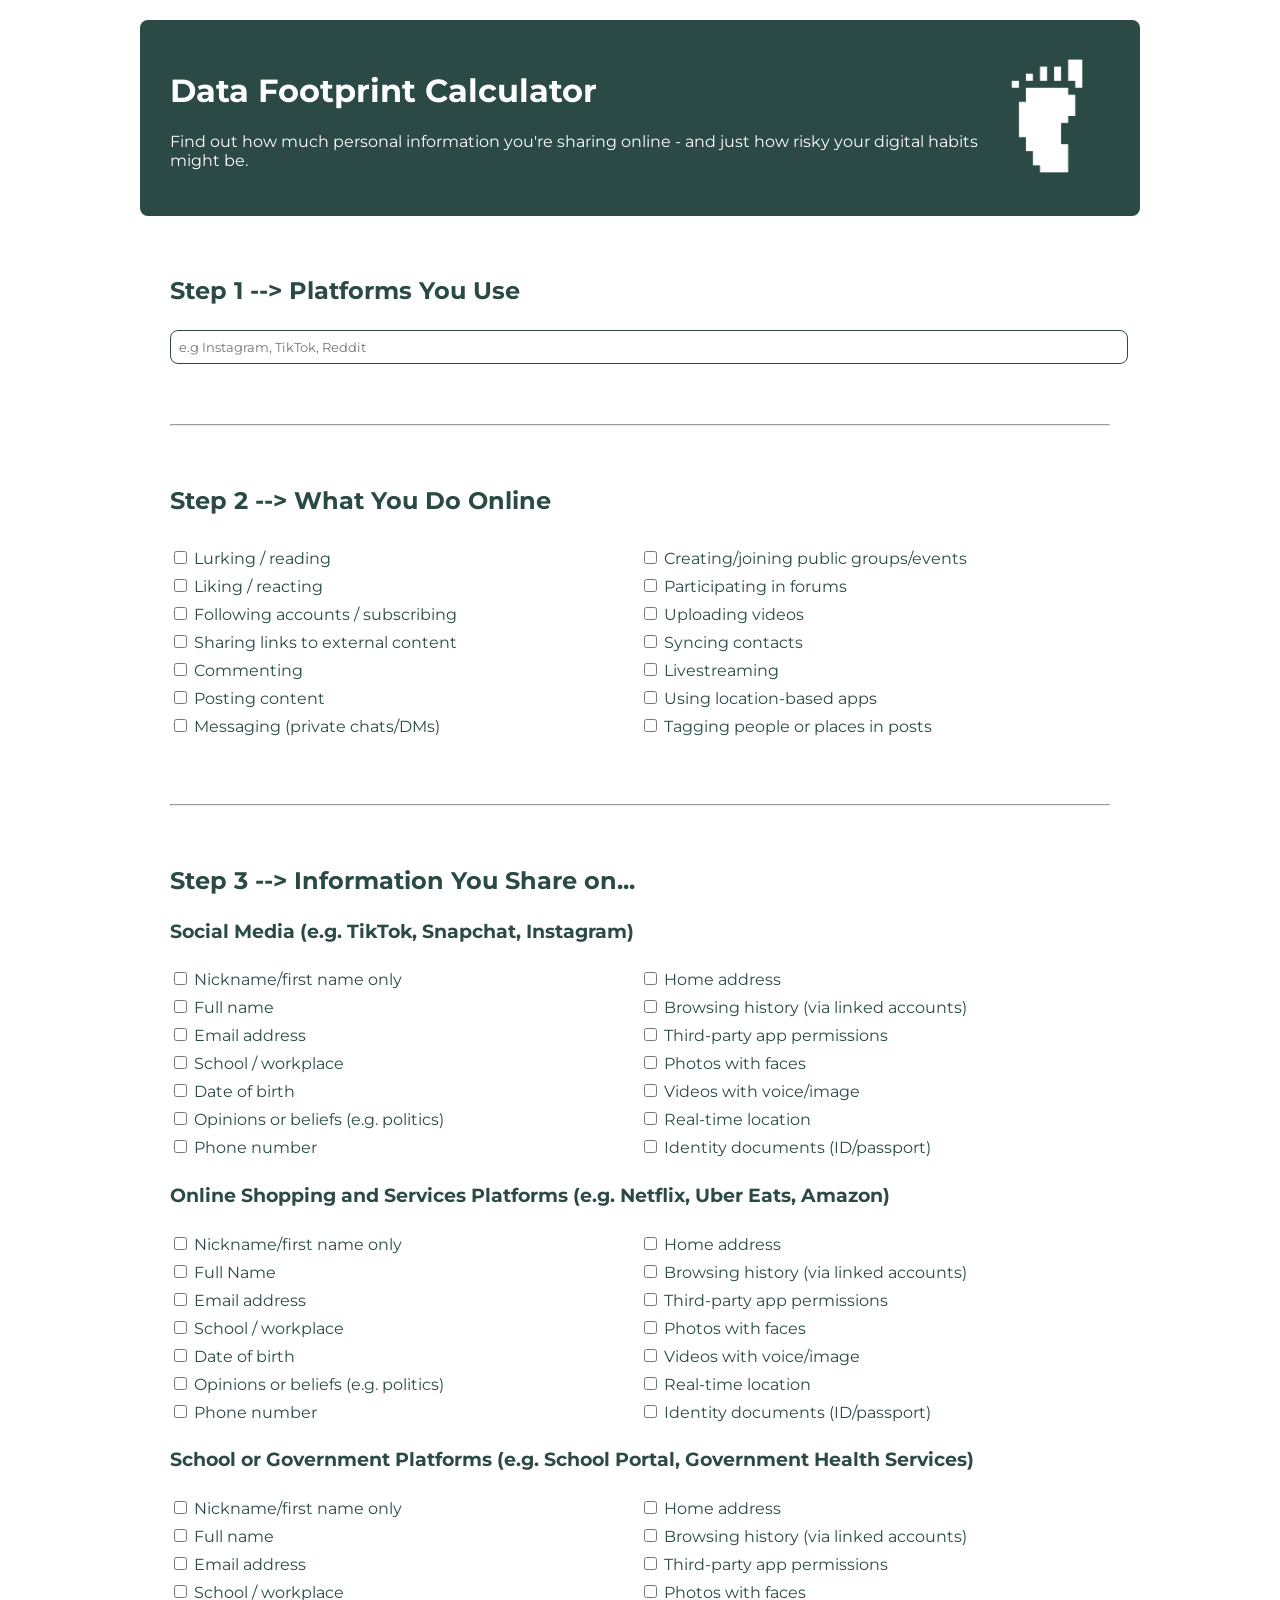
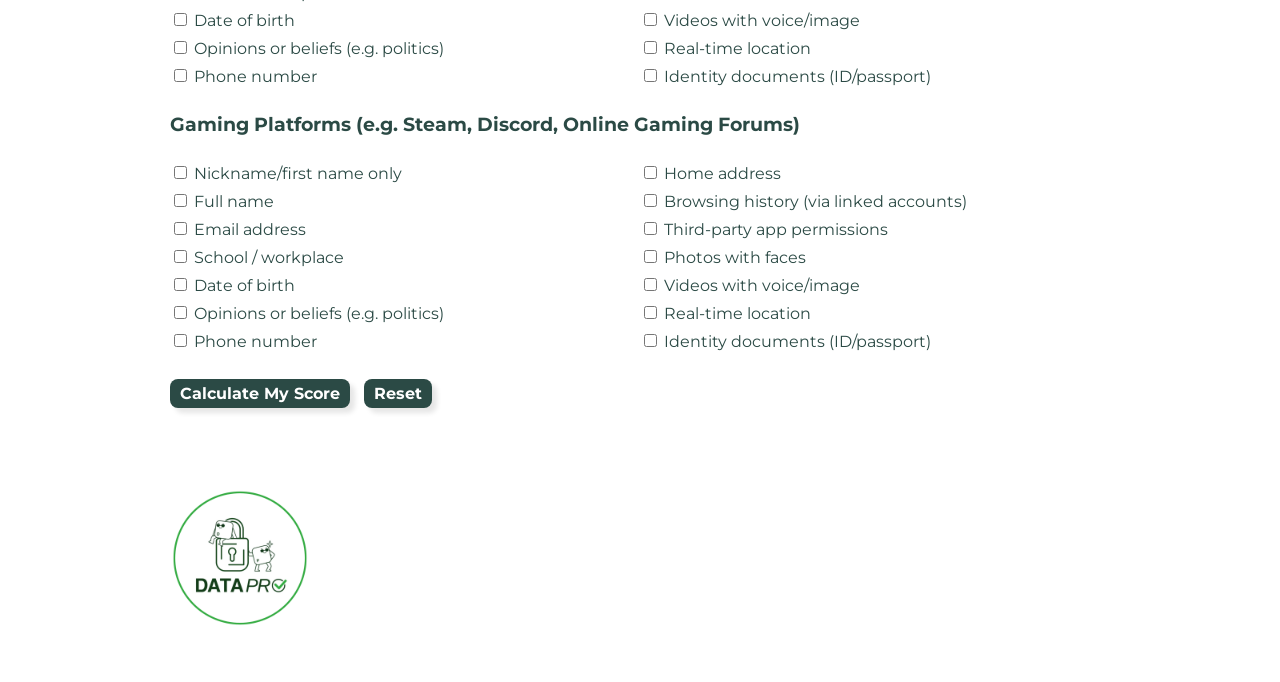
<file: index.html>
<!DOCTYPE html>
<html>

<head>
    <meta charset="UTF-8">
    <title>Data Footprint Calculator</title>
    <link rel="preconnect" href="https://fonts.googleapis.com">
    <link rel="preconnect" href="https://fonts.gstatic.com" crossorigin>
    <link
        href="https://fonts.googleapis.com/css2?family=Montserrat:ital,wght@0,100..900;1,100..900&family=Oswald:wght@200..700&family=Press+Start+2P&display=swap"
        rel="stylesheet">
    <link rel="stylesheet" href="styles.css">
    <meta name="viewport" content="width=device-width, initial-scale=1.0">
    <link rel="icon" href="assets/favicon-calculator.png" type="image/png">

</head>

<body>
    <div class="content-padding page-header flex-row">
        <div>
            <h1>Data Footprint Calculator</h1>
            <p style="color: white;">Find out how much personal information you're sharing online - and just how risky
                your digital habits might be.</p>
        </div>
        <div>
            <img src="assets/footprint-pixelated.png" alt="footprint icon">
        </div>

    </div>

    <form id="footprintForm" class="content-padding">
        <h2>Step 1 --> Platforms You Use</h2>
        <label><input type="text" name="platforms" placeholder="e.g Instagram, TikTok, Reddit"
                style="width:100%;"></label>

        <hr>
        <h2>Step 2 --> What You Do Online</h2>
        <div class="flex-row">
            <div class="checkbox-container">
                <label><input type="checkbox" name="activity" value="1"> Lurking / reading</label>
                <label><input type="checkbox" name="activity" value="1"> Liking / reacting</label>
                <label><input type="checkbox" name="activity" value="1"> Following accounts / subscribing</label>
                <label><input type="checkbox" name="activity" value="2"> Sharing links to external content</label>
                <label><input type="checkbox" name="activity" value="2"> Commenting</label>
                <label><input type="checkbox" name="activity" value="2"> Posting content</label>
                <label><input type="checkbox" name="activity" value="2"> Messaging (private chats/DMs)</label>
            </div>
            <div>
                <label><input type="checkbox" name="activity" value="2"> Creating/joining public groups/events</label>
                <label><input type="checkbox" name="activity" value="2"> Participating in forums</label>
                <label><input type="checkbox" name="activity" value="3"> Uploading videos</label>
                <label><input type="checkbox" name="activity" value="3"> Syncing contacts</label>
                <label><input type="checkbox" name="activity" value="4"> Livestreaming</label>
                <label><input type="checkbox" name="activity" value="4"> Using location-based apps</label>
                <label><input type="checkbox" name="activity" value="4"> Tagging people or places in posts</label>
            </div>
        </div>
        <hr>
        <h2>Step 3 --> Information You Share on...</h2>
        <h3>Social Media (e.g. TikTok, Snapchat, Instagram)</h3>
        <div class="flex-row">
            <div class="checkbox-container">
                <label><input type="checkbox" name="info" value="1"> Nickname/first name only</label>
                <label><input type="checkbox" name="info" value="2"> Full name</label>
                <label><input type="checkbox" name="info" value="2"> Email address</label>
                <label><input type="checkbox" name="info" value="3"> School / workplace</label>
                <label><input type="checkbox" name="info" value="2"> Date of birth</label>
                <label><input type="checkbox" name="info" value="2"> Opinions or beliefs (e.g. politics)</label>
                <label><input type="checkbox" name="info" value="3"> Phone number</label>
            </div>
            <div>
                <label><input type="checkbox" name="info" value="3"> Home address</label>
                <label><input type="checkbox" name="info" value="3"> Browsing history (via linked accounts)</label>
                <label><input type="checkbox" name="info" value="3"> Third-party app permissions</label>
                <label><input type="checkbox" name="info" value="3"> Photos with faces</label>
                <label><input type="checkbox" name="info" value="3"> Videos with voice/image</label>
                <label><input type="checkbox" name="info" value="4"> Real-time location</label>
                <label><input type="checkbox" name="info" value="4"> Identity documents (ID/passport)</label>
            </div>
        </div>

        <h3>Online Shopping and Services Platforms (e.g. Netflix, Uber Eats, Amazon)</h3>
        <div class="flex-row">
            <div class="checkbox-container">
                <label><input type="checkbox" name="info" value="1"> Nickname/first name only</label>
                <label><input type="checkbox" name="info" value="2"> Full Name</label>
                <label><input type="checkbox" name="info" value="2"> Email address</label>
                <label><input type="checkbox" name="info" value="3"> School / workplace</label>
                <label><input type="checkbox" name="info" value="3"> Date of birth</label>
                <label><input type="checkbox" name="info" value="2"> Opinions or beliefs (e.g. politics)</label>
                <label><input type="checkbox" name="info" value="3"> Phone number</label>
            </div>
            <div>
                <label><input type="checkbox" name="info" value="2"> Home address</label>
                <label><input type="checkbox" name="info" value="3"> Browsing history (via linked accounts)</label>
                <label><input type="checkbox" name="info" value="3"> Third-party app permissions</label>
                <label><input type="checkbox" name="info" value="2"> Photos with faces</label>
                <label><input type="checkbox" name="info" value="2"> Videos with voice/image</label>
                <label><input type="checkbox" name="info" value="3"> Real-time location</label>
                <label><input type="checkbox" name="info" value="4"> Identity documents (ID/passport)</label>
            </div>
        </div>

        <h3>School or Government Platforms (e.g. School Portal, Government Health Services)</h3>
        <div class="flex-row">
            <div class="checkbox-container">
                <label><input type="checkbox" name="info" value="1"> Nickname/first name only</label>
                <label><input type="checkbox" name="info" value="2"> Full name</label>
                <label><input type="checkbox" name="info" value="2"> Email address</label>
                <label><input type="checkbox" name="info" value="2"> School / workplace</label>
                <label><input type="checkbox" name="info" value="2"> Date of birth</label>
                <label><input type="checkbox" name="info" value="2"> Opinions or beliefs (e.g. politics)</label>
                <label><input type="checkbox" name="info" value="2"> Phone number</label>
            </div>
            <div>
                <label><input type="checkbox" name="info" value="2"> Home address</label>
                <label><input type="checkbox" name="info" value="2"> Browsing history (via linked accounts)</label>
                <label><input type="checkbox" name="info" value="2"> Third-party app permissions</label>
                <label><input type="checkbox" name="info" value="1"> Photos with faces</label>
                <label><input type="checkbox" name="info" value="1"> Videos with voice/image</label>
                <label><input type="checkbox" name="info" value="2"> Real-time location</label>
                <label><input type="checkbox" name="info" value="2"> Identity documents (ID/passport)</label>
            </div>
        </div>

        <h3>Gaming Platforms (e.g. Steam, Discord, Online Gaming Forums)</h3>
        <div class="flex-row">
            <div class="checkbox-container">
                <label><input type="checkbox" name="info" value="1"> Nickname/first name only</label>
                <label><input type="checkbox" name="info" value="3"> Full name</label>
                <label><input type="checkbox" name="info" value="3"> Email address</label>
                <label><input type="checkbox" name="info" value="3"> School / workplace</label>
                <label><input type="checkbox" name="info" value="2"> Date of birth</label>
                <label><input type="checkbox" name="info" value="2"> Opinions or beliefs (e.g. politics)</label>
                <label><input type="checkbox" name="info" value="3"> Phone number</label>
            </div>
            <div>
                <label><input type="checkbox" name="info" value="4"> Home address</label>
                <label><input type="checkbox" name="info" value="3"> Browsing history (via linked accounts)</label>
                <label><input type="checkbox" name="info" value="3"> Third-party app permissions</label>
                <label><input type="checkbox" name="info" value="3"> Photos with faces</label>
                <label><input type="checkbox" name="info" value="3"> Videos with voice/image</label>
                <label><input type="checkbox" name="info" value="4"> Real-time location</label>
                <label><input type="checkbox" name="info" value="4"> Identity documents (ID/passport)</label>
            </div>
        </div>

        <button type="button" id="submitBtn" style="margin-top:20px;">Calculate My Score</button>
        <button type="button" id="resetBtn" style="margin-left:10px;">Reset</button>

    </form>



    <div id="result" style="color: black;"></div>

    <div id="riskBreakdown" class="hidden content-padding">

        <hr>

        <h2>Understanding the Risks</h2>
        <p>Below you’ll find a full explanation of the risks associated with the things you do and share online. Not all
            actions are equally risky — context matters, so <e>where</e> you post something can make a big difference.
            For example, sharing your location privately with friends is very different from posting it publicly on a
            livestream. That’s why we’ve broken things down into separate tables based on the type of platform you’re
            using.</p>
        <p>Check out the links below to explore each category in more detail:</p>
        <ul>
            <li class="explananation-li"><a href="#activities-done-table">Activities done online</a></li>
            <li class="explananation-li"><a href="#info-sm-table">Information shared on social media platforms</a></li>
            <li class="explananation-li"><a href="#info-shopping-table">Information shared on online shopping and
                    services platforms</a></li>
            <li class="explananation-li"><a href="#info-school-table">Information shared on school or government
                    platforms</a></li>
            <li class="explananation-li"><a href="#info-gaming-table">Information shared on gaming platforms</a></li>
        </ul>
        <p>The more you understand, the more in control you’ll be of your data footprint. Stay safe out there!</p>

        <h3 style="padding-top: 24px;" id="activities-done-table">Activites Done Online</h3>
        <div class="table-container">
            <table>
                <thead>
                    <tr>
                        <th>Activity</th>
                        <th>Risk Level</th>
                        <th>Why it Might Be Risky</th>
                    </tr>
                </thead>
                <tbody>
                    <tr>
                        <td>Lurking / reading</td>
                        <td>Low</td>
                        <td>Passive activity; no data is shared.</td>
                    </tr>
                    <tr>
                        <td>Liking / reacting</td>
                        <td>Low</td>
                        <td>Minimal data is shared; patterns may still be tracked.</td>
                    </tr>
                    <tr>
                        <td>Following accounts / subscribing</td>
                        <td>Low</td>
                        <td>May reveal interests, but limited direct exposure.</td>
                    </tr>
                    <tr>
                        <td>Sharing links to external content</td>
                        <td>Medium</td>
                        <td>Can indicate views and interests; can include tracking links.</td>
                    </tr>
                    <tr>
                        <td>Commenting</td>
                        <td>Medium</td>
                        <td>Reveals opinions; may include personal info unintentionally.</td>
                    </tr>
                    <tr>
                        <td>Posting content</td>
                        <td>Medium</td>
                        <td>May contain identifying details or patterns of behaviour.</td>
                    </tr>
                    <tr>
                        <td>Messaging (private chats/DMs)</td>
                        <td>Medium</td>
                        <td>Private, but still stored and potentially exposed.</td>
                    </tr>
                    <tr>
                        <td>Creating/joining public groups/events</td>
                        <td>Medium</td>
                        <td>Shows interests, affiliations, or physical presence.</td>
                    </tr>
                    <tr>
                        <td>Participating in forums</td>
                        <td>Medium</td>
                        <td>Often permanent, searchable, and potentially identifying.</td>
                    </tr>
                    <tr>
                        <td>Uploading videos</td>
                        <td>High</td>
                        <td>Can reveal appearance, voice, surroundings, identity.</td>
                    </tr>
                    <tr>
                        <td>Syncing contacts</td>
                        <td>High</td>
                        <td>Shares your personal network with the platform.</td>
                    </tr>
                    <tr>
                        <td>Livestreaming</td>
                        <td>Very High</td>
                        <td>Real-time exposure with high potential for oversharing.</td>
                    </tr>
                    <tr>
                        <td>Using location-based apps</td>
                        <td>Very High</td>
                        <td>Tracks movements and habits in real time.</td>
                    </tr>
                    <tr>
                        <td>Tagging people or places in posts</td>
                        <td>Very High</td>
                        <td>Reveals identity, location, and relationships.</td>
                    </tr>
                </tbody>
            </table>
        </div>

        <h3 style="padding-top: 24px;" id="info-sm-table">Information Shared on Social Media Platforms</h3>
        <div class="table-container">
            <table>
                <thead>
                    <tr>
                        <th>Type of Info Shared</th>
                        <th>Sensitivity Level</th>
                        <th>Why it Might Be Risky</th>
                    </tr>
                </thead>
                <tbody>
                    <tr>
                        <td>Nickname/first name only</td>
                        <td>Low</td>
                        <td>Low risk of being personally identified or tracked.</td>
                    </tr>
                    <tr>
                        <td>Full name</td>
                        <td>Medium</td>
                        <td>Easier for strangers to find you and other personal details about you.</td>
                    </tr>
                    <tr>
                        <td>Email address</td>
                        <td>Medium</td>
                        <td>Can be used for tracking, spam, or phishing attempts.</td>
                    </tr>
                    <tr>
                        <td>Date of birth</td>
                        <td>Medium</td>
                        <td>Used in security questions. May expose you to identity theft risks.</td>
                    </tr>
                    <tr>
                        <td>Opinions or beliefs (e.g. politics)</td>
                        <td>Medium</td>
                        <td>Can be used to profile or target you with manipulative content or ads.</td>
                    </tr>
                    <tr>
                        <td>School / workplace</td>
                        <td>High</td>
                        <td>Reveals daily routine and location, increasing risk of unwanted contact or stalking.</td>
                    </tr>
                    <tr>
                        <td>Phone number</td>
                        <td>High</td>
                        <td>Used for verification, but also enables spam, scams, tracking, and potential account takeover.</td>
                    </tr>
                    <tr>
                        <td>Home address</td>
                        <td>High</td>
                        <td>Reveals where you live; risk of stalking or physical harm.</td>
                    </tr>
                    <tr>
                        <td>Browsing history (via linked accounts)</td>
                        <td>High</td>
                        <td>Can build an in-depth profile of your habits and interests which could be used for manipulation.</td>
                    </tr>
                    <tr>
                        <td>Third-party app permissions</td>
                        <td>High</td>
                        <td>Allows other apps access to your data, often with little transparency.</td>
                    </tr>
                    <tr>
                        <td>Photos with faces</td>
                        <td>High</td>
                        <td>Risks include facial recognition abuse and unwanted identification.</td>
                    </tr>
                    <tr>
                        <td>Videos with voice/image</td>
                        <td>High</td>
                        <td>Reveals multiple personal characteristics and details, increasing privacy invasion risk.</td>
                    </tr>
                    <tr>
                        <td>Real-time location</td>
                        <td>Very High</td>
                        <td>Can be used to track movements and current position, increasing risk of stalking or physical harm.</td>
                    </tr>
                    <tr>
                        <td>Identity documents (ID/passport)</td>
                        <td>Very High</td>
                        <td>Highly sensitive; can lead to identity theft or fraud.</td>
                    </tr>
                </tbody>
            </table>
        </div>

        <h3 style="padding-top: 24px;" id="info-shopping-table">Information Shared on Online Shopping & Services
            Platforms</h3>
        <div class="table-container">
            <table>
                <thead>
                    <tr>
                        <th>Type of Info Shared</th>
                        <th>Sensitivity Level</th>
                        <th>Why it Might Be Risky</th>
                    </tr>
                </thead>
                <tbody>
                    <tr>
                        <td>Nickname/first name only</td>
                        <td>Low</td>
                        <td>Can be linked with purchase habits. May not identify you alone but helps build a profile.</td>
                    </tr>
                    <tr>
                        <td>Full name</td>
                        <td>Medium</td>
                        <td>Easier to target with spam or phishing.</td>
                    </tr>
                    <tr>
                        <td>Opinions or beliefs (e.g. politics)</td>
                        <td>Medium</td>
                        <td>Used to create detailed profiles and target with manipulative ads.</td>
                    </tr>
                    <tr>
                        <td>Email address</td>
                        <td>Medium</td>
                        <td>Vulnerable to spam/phishing.</td>
                    </tr>
                    <tr>
                        <td>Home address</td>
                        <td>High</td>
                        <td>Required for delivery purposes, but poses risks if leaked.</td>
                    </tr>

                    <tr>
                        <td>School / workplace</td>
                        <td>High</td>
                        <td>Reveals daily routine and location, increasing risk of unwanted contact or stalking.</td>
                    </tr>
                    <tr>
                        <td>Date of birth</td>
                        <td>High</td>
                        <td>Exposure increases risk of identity theft and account hacking.</td>
                    </tr>
                    <tr>
                        <td>Phone number</td>
                        <td>High</td>
                        <td>Can be required for delivery updates but vulnerable to scam calls and account takeover attempts.</td>
                    </tr>
                    <tr>
                        <td>Browsing history (via linked accounts)</td>
                        <td>High</td>
                        <td>Used for highly targeted advertising and profiling.</td>
                    </tr>
                    <tr>
                        <td>Third-party app permissions</td>
                        <td>High</td>
                        <td>Grants broad access to sensitive order and account data, often without clear control.</td>
                    </tr>
                    <tr>
                        <td>Photos with faces</td>
                        <td>High</td>
                        <td>Rarely required for online shopping/sevices - exposes identity and can be used in facial recognition or identity theft.</td>
                    </tr>
                    <tr>
                        <td>Videos with voice/image</td>
                        <td>High</td>
                        <td>Rarely required for online shopping/sevices - can reveal personal surroundings and habits, risking privacy invasion.</td>
                    </tr>
                    <tr>
                        <td>Real-time location</td>
                        <td>High</td>
                        <td>Used for deliveries or transport, but discloses your movements, enabling tracking or physical risks.</td>
                    </tr>
                    <tr>
                        <td>Identity documents (ID/passport)</td>
                        <td>Very High</td>
                        <td>Sometimes required for ID verification but extremely sensitive; misuse can lead to severe fraud or identity theft.</td>
                    </tr>
                </tbody>
            </table>
        </div>

        <h3 style="padding-top: 24px;" id="info-school-table">Information Shared on School or Government Platforms</h3>
        <div class="table-container">
            <table>
                <thead>
                    <tr>
                        <th>Type of Info Shared</th>
                        <th>Sensitivity Level</th>
                        <th>Why it Might Be Risky</th>
                    </tr>
                </thead>
                <tbody>
                    <tr>
                        <td>Nickname/first name only</td>
                        <td>Low</td>
                        <td>Mostly internal use; limited public exposure. Low risk of outside profiling.</td>
                    </tr>
                    <tr>
                        <td>Full name</td>
                        <td>Medium</td>
                        <td>Necessary for official use and usually well protected, but risky if data leaks occur.</td>
                    </tr>
                    <tr>
                        <td>Photos with faces</td>
                        <td>Low</td>
                        <td>Usually restricted access but can risk identity exposure if leaked.</td>
                    </tr>
                    <tr>
                        <td>Videos with voice/image</td>
                        <td>Low</td>
                        <td>Could reveal personal details if shared externally.</td>
                    </tr>
                    <tr>
                        <td>Email address</td>
                        <td>Medium</td>
                        <td>Susceptible to phishing if compromised.</td>
                    </tr>
                    <tr>
                        <td>School / workplace</td>
                        <td>Medium</td>
                        <td>Can reveal age group, study focus, and daily schedule. Can increase risk of unwanted contact.</td>
                    </tr>
                    <tr>
                        <td>Date of birth</td>
                        <td>Medium</td>
                        <td>Risk of identity theft if exposed beyond necessary use.</td>
                    </tr>
                    <tr>
                        <td>Opinions or beliefs (e.g. politics)</td>
                        <td>Medium</td>
                        <td>May lead to unwanted profiling or bias if not kept confidential.</td>
                    </tr>
                    <tr>
                        <td>Phone number</td>
                        <td>Medium</td>
                        <td>Risk of misuse if exposed - susceptible to spam/scams.</td>
                    </tr>
                    <tr>
                        <td>Home address</td>
                        <td>Medium</td>
                        <td>Sensitive info; exposure can lead to physical risks or fraud.</td>
                    </tr>
                    <tr>
                        <td>Browsing history (via linked accounts)</td>
                        <td>Medium</td>
                        <td>Could reveal learning habits or interest areas - can be used for profiling or intrusive targeting.</td>
                    </tr>
                    <tr>
                        <td>Third-party app permissions</td>
                        <td>Medium</td>
                        <td>May grant external apps access to personal/learning data, risking exposure if apps are misused.</td>
                    </tr>
                    <tr>
                        <td>Real-time location</td>
                        <td>Medium</td>
                        <td>Could reveal whereabouts if mishandled - increased risk of unwanted contact or stalking.</td>
                    </tr>
                    <tr>
                        <td>Identity documents (ID/passport)</td>
                        <td>Medium</td>
                        <td>Must be securely stored; leaks risk identity theft or fraud.</td>
                    </tr>
                </tbody>
            </table>
        </div>

        <h3 style="padding-top: 24px;">Information Shared on Gaming Platforms</h3>
        <div class="table-container">
            <table id="info-gaming-table">
                <thead>
                    <tr>
                        <th>Type of Info Shared</th>
                        <th>Sensitivity Level</th>
                        <th>Why it Might Be Risky</th>
                    </tr>
                </thead>
                <tbody>
                    <tr>
                        <td>Nickname/first name only</td>
                        <td>Low</td>
                        <td>Often reused across platforms; can become identifiable.</td>
                    </tr>
                    <tr>
                        <td>Full Name</td>
                        <td>High</td>
                        <td>Sometimes required for registration, although usually hidden. Sharing openly increases risk of unwanted contact/exposure.</td>
                    </tr>
                    <tr>
                        <td>Date of birth</td>
                        <td>Medium</td>
                        <td>Used for age verification but can be exploited if leaked.</td>
                    </tr>
                    <tr>
                        <td>Opinions or beliefs (e.g. politics)</td>
                        <td>Medium</td>
                        <td>May appear in forums or chats — can be logged or used against you.</td>
                    </tr>
                    <tr>
                        <td>Email address</td>
                        <td>High</td>
                        <td>Target for phishing and spam.</td>
                    </tr>
                    <tr>
                        <td>School / workplace</td>
                        <td>High</td>
                        <td>May give away age or daily routines, increasing risk of stalking or unwanted contact.</td>
                    </tr>
                    <tr>
                        <td>Phone number</td>
                        <td>High</td>
                        <td>Can enable scams or harassment.</td>
                    </tr>
                    <tr>
                        <td>Browsing history (via linked accounts)</td>
                        <td>High</td>
                        <td>Used for targeting and profiling.</td>
                    </tr>
                    <tr>
                        <td>Third-party app permissions</td>
                        <td>High</td>
                        <td>Grants access to gaming data across services; risk if leaked or misused.</td>
                    </tr>
                    <tr>
                        <td>Photos with faces</td>
                        <td>High</td>
                        <td>Risks identity exposure.</td>
                    </tr>
                    <tr>
                        <td>Videos with voice/image</td>
                        <td>High</td>
                        <td>Reveals real-world identity details.</td>
                    </tr>
                    <tr>
                        <td>Home address</td>
                        <td>Very High</td>
                        <td>Rarely required — serious privacy risk if leaked.</td>
                    </tr>
                    <tr>
                        <td>Real-time location</td>
                        <td>Very High</td>
                        <td>Reveals your real-time physical location, which can compromise your privacy and safety.</td>
                    </tr>
                    <tr>
                        <td>Identity documents (ID/passport)</td>
                        <td>Very High</td>
                        <td>May be used in age verification but critical if compromised.</td>
                    </tr>
                </tbody>
            </table>
        </div>
    </div>


    </div>
    <div class="logo-container">
        <img src="assets/DataPro_logo_circle.png" alt="DataPro Project Logo" style="max-width: 200px;">
    </div>

    <script>

        // Calculate Data Footprint Score
        document.getElementById('submitBtn').addEventListener('click', function () {


            let activityCheckboxes = document.querySelectorAll('input[name="activity"]:checked');
            let infoCheckboxes = document.querySelectorAll('input[name="info"]:checked');

            let score = 0;

            // Calculate total score of all action checkboxes
            activityCheckboxes.forEach(cb => {
                let val = parseInt(cb.value);
                score += val;
                // convert to %
            });

            let percentageScore = Math.floor((score / 33) * 100);

            // Maps through all infoCheckbox values and assigns highest to higestRisk
            let highestRisk = infoCheckboxes.length ? Math.max(...[...infoCheckboxes].map(cb => parseInt(cb.value))) : 0;


            console.log(score);
            console.log(highestRisk);


            // Determine Footprint Size based on total score
            let footprintSize = '';
            if (score <= 8) {
                footprintSize = 'Minimal';
            } else if (score <= 17) {
                footprintSize = 'Moderate';
            } else if (score <= 25) {
                footprintSize = 'Significant';
            } else {
                footprintSize = 'Large';
            }

            let footprintSizeMessage = '';
            if (score <= 8) {
                footprintSizeMessage = 'You’re sharing very little personal information online. This means your data footprint is small, and it’s harder for others to track or profile you. Keep up the good habits!';
            } else if (score <= 17) {
                footprintSizeMessage = 'You’re sharing a fair amount of personal information online. Your data footprint is growing, which can make it easier for companies or others to learn about your habits and preferences. Consider reviewing what you share and how often.';
            } else if (score <= 25) {
                footprintSizeMessage = 'You’ve shared quite a lot of personal information online. Your data footprint is now quite visible and could be used to build a detailed profile of you. It’s a good time to think carefully about privacy settings and the data you put out there.';
            } else {
                footprintSizeMessage = 'You’ve shared a substantial amount of personal information online, increasing your digital exposure. This level of sharing can put you at greater risk for privacy breaches or unwanted tracking. Consider tightening your privacy controls and being cautious about what you share in the future.';
            }

            // Determine Risk Level based on highest risk value
            let riskLevel = '';
            switch (highestRisk) {
                case 4:
                    riskLevel = 'High';
                    break;
                case 3:
                    riskLevel = 'Moderate';
                    break;
                case 2:
                    riskLevel = 'Low';
                    break;
                default:
                    riskLevel = 'Minimal';
            }

            let riskLevelMessage = '';
            switch (highestRisk) {
                case 4:
                    riskLevelMessage = 'You’ve shared highly sensitive personal information. This could expose you to privacy breaches, identity theft, or unwanted attention. Consider reviewing what kind of content you post and adjusting your privacy settings.';
                    break;
                case 3:
                    riskLevelMessage = 'You’re sharing some sensitive data which could make you more visible online. There’s a risk that this information could be used in ways you didn’t intend. Think about what you’re sharing and who can see it.';
                    break;
                case 2:
                    riskLevelMessage = 'You have moderate sharing behaviour. You’re making some data visible online, but it’s not highly sensitive. Still, it’s worth occasionally reviewing your sharing habits and privacy settings.';
                    break;
                default:
                    riskLevelMessage = 'Your online activity is quite safe. You’re cautious about what you share and who can see it. Keep it up and stay aware as digital platforms change.';
            }

            // Determine footprint size title colour
            let footprintSizeTitleColor = '';
            if (score <= 8) {
                footprintSizeTitleColor = "green";
            } else if (score <= 17) {
                footprintSizeTitleColor = "yellow";
            } else if (score <= 25) {
                footprintSizeTitleColor = "orange";
            } else if (score <= 33) {
                footprintSizeTitleColor = "red";
            };

            console.log("footprint size title colour: ", footprintSizeTitleColor);

            // Determine risk level title colour
            let riskLevelTitleColor = '';
            if (highestRisk <= 1) {
                riskLevelTitleColor = "green";
            } else if (highestRisk === 2) {
                riskLevelTitleColor = "yellow";
            } else if (highestRisk === 3) {
                riskLevelTitleColor = "orange";
            } else if (highestRisk === 4) {
                riskLevelTitleColor = "red";
            };

            console.log("risk level title colour: ", riskLevelTitleColor);


            // Show result div and populate results
            let resultDiv = document.getElementById('result');
            resultDiv.innerHTML = `
                <div>
                <h2>The results are in...</h2>
                <h3 id="footprint-size-title">Footprint Size: ${footprintSize}</h3>
                Your Data Footprint score is <strong>${percentageScore}%</strong>
                <p>${footprintSizeMessage}</p>
                <h3 id="risk-level-title">Risk Level: ${riskLevel}</h3>
                <p>${riskLevelMessage}</p>    
                </div>
                <div>
                <img src="assets/result-trophy-icon.png">  
                </div>
`;


            // Get title and assign colour:

            const footprintSizeTitle = document.getElementById('footprint-size-title');
            const riskLevelTitle = document.getElementById('risk-level-title');

            footprintSizeTitle.classList.add(footprintSizeTitleColor);
            riskLevelTitle.classList.add(riskLevelTitleColor);

            resultDiv.classList.remove('hidden');
            // resultDiv.removeAttribute('class');
            resultDiv.classList.add('result-visible');
            resultDiv.classList.add('visible');


            // Show Risk Breakdown table
            const breakdown = document.getElementById("riskBreakdown");
            breakdown.classList.remove('hidden');
            breakdown.classList.add('visible');


        });

        // Reset Form 
        document.getElementById('resetBtn').addEventListener('click', function () {

            // Hide results
            const resultDiv = document.getElementById('result');
            resultDiv.classList.remove('visible');
            resultDiv.classList.remove('result-visible');
            resultDiv.classList.add('hidden');

            // Hide the breakdown table
            const breakdown = document.getElementById("riskBreakdown");
            breakdown.classList.remove("visible");
            breakdown.classList.add("hidden");

            // Uncheck checkboxes
            document.querySelectorAll('input[type="checkbox"]').forEach(cb => cb.checked = false);

            // Clear platforms input
            document.querySelector('input[name="platforms"]').value = '';



        });

    </script>

</body>

</html>
</file>
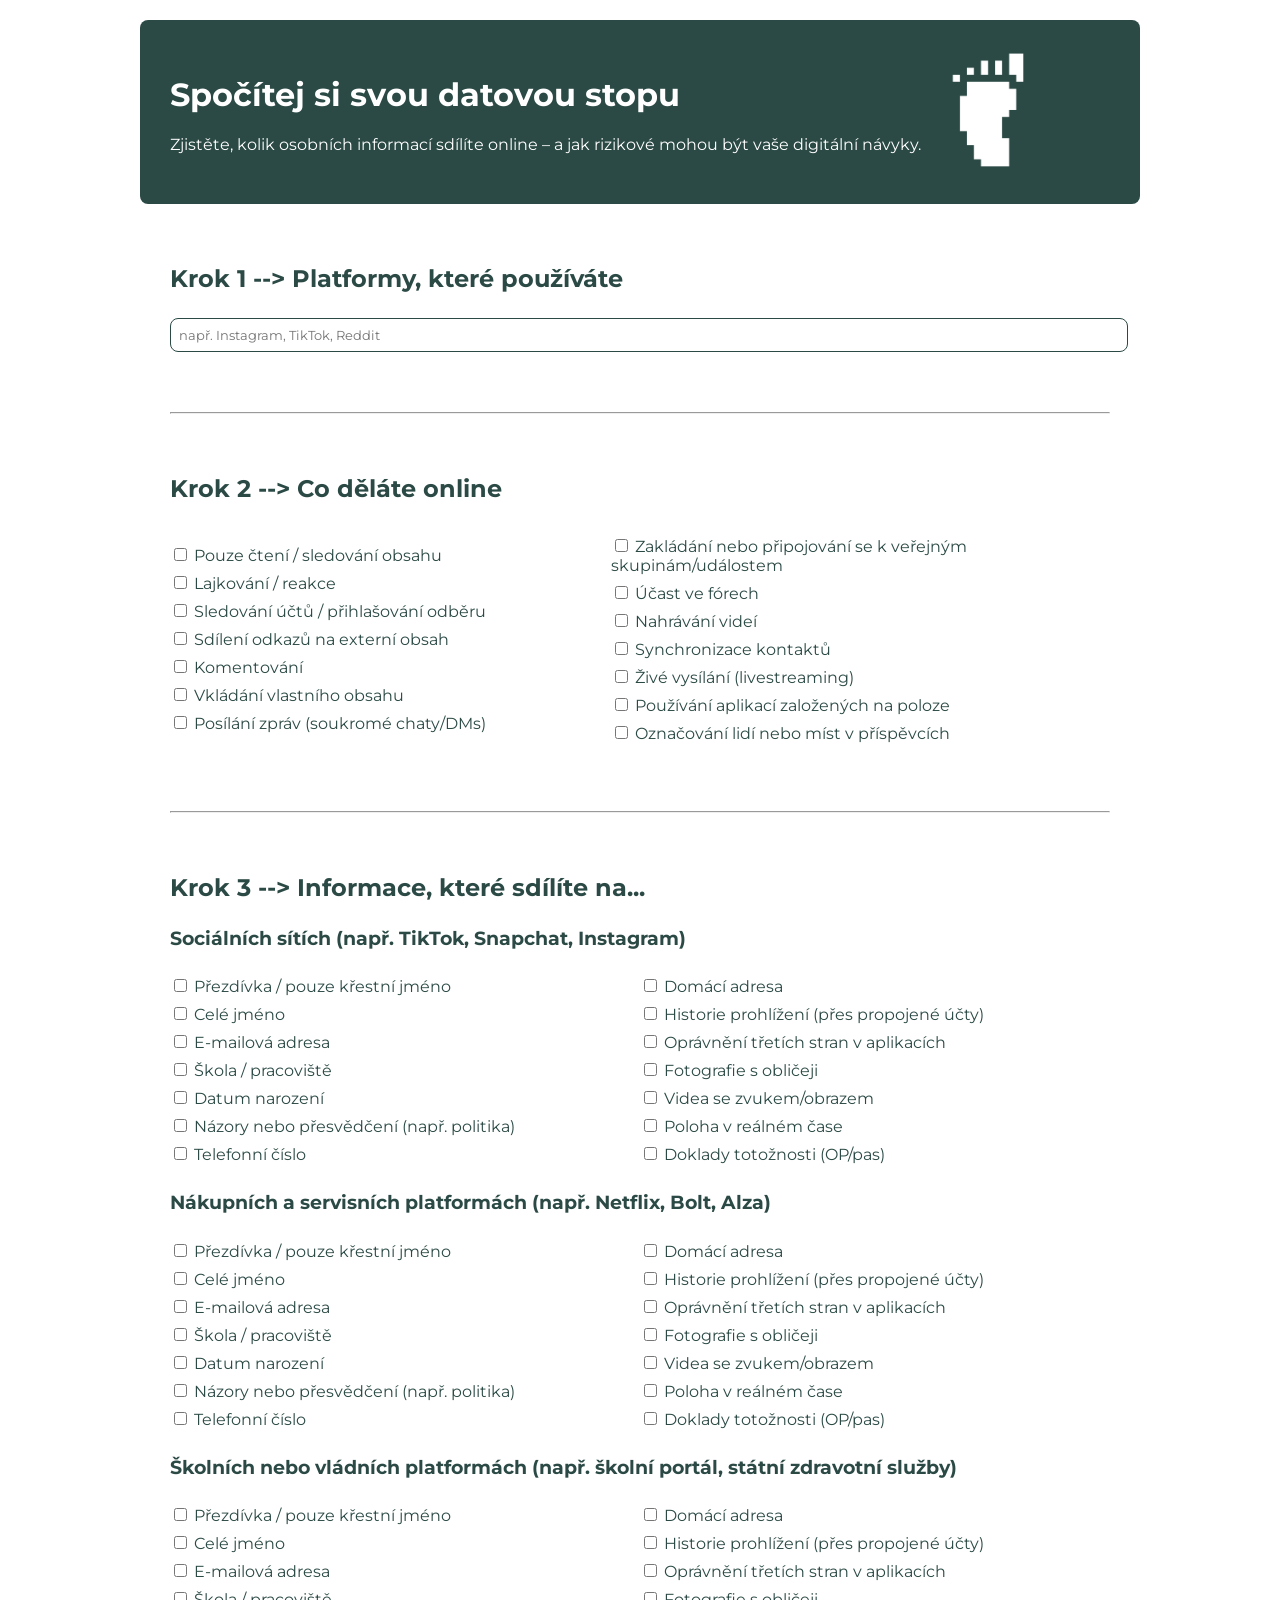
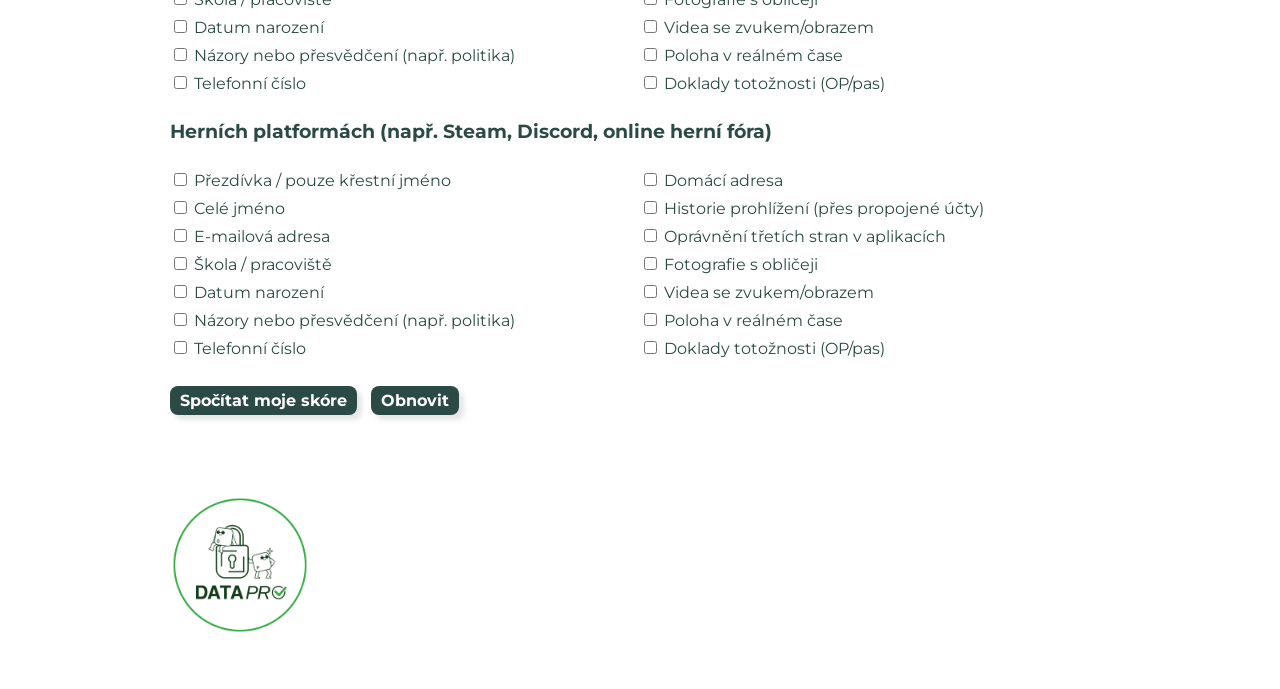
<file: cz.html>
<!DOCTYPE html>
<html>

<head>
    <meta charset="UTF-8">
    <title>Spočítej si svou datovou stopu</title>
    <link rel="preconnect" href="https://fonts.googleapis.com">
    <link rel="preconnect" href="https://fonts.gstatic.com" crossorigin>
    <link
        href="https://fonts.googleapis.com/css2?family=Montserrat:ital,wght@0,100..900;1,100..900&family=Oswald:wght@200..700&family=Press+Start+2P&display=swap"
        rel="stylesheet">
    <link rel="stylesheet" href="styles.css">
    <meta name="viewport" content="width=device-width, initial-scale=1.0">
    <link rel="icon" href="assets/favicon-calculator.png" type="image/png">

</head>

<body>
    <div class="content-padding page-header flex-row">
        <div>
            <h1>Spočítej si svou datovou stopu</h1>
            <p style="color: white;">Zjistěte, kolik osobních informací sdílíte online – a jak rizikové mohou být vaše digitální návyky.</p>
        </div>
        <div>
            <img src="assets/footprint-pixelated.png" alt="footprint icon">
        </div>

    </div>

    <form id="footprintForm" class="content-padding">
        <h2>Krok 1 --> Platformy, které používáte</h2>
        <label><input type="text" name="platforms" placeholder="např. Instagram, TikTok, Reddit"
                style="width:100%;"></label>

        <hr>
        <h2>Krok 2 --> Co děláte online</h2>
        <div class="flex-row">
            <div class="checkbox-container">
                <label><input type="checkbox" name="activity" value="1"> Pouze čtení / sledování obsahu</label>
                <label><input type="checkbox" name="activity" value="1"> Lajkování / reakce</label>
                <label><input type="checkbox" name="activity" value="1"> Sledování účtů / přihlašování odběru</label>
                <label><input type="checkbox" name="activity" value="2"> Sdílení odkazů na externí obsah</label>
                <label><input type="checkbox" name="activity" value="2"> Komentování</label>
                <label><input type="checkbox" name="activity" value="2"> Vkládání vlastního obsahu</label>
                <label><input type="checkbox" name="activity" value="2"> Posílání zpráv (soukromé chaty/DMs)</label>
            </div>
            <div>
                <label><input type="checkbox" name="activity" value="2"> Zakládání nebo připojování se k veřejným skupinám/událostem</label>
                <label><input type="checkbox" name="activity" value="2"> Účast ve fórech</label>
                <label><input type="checkbox" name="activity" value="3"> Nahrávání videí</label>
                <label><input type="checkbox" name="activity" value="3"> Synchronizace kontaktů</label>
                <label><input type="checkbox" name="activity" value="4"> Živé vysílání (livestreaming)</label>
                <label><input type="checkbox" name="activity" value="4"> Používání aplikací založených na poloze</label>
                <label><input type="checkbox" name="activity" value="4"> Označování lidí nebo míst v příspěvcích</label>
            </div>
        </div>
        <hr>
        <h2>Krok 3 --> Informace, které sdílíte na...</h2>
        <h3>Sociálních sítích (např. TikTok, Snapchat, Instagram)</h3>
        <div class="flex-row">
            <div class="checkbox-container">
                <label><input type="checkbox" name="info" value="1"> Přezdívka / pouze křestní jméno</label>
                <label><input type="checkbox" name="info" value="2"> Celé jméno</label>
                <label><input type="checkbox" name="info" value="2"> E-mailová adresa</label>
                <label><input type="checkbox" name="info" value="3"> Škola / pracoviště</label>
                <label><input type="checkbox" name="info" value="2"> Datum narození</label>
                <label><input type="checkbox" name="info" value="2"> Názory nebo přesvědčení (např. politika)</label>
                <label><input type="checkbox" name="info" value="3"> Telefonní číslo</label>
            </div>
            <div>
                <label><input type="checkbox" name="info" value="3"> Domácí adresa</label>
                <label><input type="checkbox" name="info" value="3"> Historie prohlížení (přes propojené účty)</label>
                <label><input type="checkbox" name="info" value="3"> Oprávnění třetích stran v aplikacích</label>
                <label><input type="checkbox" name="info" value="3"> Fotografie s obličeji</label>
                <label><input type="checkbox" name="info" value="3"> Videa se zvukem/obrazem</label>
                <label><input type="checkbox" name="info" value="4"> Poloha v reálném čase</label>
                <label><input type="checkbox" name="info" value="4"> Doklady totožnosti (OP/pas)</label>
            </div>
        </div>

        <h3>Nákupních a servisních platformách (např. Netflix, Bolt, Alza)</h3>
        <div class="flex-row">
            <div class="checkbox-container">
                <label><input type="checkbox" name="info" value="1"> Přezdívka / pouze křestní jméno</label>
                <label><input type="checkbox" name="info" value="2"> Celé jméno</label>
                <label><input type="checkbox" name="info" value="2"> E-mailová adresa</label>
                <label><input type="checkbox" name="info" value="3"> Škola / pracoviště</label>
                <label><input type="checkbox" name="info" value="3"> Datum narození</label>
                <label><input type="checkbox" name="info" value="2"> Názory nebo přesvědčení (např. politika)</label>
                <label><input type="checkbox" name="info" value="3"> Telefonní číslo</label>
            </div>
            <div>
                <label><input type="checkbox" name="info" value="2"> Domácí adresa</label>
                <label><input type="checkbox" name="info" value="3"> Historie prohlížení (přes propojené účty)</label>
                <label><input type="checkbox" name="info" value="3"> Oprávnění třetích stran v aplikacích</label>
                <label><input type="checkbox" name="info" value="2"> Fotografie s obličeji</label>
                <label><input type="checkbox" name="info" value="2"> Videa se zvukem/obrazem</label>
                <label><input type="checkbox" name="info" value="3"> Poloha v reálném čase</label>
                <label><input type="checkbox" name="info" value="4"> Doklady totožnosti (OP/pas)</label>
            </div>
        </div>

        <h3>Školních nebo vládních platformách (např. školní portál, státní zdravotní služby)</h3>
        <div class="flex-row">
            <div class="checkbox-container">
                <label><input type="checkbox" name="info" value="1"> Přezdívka / pouze křestní jméno</label>
                <label><input type="checkbox" name="info" value="2"> Celé jméno</label>
                <label><input type="checkbox" name="info" value="2"> E-mailová adresa</label>
                <label><input type="checkbox" name="info" value="2"> Škola / pracoviště</label>
                <label><input type="checkbox" name="info" value="2"> Datum narození</label>
                <label><input type="checkbox" name="info" value="2"> Názory nebo přesvědčení (např. politika)</label>
                <label><input type="checkbox" name="info" value="2"> Telefonní číslo</label>
            </div>
            <div>
                <label><input type="checkbox" name="info" value="2"> Domácí adresa</label>
                <label><input type="checkbox" name="info" value="2"> Historie prohlížení (přes propojené účty)</label>
                <label><input type="checkbox" name="info" value="2"> Oprávnění třetích stran v aplikacích</label>
                <label><input type="checkbox" name="info" value="1"> Fotografie s obličeji</label>
                <label><input type="checkbox" name="info" value="1"> Videa se zvukem/obrazem</label>
                <label><input type="checkbox" name="info" value="2"> Poloha v reálném čase</label>
                <label><input type="checkbox" name="info" value="2"> Doklady totožnosti (OP/pas)</label>
            </div>
        </div>

        <h3>Herních platformách (např. Steam, Discord, online herní fóra)</h3>
        <div class="flex-row">
            <div class="checkbox-container">
                <label><input type="checkbox" name="info" value="1"> Přezdívka / pouze křestní jméno</label>
                <label><input type="checkbox" name="info" value="3"> Celé jméno</label>
                <label><input type="checkbox" name="info" value="3"> E-mailová adresa</label>
                <label><input type="checkbox" name="info" value="3"> Škola / pracoviště</label>
                <label><input type="checkbox" name="info" value="2"> Datum narození</label>
                <label><input type="checkbox" name="info" value="2"> Názory nebo přesvědčení (např. politika)</label>
                <label><input type="checkbox" name="info" value="3"> Telefonní číslo</label>
            </div>
            <div>
                <label><input type="checkbox" name="info" value="4"> Domácí adresa</label>
                <label><input type="checkbox" name="info" value="3"> Historie prohlížení (přes propojené účty)</label>
                <label><input type="checkbox" name="info" value="3"> Oprávnění třetích stran v aplikacích</label>
                <label><input type="checkbox" name="info" value="3"> Fotografie s obličeji</label>
                <label><input type="checkbox" name="info" value="3"> Videa se zvukem/obrazem</label>
                <label><input type="checkbox" name="info" value="4"> Poloha v reálném čase</label>
                <label><input type="checkbox" name="info" value="4"> Doklady totožnosti (OP/pas)</label>
            </div>
        </div>

        <button type="button" id="submitBtn" style="margin-top:20px;">Spočítat moje skóre</button>
        <button type="button" id="resetBtn" style="margin-left:10px;">Obnovit</button>

    </form>



    <div id="result" style="color: black;"></div>

    <div id="riskBreakdown" class="hidden content-padding">

        <hr>

        <h2>Porozumění rizikům</h2>
        <p>Níže najdete podrobné vysvětlení rizik spojených s tím, co online děláte a sdílíte. Ne všechny činnosti jsou stejně rizikové – hodně záleží na kontextu. Například sdílet svou polohu soukromě s přáteli je něco úplně jiného než zveřejnit ji veřejně v živém vysílání. Proto jsme vše rozdělili do samostatných tabulek podle typu platformy, kterou používáte..</p>
        <p>Podívejte se na odkazy níže a prozkoumejte jednotlivé kategorie podrobněji:</p>
        <ul>
            <li class="explananation-li"><a href="#activities-done-table">Činnosti prováděné online</a></li>
            <li class="explananation-li"><a href="#info-sm-table">Informace sdílené na sociálních sítích</a></li>
            <li class="explananation-li"><a href="#info-shopping-table">Informace sdílené na nákupních a servisních platformách</a></li>
            <li class="explananation-li"><a href="#info-school-table">Informace sdílené na školních nebo vládních platformách</a></li>
            <li class="explananation-li"><a href="#info-gaming-table">Informace sdílené na herních platformách</a></li>
        </ul>
        <p>Čím lépe porozumíte, tím větší kontrolu budete mít nad svou datovou stopou. Buďte online v bezpečí!</p>

        <h3 style="padding-top: 24px;" id="activities-done-table">Činnosti prováděné online</h3>
        <div class="table-container">
            <table>
                <thead>
                    <tr>
                        <th>Činnost</th>
                        <th>Úroveň rizika</th>
                        <th>Proč to může být rizikové</th>
                    </tr>
                </thead>
                <tbody>
                    <tr>
                        <td>Pouze čtení / sledování obsahu</td>
                        <td>Nízká</td>
                        <td>Pasivní aktivita; žádná data se nesdílí.</td>
                    </tr>
                    <tr>
                        <td>Lajkování / reakce</td>
                        <td>Nízká</td>
                        <td>Sdílí se jen minimální data; přesto lze sledovat vzorce chování.</td>
                    </tr>
                    <tr>
                        <td>Sledování účtů / přihlašování odběru</td>
                        <td>Nízká</td>
                        <td>Může odhalit zájmy, ale přímé vystavení je omezené.</td>
                    </tr>
                    <tr>
                        <td>Sdílení odkazů na externí obsah</td>
                        <td>Střední</td>
                        <td>Může naznačit názory a zájmy; může obsahovat sledovací odkazy.</td>
                    </tr>
                    <tr>
                        <td>Komentování</td>
                        <td>Střední</td>
                        <td>Odhaluje názory; neúmyslně může zahrnovat osobní údaje.</td>
                    </tr>
                    <tr>
                        <td>Vkládání vlastního obsahu</td>
                        <td>Střední</td>
                        <td>Může obsahovat identifikační detaily nebo vzorce chování.</td>
                    </tr>
                    <tr>
                        <td>Posílání zpráv (soukromé chaty/DMs)</td>
                        <td>Střední</td>
                        <td>Soukromé, ale stále ukládané a potenciálně odhalitelné.</td>
                    </tr>
                    <tr>
                        <td>Zakládání nebo připojování se k veřejným skupinám/událostem</td>
                        <td>Střední</td>
                        <td>Ukazuje zájmy, příslušnost nebo fyzickou přítomnost.</td>
                    </tr>
                    <tr>
                        <td>Účast ve fórech</td>
                        <td>Střední</td>
                        <td>Často trvalé, dohledatelné a potenciálně identifikující.</td>
                    </tr>
                    <tr>
                        <td>Nahrávání videí</td>
                        <td>Vysoká</td>
                        <td>Může odhalit vzhled, hlas, okolí a identitu.</td>
                    </tr>
                    <tr>
                        <td>Synchronizace kontaktů</td>
                        <td>Vysoká</td>
                        <td>Sdílí vaši osobní síť s platformou.</td>
                    </tr>
                    <tr>
                        <td>Živé vysílání (livestreaming)</td>
                        <td>Velmi vysoká</td>
                        <td>Expozice v reálném čase s vysokým rizikem nadměrného sdílení.</td>
                    </tr>
                    <tr>
                        <td>Používání aplikací založených na poloze</td>
                        <td>Velmi vysoká</td>
                        <td>Sleduje pohyb a zvyky v reálném čase.</td>
                    </tr>
                    <tr>
                        <td>Označování lidí nebo míst v příspěvcích</td>
                        <td>Velmi vysoká</td>
                        <td>Odhaluje identitu, polohu a vztahy.</td>
                    </tr>
                </tbody>
            </table>
        </div>

        <h3 style="padding-top: 24px;" id="info-sm-table">Informace sdílené na sociálních sítích</h3>
        <div class="table-container">
            <table>
                <thead>
                    <tr>
                        <th>Typ sdílených informací</th>
                        <th>Úroveň citlivosti</th>
                        <th>Proč to může být rizikové</th>
                    </tr>
                </thead>
                <tbody>
                    <tr>
                        <td>Přezdívka / pouze křestní jméno</td>
                        <td>Nízká</td>
                        <td>Nízké riziko osobní identifikace nebo sledování.</td>
                    </tr>
                    <tr>
                        <td>Celé jméno</td>
                        <td>Střední</td>
                        <td>Snadnější, aby si vás cizí lidé našli a zjistili další osobní detaily.</td>
                    </tr>
                    <tr>
                        <td>E-mailová adresa</td>
                        <td>Střední</td>
                        <td>Může být využito ke sledování, spamu nebo phishingovým útokům.</td>
                    </tr>
                    <tr>
                        <td>Datum narození</td>
                        <td>Střední</td>
                        <td>Používá se v bezpečnostních otázkách. Může vás vystavit riziku krádeže identity.</td>
                    </tr>
                    <tr>
                        <td>Názory nebo přesvědčení (např. politika)</td>
                        <td>Střední</td>
                        <td>Může být využito k profilování nebo cílení manipulativním obsahem či reklamou.</td>
                    </tr>
                    <tr>
                        <td>Škola / pracoviště</td>
                        <td>Vysoká</td>
                        <td>Odhaluje denní rutinu a polohu, čímž zvyšuje riziko nežádoucího kontaktu nebo stalkingu.</td>
                    </tr>
                    <tr>
                        <td>Telefonní číslo</td>
                        <td>Vysoká</td>
                        <td>Používá se k ověřování, ale umožňuje také spam, podvody, sledování a případné převzetí účtu.</td>
                    </tr>
                    <tr>
                        <td>Domácí adresa</td>
                        <td>Vysoká</td>
                        <td>Odhaluje, kde bydlíte; riziko stalkingu nebo fyzické újmy.</td>
                    </tr>
                    <tr>
                        <td>Historie prohlížení (přes propojené účty)</td>
                        <td>Vysoká</td>
                        <td>Může vytvořit podrobný profil vašich zvyků a zájmů, který lze využít k manipulaci.</td>
                    </tr>
                    <tr>
                        <td>Oprávnění třetích stran v aplikacích</td>
                        <td>Vysoká</td>
                        <td>Umožňuje jiným aplikacím přístup k vašim datům, často bez dostatečné transparentnosti.</td>
                    </tr>
                    <tr>
                        <td>Fotografie s obličeji</td>
                        <td>Vysoká</td>
                        <td>Rizika zahrnují zneužití rozpoznávání obličeje a nežádoucí identifikaci.</td>
                    </tr>
                    <tr>
                        <td>Videa se zvukem/obrazem</td>
                        <td>Vysoká</td>
                        <td>Odhaluje více osobních charakteristik a detailů, čímž zvyšuje riziko narušení soukromí.</td>
                    </tr>
                    <tr>
                        <td>Poloha v reálném čase</td>
                        <td>Velmi vysoká</td>
                        <td>Může být použito ke sledování pohybu a aktuální polohy, čímž roste riziko stalkingu nebo fyzické újmy.</td>
                    </tr>
                    <tr>
                        <td>Doklady totožnosti (OP/pas)</td>
                        <td>Velmi vysoká</td>
                        <td>Vysoce citlivé; může vést ke krádeži identity nebo podvodu.</td>
                    </tr>
                </tbody>
            </table>
        </div>

        <h3 style="padding-top: 24px;" id="info-shopping-table">Informace sdílené na nákupních a servisních platformách</h3>
        <div class="table-container">
            <table>
                <thead>
                    <tr>
                        <th>Typ sdílených informací</th>
                        <th>Úroveň citlivosti</th>
                        <th>Proč to může být rizikové</th>
                    </tr>
                </thead>
                <tbody>
                    <tr>
                        <td>Přezdívka / pouze křestní jméno</td>
                        <td>Nízká</td>
                        <td>Může být spojeno s nákupními zvyklostmi. Samo o sobě vás nemusí identifikovat, ale pomáhá budovat profil.</td>
                    </tr>
                    <tr>
                        <td>Celé jméno</td>
                        <td>Střední</td>
                        <td>Snazší cílení spamu nebo phishingu.</td>
                    </tr>
                    <tr>
                        <td>Názory nebo přesvědčení (např. politika)</td>
                        <td>Střední</td>
                        <td>Používá se k vytváření podrobných profilů a cílení manipulativními reklamami.</td>
                    </tr>
                    <tr>
                        <td>E-mailová adresa</td>
                        <td>Střední</td>
                        <td>Zranitelné vůči spamu/phishingu.</td>
                    </tr>
                    <tr>
                        <td>Domácí adresa</td>
                        <td>Vysoká</td>
                        <td>Vyžadováno pro účely doručení, ale při úniku představuje riziko.</td>
                    </tr>

                    <tr>
                        <td>Škola / pracoviště</td>
                        <td>Vysoká</td>
                        <td>Odhaluje denní rutinu a polohu, čímž zvyšuje riziko nežádoucího kontaktu nebo stalkingu.</td>
                    </tr>
                    <tr>
                        <td>Datum narození</td>
                        <td>Vysoká</td>
                        <td>Zvyšuje riziko krádeže identity a napadení účtu.</td>
                    </tr>
                    <tr>
                        <td>Telefonní číslo</td>
                        <td>Vysoká</td>
                        <td>Může být vyžadováno pro aktualizace doručení, ale je zranitelné vůči podvodným hovorům a pokusům o převzetí účtu.</td>
                    </tr>
                    <tr>
                        <td>Historie prohlížení (přes propojené účty)</td>
                        <td>Vysoká</td>
                        <td>Využívá se pro velmi cílenou reklamu a profilování.</td>
                    </tr>
                    <tr>
                        <td>Oprávnění třetích stran v aplikacích</td>
                        <td>Vysoká</td>
                        <td>Poskytuje široký přístup k citlivým údajům o objednávkách a účtech, často bez jasné kontroly.</td>
                    </tr>
                    <tr>
                        <td>Fotografie s obličeji</td>
                        <td>Vysoká</td>
                        <td>Jen zřídka vyžadováno pro online nákupy/služby – odhaluje identitu a může být využito k rozpoznávání obličeje nebo krádeži identity.</td>
                    </tr>
                    <tr>
                        <td>Videa se zvukem/obrazem</td>
                        <td>Vysoká</td>
                        <td>Jen zřídka vyžadováno pro online nákupy/služby – může odhalit osobní prostředí a zvyky, čímž ohrožuje soukromí.</td>
                    </tr>
                    <tr>
                        <td>Poloha v reálném čase</td>
                        <td>Vysoká</td>
                        <td>Používá se pro doručování nebo dopravu, ale zveřejňuje váš pohyb, což umožňuje sledování nebo fyzické riziko.</td>
                    </tr>
                    <tr>
                        <td>Doklady totožnosti (OP/pas)</td>
                        <td>Velmi vysoká</td>
                        <td>Někdy je vyžadováno pro ověření totožnosti, ale je extrémně citlivé; zneužití může vést k závažným podvodům nebo krádeži identity.</td>
                    </tr>
                </tbody>
            </table>
        </div>

        <h3 style="padding-top: 24px;" id="info-school-table">Informace sdílené na školních nebo vládních platformách</h3>
        <div class="table-container">
            <table>
                <thead>
                    <tr>
                        <th>Typ sdílených informací</th>
                        <th>Úroveň citlivosti</th>
                        <th>Proč to může být rizikové</th>
                    </tr>
                </thead>
                <tbody>
                    <tr>
                        <td>Přezdívka / pouze křestní jméno</td>
                        <td>Nízká</td>
                        <td>Nezbytné pro oficiální využití a obvykle dobře chráněné, ale rizikové při úniku dat.</td>
                    </tr>
                    <tr>
                        <td>Fotografie s obličeji</td>
                        <td>Nízká</td>
                        <td>Obvykle s omezeným přístupem, ale při úniku hrozí odhalení identity.</td>
                    </tr>
                    <tr>
                        <td>Videa se zvukem/obrazem</td>
                        <td>Střední</td>
                        <td>Může odhalit osobní údaje, pokud je sdíleno externě.</td>
                    </tr>
                    <tr>
                        <td>Celé jméno</td>
                        <td>Střední</td>
                        <td>Obvykle s omezeným přístupem, ale při úniku hrozí odhalení identity.</td>
                    </tr>
                    <tr>
                        <td>E-mailová adresa</td>
                        <td>Střední</td>
                        <td>Zranitelné vůči phishingu v případě kompromitace.</td>
                    </tr>
                    <tr>
                        <td>Škola / pracoviště</td>
                        <td>Střední</td>
                        <td>Může odhalit věkovou skupinu, studijní zaměření a denní rozvrh. Zvyšuje riziko nežádoucího kontaktu.</td>
                    </tr>
                    <tr>
                        <td>Datum narození</td>
                        <td>Střední</td>
                        <td>Riziko krádeže identity, pokud se údaje dostanou mimo nezbytné využití.</td>
                    </tr>
                    <tr>
                        <td>Názory nebo přesvědčení (např. politika)</td>
                        <td>Střední</td>
                        <td>Může vést k nežádoucímu profilování nebo předsudkům, pokud nejsou údaje uchovány důvěrně.</td>
                    </tr>
                    <tr>
                        <td>Telefonní číslo</td>
                        <td>Střední</td>
                        <td>Riziko zneužití při úniku – náchylné ke spamu/podvodům.</td>
                    </tr>
                    <tr>
                        <td>Domácí adresa</td>
                        <td>Střední</td>
                        <td>Citlivé informace; jejich únik může vést k fyzickému ohrožení nebo podvodům.</td>
                    </tr>
                    <tr>
                        <td>Historie prohlížení (přes propojené účty)</td>
                        <td>Střední</td>
                        <td>Může odhalit studijní návyky či oblasti zájmu – lze využít k profilování nebo dotěrnému cílení.</td>
                    </tr>
                    <tr>
                        <td>Oprávnění třetích stran v aplikacích</td>
                        <td>Střední</td>
                        <td>Může poskytnout externím aplikacím přístup k osobním či studijním datům, což je rizikové, pokud jsou aplikace zneužity.</td>
                    </tr>
                    <tr>
                        <td>Poloha v reálném čase</td>
                        <td>Střední</td>
                        <td>Může odhalit polohu, pokud je špatně spravována – vyšší riziko nežádoucího kontaktu nebo stalkingu.</td>
                    </tr>
                    <tr>
                        <td>Doklady totožnosti (OP/pas)</td>
                        <td>Střední</td>
                        <td>Musí být bezpečně uchovávány; únik znamená riziko krádeže identity nebo podvodu.</td>
                    </tr>
                </tbody>
            </table>
        </div>

        <h3 style="padding-top: 24px;">Informace sdílené na herních platformách</h3>
        <div class="table-container">
            <table id="info-gaming-table">
                <thead>
                    <tr>
                        <th>Typ sdílených informací</th>
                        <th>Úroveň citlivosti</th>
                        <th>Proč to může být rizikové</th>
                    </tr>
                </thead>
                <tbody>
                    <tr>
                        <td>Přezdívka / pouze křestní jméno</td>
                        <td>Nízká</td>
                        <td>Často se používá opakovaně napříč platformami; může se stát identifikovatelným.</td>
                    </tr>
                    <tr>
                        <td>Celé jméno</td>
                        <td>Střední</td>
                        <td>Někdy vyžadováno při registraci, obvykle ale skryté. Otevřené sdílení zvyšuje riziko nežádoucího kontaktu nebo odhalení.</td>
                    </tr>
                    <tr>
                        <td>Datum narození</td>
                        <td>Střední</td>
                        <td>Používá se k ověření věku, ale při úniku může být zneužito.</td>
                    </tr>
                    <tr>
                        <td>Názory nebo přesvědčení (např. politika)</td>
                        <td>Střední</td>
                        <td>Může se objevit na fórech nebo v chatech – lze zaznamenat a použít proti vám.</td>
                    </tr>
                    <tr>
                        <td>E-mailová adresa</td>
                        <td>Vysoká</td>
                        <td>Častý cíl phishingu a spamu.</td>
                    </tr>
                    <tr>
                        <td>Škola / pracoviště</td>
                        <td>Vysoká</td>
                        <td>Může prozradit věk nebo denní rutinu, čímž zvyšuje riziko stalkingu nebo nežádoucího kontaktu.</td>
                    </tr>
                    <tr>
                        <td>Telefonní číslo</td>
                        <td>Vysoká</td>
                        <td>Může umožnit podvody nebo obtěžování.</td>
                    </tr>
                    <tr>
                        <td>Historie prohlížení (přes propojené účty)</td>
                        <td>Vysoká</td>
                        <td>Používá se k cílení a profilování.</td>
                    </tr>
                    <tr>
                        <td>Oprávnění třetích stran v aplikacích</td>
                        <td>Vysoká</td>
                        <td>Poskytuje přístup k herním datům napříč službami; riziko při úniku nebo zneužití.</td>
                    </tr>
                    <tr>
                        <td>Fotografie s obličeji</td>
                        <td>High</td>
                        <td>Riziko odhalení identity.</td>
                    </tr>
                    <tr>
                        <td>Videa se zvukem/obrazem</td>
                        <td>Vysoká</td>
                        <td>Odhaluje detaily o skutečné identitě.</td>
                    </tr>
                    <tr>
                        <td>Domácí adresa</td>
                        <td>Velmi vysoká</td>
                        <td>Jen zřídka vyžadováno – při úniku vážné riziko pro soukromí.</td>
                    </tr>
                    <tr>
                        <td>Poloha v reálném čase</td>
                        <td>Velmi vysoká</td>
                        <td>Odhaluje vaši fyzickou polohu v reálném čase, což může ohrozit soukromí a bezpečnost.</td>
                    </tr>
                    <tr>
                        <td>Doklady totožnosti (OP/pas)</td>
                        <td>Velmi vysoká</td>
                        <td>Může být použito k ověření věku, ale při kompromitaci představuje zásadní riziko.</td>
                    </tr>
                </tbody>
            </table>
        </div>
    </div>


    </div>
    <div class="logo-container">
        <img src="assets/DataPro_logo_circle.png" alt="DataPro Project Logo" style="max-width: 200px;">
    </div>

    <script>

        // Calculate Data Footprint Score
        document.getElementById('submitBtn').addEventListener('click', function () {


            let activityCheckboxes = document.querySelectorAll('input[name="activity"]:checked');
            let infoCheckboxes = document.querySelectorAll('input[name="info"]:checked');

            let score = 0;

            // Calculate total score of all action checkboxes
            activityCheckboxes.forEach(cb => {
                let val = parseInt(cb.value);
                score += val;
                // convert to %
            });

            let percentageScore = Math.floor((score / 33) * 100);

            // Maps through all infoCheckbox values and assigns highest to higestRisk
            let highestRisk = infoCheckboxes.length ? Math.max(...[...infoCheckboxes].map(cb => parseInt(cb.value))) : 0;


            console.log(score);
            console.log(highestRisk);


            // Determine Footprint Size based on total score
            let footprintSize = '';
            if (score <= 8) {
                footprintSize = 'Minimální';
            } else if (score <= 17) {
                footprintSize = 'Střední';
            } else if (score <= 25) {
                footprintSize = 'Výrazná';
            } else {
                footprintSize = 'Velká';
            }

            let footprintSizeMessage = '';
            if (score <= 8) {
                footprintSizeMessage = 'Sdílíte jen velmi málo osobních informací online. To znamená, že vaše datová stopa je malá a ostatní vás hůře sledují nebo profilují. Pokračujte v dobrých návycích!';
            } else if (score <= 17) {
                footprintSizeMessage = 'Sdílíte poměrně dost osobních informací online. Vaše datová stopa roste, což může usnadnit firmám nebo dalším lidem zjistit více o vašich zvycích a preferencích. Zvažte, zda by nestálo za to přezkoumat, co a jak často sdílíte.';
            } else if (score <= 25) {
                footprintSizeMessage = 'Sdílíte už docela hodně osobních informací online. Vaše datová stopa je nyní dobře viditelná a mohla by být využita k sestavení podrobného profilu o vás. Je vhodný čas pečlivě se zamyslet nad nastavením soukromí a nad tím, jaká data zveřejňujete.';
            } else {
                footprintSizeMessage = 'Sdílíte značné množství osobních informací online, čímž zvyšujete svou digitální vystavenost. Taková úroveň sdílení vás může více ohrozit v oblasti soukromí nebo nežádoucího sledování. Zvažte zpřísnění nastavení soukromí a buďte opatrní, co do budoucna sdílíte.';
            }

            // Determine Risk Level based on highest risk value
            let riskLevel = '';
            switch (highestRisk) {
                case 4:
                    riskLevel = 'Vysoká';
                    break;
                case 3:
                    riskLevel = 'Střední';
                    break;
                case 2:
                    riskLevel = 'Nízká';
                    break;
                default:
                    riskLevel = 'Minimální';
            }

            let riskLevelMessage = '';
            switch (highestRisk) {
                case 4:
                    riskLevelMessage = 'Sdílíte vysoce citlivé osobní údaje. To vás může vystavit narušení soukromí, krádeži identity nebo nežádoucí pozornosti. Zvažte, jaký obsah zveřejňujete, a upravte si nastavení soukromí.';
                    break;
                case 3:
                    riskLevelMessage = 'Sdílíte některé citlivé údaje, které vás mohou více zviditelňovat online. Existuje riziko, že by tato informace mohla být využita způsoby, které jste nezamýšleli. Zamyslete se nad tím, co sdílíte a kdo to může vidět.';
                    break;
                case 2:
                    riskLevelMessage = 'Vaše sdílení je na střední úrovni. Zpřístupňujete některá data online, ale nevysoce citlivá. Přesto se vyplatí čas od času zkontrolovat své návyky a nastavení soukromí.';
                    break;
                default:
                    riskLevelMessage = 'Vaše online aktivita je poměrně bezpečná. Jste obezřetní v tom, co sdílíte a kdo to může vidět. Jen tak dál – a zůstaňte pozorní, protože digitální platformy se neustále mění.';
            }

            // Determine footprint size title colour
            let footprintSizeTitleColor = '';
            if (score <= 8) {
                footprintSizeTitleColor = "green";
            } else if (score <= 17) {
                footprintSizeTitleColor = "yellow";
            } else if (score <= 25) {
                footprintSizeTitleColor = "orange";
            } else if (score <= 33) {
                footprintSizeTitleColor = "red";
            };

            console.log("footprint size title colour: ", footprintSizeTitleColor);

            // Determine risk level title colour
            let riskLevelTitleColor = '';
            if (highestRisk <= 1) {
                riskLevelTitleColor = "green";
            } else if (highestRisk === 2) {
                riskLevelTitleColor = "yellow";
            } else if (highestRisk === 3) {
                riskLevelTitleColor = "orange";
            } else if (highestRisk === 4) {
                riskLevelTitleColor = "red";
            };

            console.log("risk level title colour: ", riskLevelTitleColor);


            // Show result div and populate results
            let resultDiv = document.getElementById('result');
            resultDiv.innerHTML = `
                <div>
                <h2>Výsledky jsou tu…</h2>
                <h3 id="footprint-size-title">Velikost stopy: ${footprintSize}</h3>
                Vaše skóre datové stopy je <strong>${percentageScore}%</strong>
                <p>${footprintSizeMessage}</p>
                <h3 id="risk-level-title">Úroveň rizika: ${riskLevel}</h3>
                <p>${riskLevelMessage}</p>    
                </div>
                <div>
                <img src="assets/result-trophy-icon.png">  
                </div>
`;


            // Get title and assign colour:

            const footprintSizeTitle = document.getElementById('footprint-size-title');
            const riskLevelTitle = document.getElementById('risk-level-title');

            footprintSizeTitle.classList.add(footprintSizeTitleColor);
            riskLevelTitle.classList.add(riskLevelTitleColor);

            resultDiv.classList.remove('hidden');
            // resultDiv.removeAttribute('class');
            resultDiv.classList.add('result-visible');
            resultDiv.classList.add('visible');


            // Show Risk Breakdown table
            const breakdown = document.getElementById("riskBreakdown");
            breakdown.classList.remove('hidden');
            breakdown.classList.add('visible');


        });

        // Reset Form 
        document.getElementById('resetBtn').addEventListener('click', function () {

            // Hide results
            const resultDiv = document.getElementById('result');
            resultDiv.classList.remove('visible');
            resultDiv.classList.remove('result-visible');
            resultDiv.classList.add('hidden');

            // Hide the breakdown table
            const breakdown = document.getElementById("riskBreakdown");
            breakdown.classList.remove("visible");
            breakdown.classList.add("hidden");

            // Uncheck checkboxes
            document.querySelectorAll('input[type="checkbox"]').forEach(cb => cb.checked = false);

            // Clear platforms input
            document.querySelector('input[name="platforms"]').value = '';



        });

    </script>

</body>

</html>
</file>
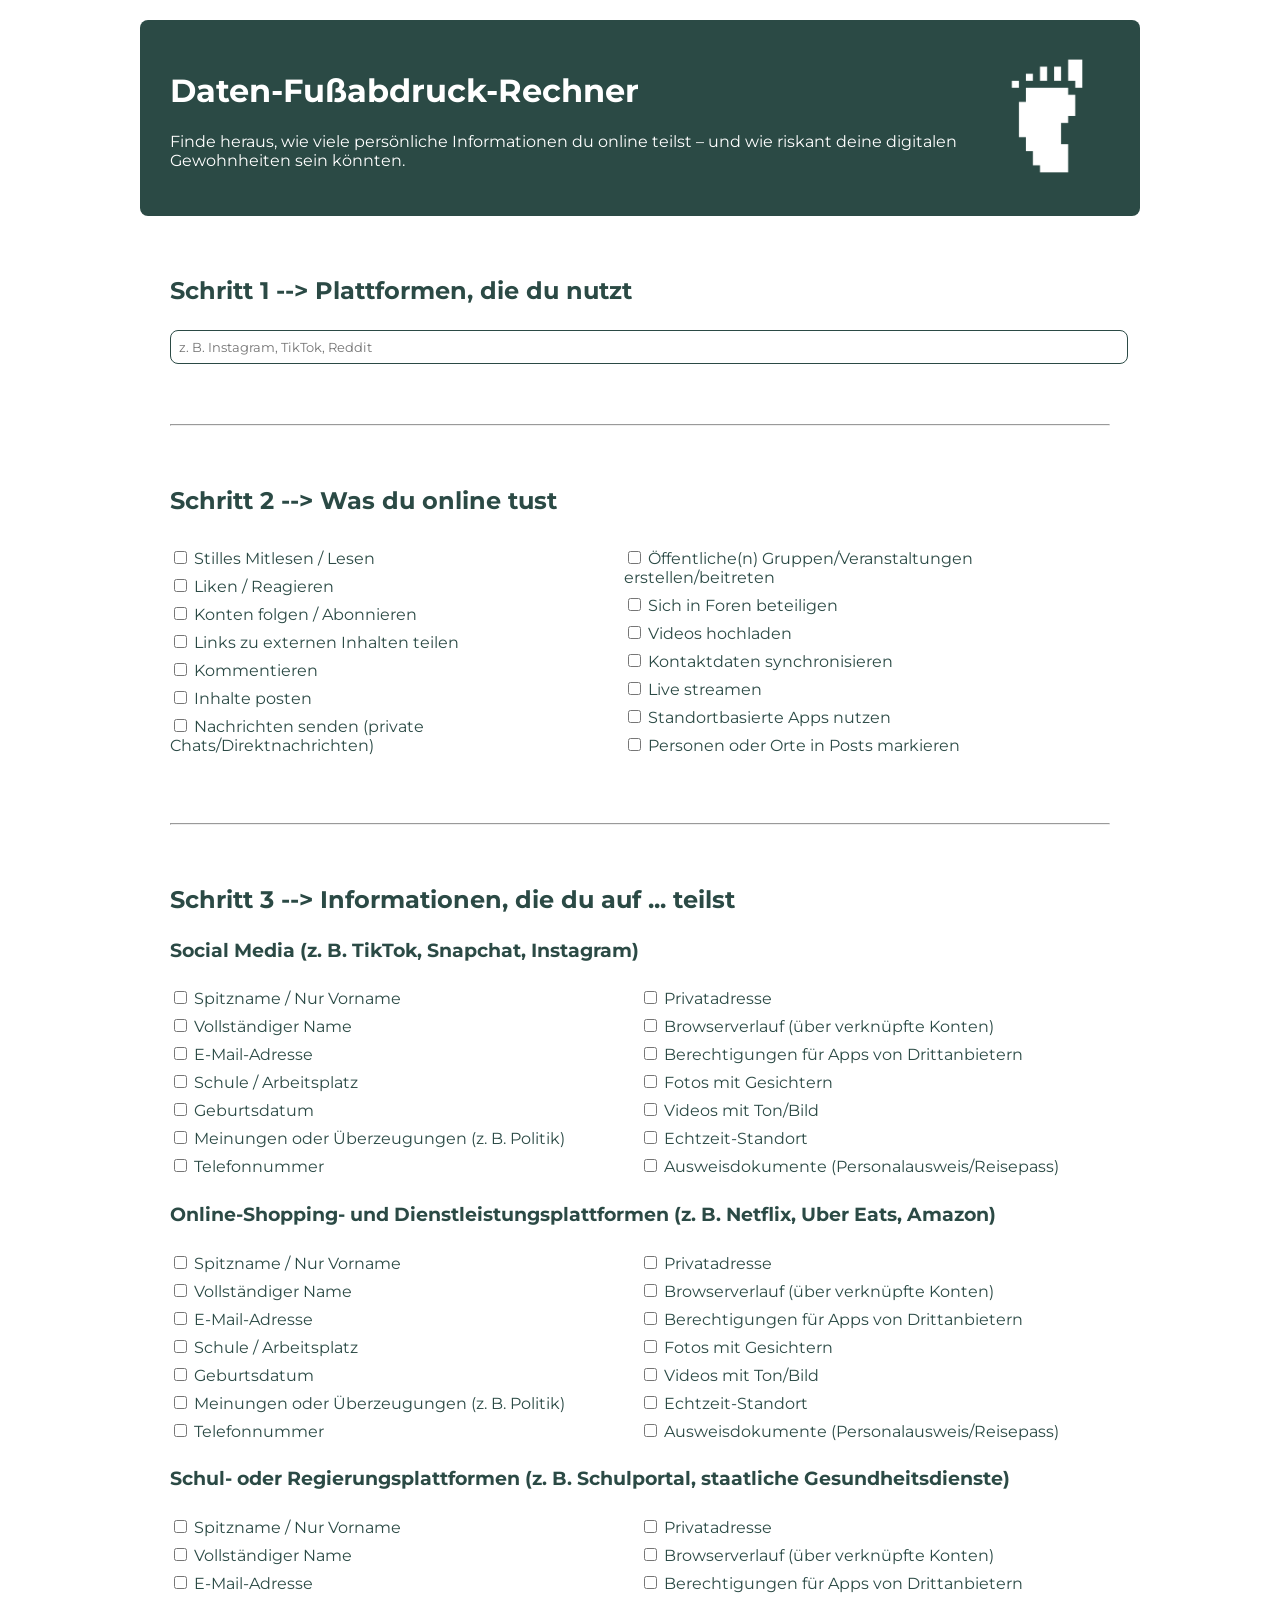
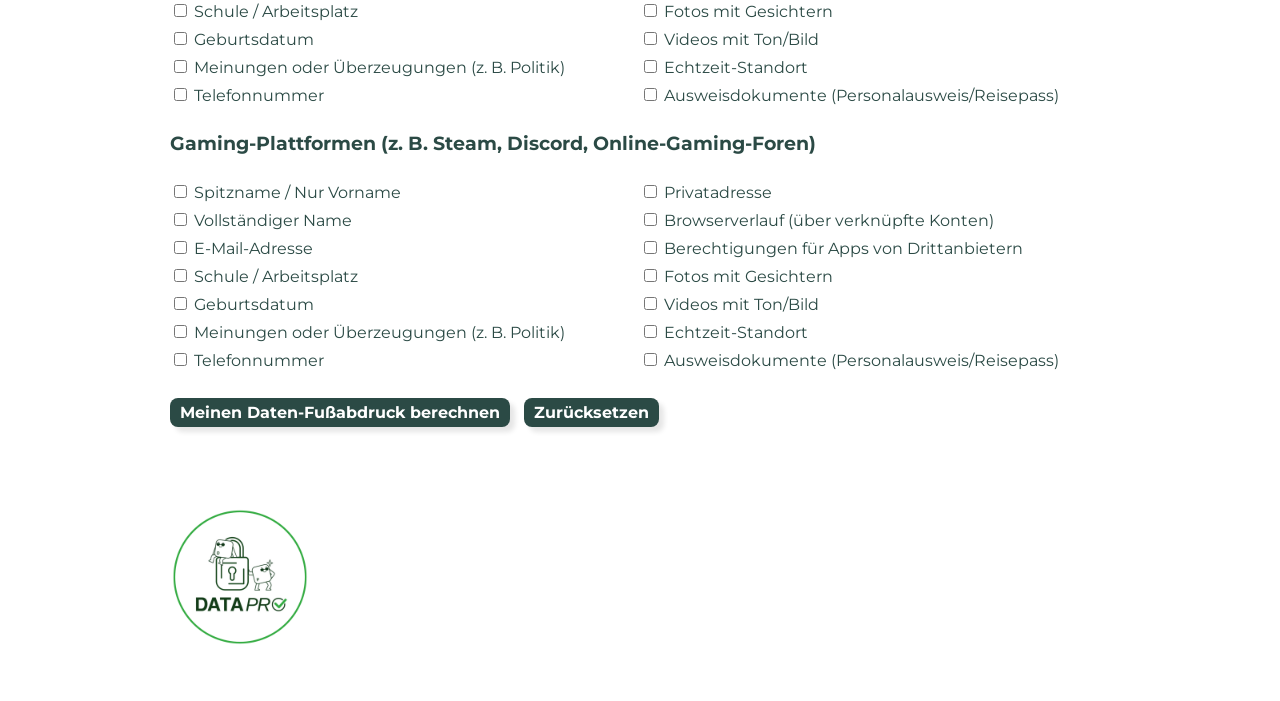
<file: de.html>
<!DOCTYPE html>
<html>

<head>
    <meta charset="UTF-8">
    <title>Daten-Fußabdruck-Rechner</title>
    <link rel="preconnect" href="https://fonts.googleapis.com">
    <link rel="preconnect" href="https://fonts.gstatic.com" crossorigin>
    <link
        href="https://fonts.googleapis.com/css2?family=Montserrat:ital,wght@0,100..900;1,100..900&family=Oswald:wght@200..700&family=Press+Start+2P&display=swap"
        rel="stylesheet">
    <link rel="stylesheet" href="styles.css">
    <meta name="viewport" content="width=device-width, initial-scale=1.0">
    <link rel="icon" href="assets/favicon-calculator.png" type="image/png">

</head>

<body>
    <div class="content-padding page-header flex-row">
        <div>
            <h1>Daten-Fußabdruck-Rechner</h1>
            <p style="color: white;">Finde heraus, wie viele persönliche Informationen du online teilst – und wie riskant deine digitalen Gewohnheiten sein könnten.</p>
        </div>
        <div>
            <img src="assets/footprint-pixelated.png" alt="footprint icon">
        </div>

    </div>

    <form id="footprintForm" class="content-padding">
        <h2>Schritt 1 --> Plattformen, die du nutzt</h2>
        <label><input type="text" name="platforms" placeholder="z. B. Instagram, TikTok, Reddit"
                style="width:100%;"></label>

        <hr>
        <h2>Schritt 2 --> Was du online tust</h2>
        <div class="flex-row">
            <div class="checkbox-container">
                <label><input type="checkbox" name="activity" value="1"> Stilles Mitlesen / Lesen</label>
                <label><input type="checkbox" name="activity" value="1"> Liken / Reagieren</label>
                <label><input type="checkbox" name="activity" value="1"> Konten folgen / Abonnieren</label>
                <label><input type="checkbox" name="activity" value="2"> Links zu externen Inhalten teilen</label>
                <label><input type="checkbox" name="activity" value="2"> Kommentieren</label>
                <label><input type="checkbox" name="activity" value="2"> Inhalte posten</label>
                <label><input type="checkbox" name="activity" value="2"> Nachrichten senden (private Chats/Direktnachrichten)</label>
            </div>
            <div>
                <label><input type="checkbox" name="activity" value="2"> Öffentliche(n) Gruppen/Veranstaltungen erstellen/beitreten</label>
                <label><input type="checkbox" name="activity" value="2"> Sich in Foren beteiligen</label>
                <label><input type="checkbox" name="activity" value="3"> Videos hochladen</label>
                <label><input type="checkbox" name="activity" value="3"> Kontaktdaten synchronisieren</label>
                <label><input type="checkbox" name="activity" value="4"> Live streamen</label>
                <label><input type="checkbox" name="activity" value="4"> Standortbasierte Apps nutzen</label>
                <label><input type="checkbox" name="activity" value="4"> Personen oder Orte in Posts markieren</label>
            </div>
        </div>
        <hr>
        <h2>Schritt 3 --> Informationen, die du auf ... teilst</h2>
        <h3>Social Media (z. B. TikTok, Snapchat, Instagram)</h3>
        <div class="flex-row">
            <div class="checkbox-container">
                <label><input type="checkbox" name="info" value="1"> Spitzname / Nur Vorname</label>
                <label><input type="checkbox" name="info" value="2"> Vollständiger Name</label>
                <label><input type="checkbox" name="info" value="2"> E-Mail-Adresse</label>
                <label><input type="checkbox" name="info" value="3"> Schule / Arbeitsplatz</label>
                <label><input type="checkbox" name="info" value="2"> Geburtsdatum</label>
                <label><input type="checkbox" name="info" value="2"> Meinungen oder Überzeugungen (z. B. Politik)</label>
                <label><input type="checkbox" name="info" value="3"> Telefonnummer</label>
            </div>
            <div>
                <label><input type="checkbox" name="info" value="3"> Privatadresse</label>
                <label><input type="checkbox" name="info" value="3"> Browserverlauf (über verknüpfte Konten)</label>
                <label><input type="checkbox" name="info" value="3"> Berechtigungen für Apps von Drittanbietern</label>
                <label><input type="checkbox" name="info" value="3"> Fotos mit Gesichtern</label>
                <label><input type="checkbox" name="info" value="3"> Videos mit Ton/Bild</label>
                <label><input type="checkbox" name="info" value="4"> Echtzeit-Standort</label>
                <label><input type="checkbox" name="info" value="4"> Ausweisdokumente (Personalausweis/Reisepass)</label>
            </div>
        </div>

        <h3>Online-Shopping- und Dienstleistungsplattformen (z. B. Netflix, Uber Eats, Amazon)</h3>
        <div class="flex-row">
            <div class="checkbox-container">
                <label><input type="checkbox" name="info" value="1"> Spitzname / Nur Vorname</label>
                <label><input type="checkbox" name="info" value="2"> Vollständiger Name</label>
                <label><input type="checkbox" name="info" value="2"> E-Mail-Adresse</label>
                <label><input type="checkbox" name="info" value="3"> Schule / Arbeitsplatz</label>
                <label><input type="checkbox" name="info" value="3"> Geburtsdatum</label>
                <label><input type="checkbox" name="info" value="2"> Meinungen oder Überzeugungen (z. B. Politik)</label>
                <label><input type="checkbox" name="info" value="3"> Telefonnummer</label>
            </div>
            <div>
                <label><input type="checkbox" name="info" value="2"> Privatadresse</label>
                <label><input type="checkbox" name="info" value="3"> Browserverlauf (über verknüpfte Konten)</label>
                <label><input type="checkbox" name="info" value="3"> Berechtigungen für Apps von Drittanbietern</label>
                <label><input type="checkbox" name="info" value="2"> Fotos mit Gesichtern</label>
                <label><input type="checkbox" name="info" value="2"> Videos mit Ton/Bild</label>
                <label><input type="checkbox" name="info" value="3"> Echtzeit-Standort</label>
                <label><input type="checkbox" name="info" value="4"> Ausweisdokumente (Personalausweis/Reisepass)</label>
            </div>
        </div>

        <h3>Schul- oder Regierungsplattformen (z. B. Schulportal, staatliche Gesundheitsdienste)</h3>
        <div class="flex-row">
            <div class="checkbox-container">
                <label><input type="checkbox" name="info" value="1"> Spitzname / Nur Vorname</label>
                <label><input type="checkbox" name="info" value="2"> Vollständiger Name</label>
                <label><input type="checkbox" name="info" value="2"> E-Mail-Adresse</label>
                <label><input type="checkbox" name="info" value="2"> Schule / Arbeitsplatz</label>
                <label><input type="checkbox" name="info" value="2"> Geburtsdatum</label>
                <label><input type="checkbox" name="info" value="2"> Meinungen oder Überzeugungen (z. B. Politik)</label>
                <label><input type="checkbox" name="info" value="2"> Telefonnummer</label>
            </div>
            <div>
                <label><input type="checkbox" name="info" value="2"> Privatadresse</label>
                <label><input type="checkbox" name="info" value="2"> Browserverlauf (über verknüpfte Konten)</label>
                <label><input type="checkbox" name="info" value="2"> Berechtigungen für Apps von Drittanbietern</label>
                <label><input type="checkbox" name="info" value="1"> Fotos mit Gesichtern</label>
                <label><input type="checkbox" name="info" value="1"> Videos mit Ton/Bild</label>
                <label><input type="checkbox" name="info" value="2"> Echtzeit-Standort</label>
                <label><input type="checkbox" name="info" value="2"> Ausweisdokumente (Personalausweis/Reisepass)</label>
            </div>
        </div>

        <h3>Gaming-Plattformen (z. B. Steam, Discord, Online-Gaming-Foren)</h3>
        <div class="flex-row">
            <div class="checkbox-container">
                <label><input type="checkbox" name="info" value="1"> Spitzname / Nur Vorname</label>
                <label><input type="checkbox" name="info" value="3"> Vollständiger Name</label>
                <label><input type="checkbox" name="info" value="3"> E-Mail-Adresse</label>
                <label><input type="checkbox" name="info" value="3"> Schule / Arbeitsplatz</label>
                <label><input type="checkbox" name="info" value="2"> Geburtsdatum</label>
                <label><input type="checkbox" name="info" value="2"> Meinungen oder Überzeugungen (z. B. Politik)</label>
                <label><input type="checkbox" name="info" value="3"> Telefonnummer</label>
            </div>
            <div>
                <label><input type="checkbox" name="info" value="4"> Privatadresse</label>
                <label><input type="checkbox" name="info" value="3"> Browserverlauf (über verknüpfte Konten)</label>
                <label><input type="checkbox" name="info" value="3"> Berechtigungen für Apps von Drittanbietern</label>
                <label><input type="checkbox" name="info" value="3"> Fotos mit Gesichtern</label>
                <label><input type="checkbox" name="info" value="3"> Videos mit Ton/Bild</label>
                <label><input type="checkbox" name="info" value="4"> Echtzeit-Standort</label>
                <label><input type="checkbox" name="info" value="4"> Ausweisdokumente (Personalausweis/Reisepass)</label>
            </div>
        </div>

        <button type="button" id="submitBtn" style="margin-top:20px;">Meinen Daten-Fußabdruck berechnen</button>
        <button type="button" id="resetBtn" style="margin-left:10px;">Zurücksetzen</button>

    </form>



    <div id="result" style="color: black;"></div>

    <div id="riskBreakdown" class="hidden content-padding">

        <hr>

        <h2>Die Risiken verstehen</h2>
        <p>Unten findest du eine ausführliche Erklärung der Risiken, die mit deinem Verhalten und deinen Beiträgen im Internet verbunden sind. Nicht alle Handlungen sind gleich riskant – der Kontext spielt eine Rolle, daher kann es einen großen Unterschied machen, wo du etwas postest. Beispielsweise ist es etwas ganz anderes, deinen Standort privat mit Freunden zu teilen oder ihn öffentlich in einem Livestream zu posten. Aus diesem Grund haben wir die Informationen je nach Art der von dir genutzten Plattform in separate Tabellen unterteilt.</p>
        <p>Unter den folgenden Links findest du weitere Informationen zu den einzelnen Kategorien:</p>
        <ul>
            <li class="explananation-li"><a href="#activities-done-table">online durchgeführte Aktivitäten</a></li>
            <li class="explananation-li"><a href="#info-sm-table">Auf Social-Media-Plattformen geteilte Informationen</a></li>
            <li class="explananation-li"><a href="#info-shopping-table">Auf Online-Shopping- und Dienstleistungsplattformen geteilte Informationen</a></li>
            <li class="explananation-li"><a href="#info-school-table">Auf Schul- oder Regierungsplattformen geteilte Informationen</a></li>
            <li class="explananation-li"><a href="#info-gaming-table">Auf Gaming-Plattformen geteilte Informationen</a></li>
        </ul>
        <p>Je mehr du verstehst, desto besser kannst du deinen Daten-Fußabdruck kontrollieren. Bleib sicher unterwegs da draußen!</p>

        <h3 style="padding-top: 24px;" id="activities-done-table">online durchgeführte Aktivitäten</h3>
        <div class="table-container">
            <table>
                <thead>
                    <tr>
                        <th>Aktivität</th>
                        <th>Risiko-Stufe</th>
                        <th>Warum es riskant sein könnte</th>
                    </tr>
                </thead>
                <tbody>
                    <tr>
                        <td>Stilles Mitlesen / Lesen</td>
                        <td>Niedrig</td>
                        <td>Passive Aktivität; es werden keine Daten geteilt.</td>
                    </tr>
                    <tr>
                        <td>Liken / Reagieren</td>
                        <td>Niedrig</td>
                        <td>Es werden nur sehr wenige Daten weitergegeben; Muster können dennoch nachverfolgt werden.</td>
                    </tr>
                    <tr>
                        <td>Konten folgen / Abonnieren</td>
                        <td>Niedrig</td>
                        <td>Könnte Interessen offenbaren, aber begrenzte direkte Exposition.</td>
                    </tr>
                    <tr>
                        <td>Links zu externen Inhalten teilen</td>
                        <td>Mittel</td>
                        <td>Können Hinweise auf Ansichten und Interessen geben; können Tracking-Links enthalten.</td>
                    </tr>
                    <tr>
                        <td>Kommentieren</td>
                        <td>Mittel</td>
                        <td>Offenbart Meinungen; kann unbeabsichtigt persönliche Informationen enthalten.</td>
                    </tr>
                    <tr>
                        <td>Inhalte posten</td>
                        <td>Mittel</td>
                        <td>Können identifizierende Details oder Verhaltensmuster enthalten.</td>
                    </tr>
                    <tr>
                        <td>Nachrichten senden (private Chats/Direktnachrichten)</td>
                        <td>Mittel</td>
                        <td>Privat, aber dennoch gespeichert und potenziell offengelegt.</td>
                    </tr>
                    <tr>
                        <td>Öffentliche(n) Gruppen/Veranstaltungen erstellen/beitreten</td>
                        <td>Mittel</td>
                        <td>Zeigt Interessen, Zugehörigkeiten oder physische Präsenz.</td>
                    </tr>
                    <tr>
                        <td>Sich in Foren beteiligen</td>
                        <td>Mittel</td>
                        <td>Oft dauerhaft, durchsuchbar und potenziell identifizierend.</td>
                    </tr>
                    <tr>
                        <td>Videos hochladen</td>
                        <td>Hoch</td>
                        <td>Kann Aussehen, Stimme, Umgebung und Identität offenbaren.</td>
                    </tr>
                    <tr>
                        <td>Kontaktdaten synchronisieren</td>
                        <td>Hoch</td>
                        <td>Teilt dein persönliches Netzwerk mit der Plattform.</td>
                    </tr>
                    <tr>
                        <td>Live streamen</td>
                        <td>Sehr hoch</td>
                        <td>Echtzeit-Exposition mit hohem Potenzial für übermäßiges Teilen.</td>
                    </tr>
                    <tr>
                        <td>Standortbasierte Apps nutzen</td>
                        <td>Sehr hoch</td>
                        <td>Zeichnet Bewegungen und Gewohnheiten in Echtzeit auf.</td>
                    </tr>
                    <tr>
                        <td>Personen oder Orte in Posts markieren</td>
                        <td>Sehr hoch</td>
                        <td>Gibt Identität, Standort und Beziehungen preis.</td>
                    </tr>
                </tbody>
            </table>
        </div>

        <h3 style="padding-top: 24px;" id="info-sm-table">Auf Social-Media-Plattformen geteilte Informationen</h3>
        <div class="table-container">
            <table>
                <thead>
                    <tr>
                        <th>Art der geteilten Informationen</th>
                        <th>Vertraulichkeitslevel</th>
                        <th>Warum es riskant sein könnte</th>
                    </tr>
                </thead>
                <tbody>
                    <tr>
                        <td>Spitzname / Nur Vorname</td>
                        <td>Niedrig</td>
                        <td>Niedriges Risiko, persönlich identifiziert oder verfolgt zu werden.</td>
                    </tr>
                    <tr>
                        <td>Vollständiger Name</td>
                        <td>Mittel</td>
                        <td>Fremde können dich leichter finden und andere persönliche Informationen über dich herausfinden.</td>
                    </tr>
                    <tr>
                        <td>E-Mail-Adresse</td>
                        <td>Mittel</td>
                        <td>Kann für Tracking, Spam oder Phishing-Versuche verwendet werden.</td>
                    </tr>
                    <tr>
                        <td>Geburtsdatum</td>
                        <td>Mittel</td>
                        <td>Wird in Sicherheitsfragen verwendet. Kann dich dem Risiko von Identitätsdiebstahl aussetzen.</td>
                    </tr>
                    <tr>
                        <td>Meinungen oder Überzeugungen (z. B. Politik)</td>
                        <td>Mittel</td>
                        <td>Kann verwendet werden, um ein Profil von dir zu erstellen oder dich durch manipulative Inhalte oder Werbung anzugreifen.</td>
                    </tr>
                    <tr>
                        <td>Schule / Arbeitsplatz</td>
                        <td>Hoch</td>
                        <td>Gibt den Tagesablauf und den Aufenthaltsort preis, wodurch das Risiko unerwünschter Kontakte oder Stalking steigt.</td>
                    </tr>
                    <tr>
                        <td>Telefonnummer</td>
                        <td>Hoch</td>
                        <td>Wird zur Verifizierung verwendet, ermöglicht aber auch Spam, Betrug, Tracking und potenzielle Kontenübernahme.</td>
                    </tr>
                    <tr>
                        <td>Privatadresse</td>
                        <td>Hoch</td>
                        <td>Gibt deinen Wohnort preis; Risiko von Stalking oder körperlicher Gewalt.</td>
                    </tr>
                    <tr>
                        <td>Browserverlauf (über verknüpfte Konten)</td>
                        <td>Hoch</td>
                        <td>Kann ein detailliertes Profil deiner Gewohnheiten und Interessen erstellen, das zur Manipulation genutzt werden könnte.</td>
                    </tr>
                    <tr>
                        <td>Berechtigungen für Apps von Drittanbietern</td>
                        <td>Hoch</td>
                        <td>Erlaubt anderen Apps den Zugriff auf deine Daten, oft mit wenig Transparenz.</td>
                    </tr>
                    <tr>
                        <td>Fotos mit Gesichtern</td>
                        <td>Hoch</td>
                        <td>Zu den Risiken zählen der Missbrauch der Gesichtserkennung und unerwünschte Identifizierung.</td>
                    </tr>
                    <tr>
                        <td>Videos mit Ton/Bild</td>
                        <td>Hoch</td>
                        <td>Enthüllt mehrere persönliche Merkmale und Details, wodurch das Risiko von Datenschutzverletzungen steigt.</td>
                    </tr>
                    <tr>
                        <td>Echtzeit-Standort</td>
                        <td>Sehr hoch</td>
                        <td>Kann zum Tracking von Bewegungen und des aktuellen Standorts verwendet werden, wodurch das Risiko für Stalking oder körperlicher Gewalt steigt.</td>
                    </tr>
                    <tr>
                        <td>Ausweisdokumente (Personalausweis/Reisepass)</td>
                        <td>Sehr hoch</td>
                        <td>Sehr sensibel; kann zu Identitätsdiebstahl oder Betrug führen.</td>
                    </tr>
                </tbody>
            </table>
        </div>

        <h3 style="padding-top: 24px;" id="info-shopping-table">Auf Online-Shopping- und Dienstleistungsplattformen geteilte Informationen</h3>
        <div class="table-container">
            <table>
                <thead>
                    <tr>
                        <th>Art der geteilten Informationen</th>
                        <th>Vertraulichkeitslevel</th>
                        <th>Warum es riskant sein könnte</th>
                    </tr>
                </thead>
                <tbody>
                    <tr>
                        <td>Spitzname / Nur Vorname</td>
                        <td>Niedrig</td>
                        <td>Können mit Kaufgewohnheiten verknüpft werden. Identifiziert dich vielleicht nicht allein, hilft aber beim Aufbau eines Profils.</td>
                    </tr>
                    <tr>
                        <td>Vollständiger Name</td>
                        <td>Mittel</td>
                        <td>Leichter mit Spam oder Phishing angreifbar.</td>
                    </tr>
                    <tr>
                        <td>Meinungen oder Überzeugungen (z. B. Politik)</td>
                        <td>Mittel</td>
                        <td>Werden verwendet, um detaillierte Profile zu erstellen und durch manipulative Werbung amnzugreifen.</td>
                    </tr>
                    <tr>
                        <td>E-Mail-Adresse</td>
                        <td>Mittel</td>
                        <td>Anfällig für Spam/Phishing.</td>
                    </tr>
                    <tr>
                        <td>Privatadresse</td>
                        <td>Hoch</td>
                        <td>Für die Auslieferung erforderlich, birgt jedoch Risiken bei Datenlecks.</td>
                    </tr>

                    <tr>
                        <td>Schule / Arbeitsplatz</td>
                        <td>Hoch</td>
                        <td>Offenbart den Tagesablauf und den Aufenthaltsort, wodurch das Risiko für unerwünschte Kontakte oder Stalking steigt.</td>
                    </tr>
                    <tr>
                        <td>Geburtsdatum</td>
                        <td>Hoch</td>
                        <td>Offenlegung erhöht das Risiko von Identitätsdiebstahl und Hackerangriffen auf Konten.</td>
                    </tr>
                    <tr>
                        <td>Telefonnummer</td>
                        <td>Hoch</td>
                        <td>Können für Lieferstatusaktualisierungen erforderlich sein, sind aber anfällig für Betrugsanrufe und Kontoübernahmeversuche.</td>
                    </tr>
                    <tr>
                        <td>Browserverlauf (über verknüpfte Konten)</td>
                        <td>Hoch</td>
                        <td>Werden für zielgerichtete Werbung und zur Profilerstellung genutzt.</td>
                    </tr>
                    <tr>
                        <td>Berechtigungen für Apps von Drittanbietern</td>
                        <td>Hoch</td>
                        <td>Gewähren einen umfassenden Zugriff auf sensible Bestell- und Kontodaten, oft ohne klare Kontrolle.</td>
                    </tr>
                    <tr>
                        <td>Fotos mit Gesichtern</td>
                        <td>Hoch</td>
                        <td>Selten für Online-Shopping/Online-Dienste benötigt – gibt die Identität preis und kann für Gesichtserkennung oder Identitätsdiebstahl verwendet werden.</td>
                    </tr>
                    <tr>
                        <td>Videos mit Ton/Bild</td>
                        <td>Hoch</td>
                        <td>Selten für Online-Shopping/Dienste erforderlich – kann persönliche Umgebung und Gewohnheiten preisgeben und damit die Privatsphäre gefährden.</td>
                    </tr>
                    <tr>
                        <td>Echtzeit-Standort</td>
                        <td>Hoch</td>
                        <td>Wird für Lieferungen oder Transporte verwendet, gibt jedoch deine Bewegungen preis, wodurch du verfolgt werden kannst oder phsyische Risiken entstehen können.</td>
                    </tr>
                    <tr>
                        <td>Ausweisdokumente (Personalausweis/Reisepass)</td>
                        <td>Sehr hoch</td>
                        <td>Manchmal für die Identitätsprüfung erforderlich, aber äußerst sensibel; Missbrauch kann zu schwerwiegendem Betrug oder Identitätsdiebstahl führen.</td>
                    </tr>
                </tbody>
            </table>
        </div>

        <h3 style="padding-top: 24px;" id="info-school-table">Auf Schul- oder Regierungsplattformen geteilte Informationen</h3>
        <div class="table-container">
            <table>
                <thead>
                    <tr>
                        <th>Art der geteilten Informationen</th>
                        <th>Vertraulichkeitslevel</th>
                        <th>Warum es riskant sein könnte</th>
                    </tr>
                </thead>
                <tbody>
                    <tr>
                        <td>Spitzname / Nur Vorname</td>
                        <td>Niedrig</td>
                        <td>Normalerweise eingeschränkter Zugriff. Geringes Risiko, von Außenstehenden ins Visier genommen zu werden.</td>
                    </tr>
                    <tr>
                        <td>Vollständiger Name</td>
                        <td>Mittel</td>
                        <td>Für den offiziellen Gebrauch erforderlich und in der Regel gut geschützt, aber riskant bei Datenlecks.</td>
                    </tr>
                    <tr>
                        <td>Fotos mit Gesichtern</td>
                        <td>Niedrig</td>
                        <td>Normalerweise eingeschränkter Zugriff, aber es besteht die Gefahr der Identitätsaufdeckung im Falle eines Datenlecks.</td>
                    </tr>
                    <tr>
                        <td>Videos mit Ton/Bild</td>
                        <td>Niedrig</td>
                        <td>Könnte persönliche Details preisgeben, wenn sie extern geteilt werden.</td>
                    </tr>
                    <tr>
                        <td>E-Mail-Adresse</td>
                        <td>Mittel</td>
                        <td>Anfällig für Phishing, wenn kompromittiert.</td>
                    </tr>
                    <tr>
                        <td>Schule / Arbeitsplatz</td>
                        <td>Mittel</td>
                        <td>Kann Altersgruppe, Studienschwerpunkt und Tagesablauf preisgeben. Kann das Risiko unerwünschter Kontaktaufnahmen erhöhen.</td>
                    </tr>
                    <tr>
                        <td>Geburtsdatum</td>
                        <td>Mittel</td>
                        <td>Risiko für Identitätsdiebstahl, wenn sie über den notwendigen Gebrauch hinaus preisgegeben werden.</td>
                    </tr>
                    <tr>
                        <td>Meinungen oder Überzeugungen (z. B. Politik)</td>
                        <td>Mittel</td>
                        <td>Können zu unerwünschtem Profiling oder Voreingenommenheit führen, wenn sie nicht vertraulich behandelt werden.</td>
                    </tr>
                    <tr>
                        <td>Telefonnummer</td>
                        <td>Mittel</td>
                        <td>Risiko des Missbrauchs bei Veröffentlichung – anfällig für Spam/Betrug.</td>
                    </tr>
                    <tr>
                        <td>Privatadresse</td>
                        <td>Mittel</td>
                        <td>Sensible Informationen; Offenlegungkann zu physischen Risiken oder Betrug führen.</td>
                    </tr>
                    <tr>
                        <td>Browserverlauf (über verknüpfte Konten)</td>
                        <td>Mittel</td>
                        <td>Könnte Lerngewohnheiten oder Interessengebiete offenlegen – kann für Profiling oder aufdringliches Targeting verwendet werden.</td>
                    </tr>
                    <tr>
                        <td>Berechtigungen für Apps von Drittanbietern</td>
                        <td>Mittel</td>
                        <td>Könnte externen Apps Zugriff auf persönliche Daten/Lerninhalte gewähren, wodurch bei Missbrauch der Apps ein Risiko der Datenweitergabe besteht.</td>
                    </tr>
                    <tr>
                        <td>Echtzeit-Standort</td>
                        <td>Mittel</td>
                        <td>Bei fahrlässiger Nutzung könnte der Aufenthaltsort preisgegeben werden – erhöhtes Risiko für unerwünschten Kontakt oder Stalking.</td>
                    </tr>
                    <tr>
                        <td>Ausweisdokumente (Personalausweis/Reisepass)</td>
                        <td>Mittel</td>
                        <td>Müssen sicher aufbewahrt werden; bei Datenlecks besteht die Gefahr von Identitätsdiebstahl oder Betrug.</td>
                    </tr>
                </tbody>
            </table>
        </div>

        <h3 style="padding-top: 24px;">Auf Gaming-Plattformen geteilte Informationen</h3>
        <div class="table-container">
            <table id="info-gaming-table">
                <thead>
                    <tr>
                        <th>Art der geteilten Informationen</th>
                        <th>Vertraulichkeitslevel</th>
                        <th>Warum es riskant sein könnte</th>
                    </tr>
                </thead>
                <tbody>
                    <tr>
                        <td>Spitzname / Nur Vorname</td>
                        <td>Niedrig</td>
                        <td>Werden oft plattformübergreifend wiederverwendet; kann identifizierbar werden.</td>
                    </tr>
                    <tr>
                        <td>Vollständiger Name</td>
                        <td>Hoch</td>
                        <td>Manchmal für die Registrierung erforderlich, aber in der Regel nicht sichtbar. Das öffentliche Teilen erhöht das Risiko unerwünschter Kontakte/Exposition.</td>
                    </tr>
                    <tr>
                        <td>Geburtsdatum</td>
                        <td>Mittel</td>
                        <td>Werden zur Altersüberprüfung verwendet, können jedoch bei einer Datenpanne missbraucht werden.</td>
                    </tr>
                    <tr>
                        <td>Meinungen oder Überzeugungen (z. B. Politik)</td>
                        <td>Mittel</td>
                        <td>Können in Foren oder Chats auftauchen – können geloggt oder gegen dich verwendet werden.</td>
                    </tr>
                    <tr>
                        <td>E-Mail-Adresse</td>
                        <td>Hoch</td>
                        <td>Ziel für Phishing und Spam.</td>
                    </tr>
                    <tr>
                        <td>Schule / Arbeitsplatz</td>
                        <td>Hoch</td>
                        <td>Können Alter oder Tagesabläufe preisgeben und damit das Risiko von Stalking oder unerwünschten Kontakten erhöhen.</td>
                    </tr>
                    <tr>
                        <td>Telefonnummer</td>
                        <td>Hoch</td>
                        <td>Können Betrug oder Belästigung ermöglichen.</td>
                    </tr>
                    <tr>
                        <td>Browserverlauf (über verknüpfte Konten)</td>
                        <td>Hoch</td>
                        <td>Werden für Targeting und Profiling verwendet.</td>
                    </tr>
                    <tr>
                        <td>Berechtigungen für Apps von Drittanbietern</td>
                        <td>Hoch</td>
                        <td>Gewähren Zugriff auf Spieldaten über verschiedene Dienste hinweg; Risiko bei Datenlecks oder Missbrauch.</td>
                    </tr>
                    <tr>
                        <td>Fotos mit Gesichtern</td>
                        <td>Hoch</td>
                        <td>Birgt das Risiko der Identitätspreisgabe.</td>
                    </tr>
                    <tr>
                        <td>Videos mit Ton/Bild</td>
                        <td>Hoch</td>
                        <td>Enthüllen persönliche Daten über die reale Person.</td>
                    </tr>
                    <tr>
                        <td>Privatadresse</td>
                        <td>Sehr hoch</td>
                        <td>Selten erforderlich – ernsthaftes Datenschutzrisiko bei einer Datenpanne.</td>
                    </tr>
                    <tr>
                        <td>Echtzeit-Standort</td>
                        <td>Sehr hoch</td>
                        <td>Anzeige deines aktuellen Standort in Echtzeit, was deine Privatsphäre und Sicherheit gefährden kann.</td>
                    </tr>
                    <tr>
                        <td>Ausweisdokumente (Personalausweis/Reisepass)</td>
                        <td>Sehr hoch</td>
                        <td>Können zur Altersüberprüfung verwenden werden, sind jedoch bei Kompromittierung kritisch.</td>
                    </tr>
                </tbody>
            </table>
        </div>
    </div>


    </div>
    <div class="logo-container">
        <img src="assets/DataPro_logo_circle.png" alt="DataPro Project Logo" style="max-width: 200px;">
    </div>

    <script>

        // Calculate Data Footprint Score
        document.getElementById('submitBtn').addEventListener('click', function () {


            let activityCheckboxes = document.querySelectorAll('input[name="activity"]:checked');
            let infoCheckboxes = document.querySelectorAll('input[name="info"]:checked');

            let score = 0;

            // Calculate total score of all action checkboxes
            activityCheckboxes.forEach(cb => {
                let val = parseInt(cb.value);
                score += val;
                // convert to %
            });

            let percentageScore = Math.floor((score / 33) * 100);

            // Maps through all infoCheckbox values and assigns highest to higestRisk
            let highestRisk = infoCheckboxes.length ? Math.max(...[...infoCheckboxes].map(cb => parseInt(cb.value))) : 0;


            console.log(score);
            console.log(highestRisk);


            // Determine Footprint Size based on total score
            let footprintSize = '';
            if (score <= 8) {
                footprintSize = 'Minimal';
            } else if (score <= 17) {
                footprintSize = 'Moderat';
            } else if (score <= 25) {
                footprintSize = 'Erheblich';
            } else {
                footprintSize = 'Groß';
            }

            let footprintSizeMessage = '';
            if (score <= 8) {
                footprintSizeMessage = 'Du teilst online nur sehr wenige persönliche Informatione. Das bedeutet, dass dein Daten-Fußabdruck klein ist und es für andere schwieriger ist, dich zu verfolgen oder ein Profil von dir zu erstellen. Behalte die guten Gewohnheiten bei!';
            } else if (score <= 17) {
                footprintSizeMessage = 'Du teilst einige persönliche Informationen online. Dein Daten-Fußabdruck wächst, was es für Unternehmen oder andere einfacher macht, deine Gewohnheiten und Vorlieben herauszufinden. Denke nochmal darüber nach, was du teilst und wie oft.';
            } else if (score <= 25) {
                footprintSizeMessage = 'Du hast eine Menge persönlicher Informationen online geteilt. Dein Daten-Fußabdruck ist jetzt gut sichtbar und könnte verwendet werden, um ein detailliertes Profil von dir zu erstellen. Jetzt ist ein guter Zeitpunkt, um sorgfältig über die Datenschutzeinstellungen und die Daten, die du preisgibst, nachzudenken.';
            } else {
                footprintSizeMessage = 'Du hast eine erhebliche Menge an persönlichen Informationen online geteilt, was deine digitale Sichtbarkeit erhöht hat. Durch das Teilen so vieler Informationen kannst du einem höheren Risiko für Datenschutzverletzungen oder unerwünschtem Tracking ausgesetzt sein. Denke darüber nach, deine Privatsphäre-Einstellungen zu verschärfen und in Zukunft vorsichtiger damit zu sein, was du teilst.';
            }

            // Determine Risk Level based on highest risk value
            let riskLevel = '';
            switch (highestRisk) {
                case 4:
                    riskLevel = 'Hoch';
                    break;
                case 3:
                    riskLevel = 'Mittel';
                    break;
                case 2:
                    riskLevel = 'Niedrig';
                    break;
                default:
                    riskLevel = 'Minimal';
            }

            let riskLevelMessage = '';
            switch (highestRisk) {
                case 4:
                    riskLevelMessage = 'Du hast sehr sensible persönliche Informationen geteilt. Dies könnte dazu führen, dass du Opfer von Datenschutzverletzungen, Identitätsdiebstahl oder unerwünschter Aufmerksamkeit wirst. Überprüfe, welche Art von Inhalten du veröffentlichst, und passe gegebenenfalls deine Privatsphäre-Einstellungen an.';
                    break;
                case 3:
                    riskLevelMessage = 'Du teilst einige sensible Daten, die dich online sichtbarer machen könnten. Es besteht das Risiko, dass diese Informationen anders verwendet werden, als du es beabsichtigt hast. Überlege dir gut, was du teilst und wer es sehen kann.';
                    break;
                case 2:
                    riskLevelMessage = 'Du hast ein mäßiges Verhalten beim Teilen von Daten. Du machst einige Daten online sichtbar, aber es handelt sich dabei nicht um besonders sensible Daten. Dennoch lohnt es sich, gelegentlich deine Gewohnheiten beim Teilen von Daten und deine Privatsphäre-Einstellungen zu überprüfen.';
                    break;
                default:
                    riskLevelMessage = 'Deine Online-Aktivitäten sind ziemlich sicher. Du bist vorsichtig mit dem, was du teilst und wer es sehen kann. Mach weiter so und bleib wachsam, da sich digitale Plattformen verändern.';
            }

            // Determine footprint size title colour
            let footprintSizeTitleColor = '';
            if (score <= 8) {
                footprintSizeTitleColor = "green";
            } else if (score <= 17) {
                footprintSizeTitleColor = "yellow";
            } else if (score <= 25) {
                footprintSizeTitleColor = "orange";
            } else if (score <= 33) {
                footprintSizeTitleColor = "red";
            };

            console.log("footprint size title colour: ", footprintSizeTitleColor);

            // Determine risk level title colour
            let riskLevelTitleColor = '';
            if (highestRisk <= 1) {
                riskLevelTitleColor = "green";
            } else if (highestRisk === 2) {
                riskLevelTitleColor = "yellow";
            } else if (highestRisk === 3) {
                riskLevelTitleColor = "orange";
            } else if (highestRisk === 4) {
                riskLevelTitleColor = "red";
            };

            console.log("risk level title colour: ", riskLevelTitleColor);


            // Show result div and populate results
            let resultDiv = document.getElementById('result');
            resultDiv.innerHTML = `
                <div>
                <h2>Die Ergebnisse sind im Bereich...</h2>
                <h3 id="footprint-size-title">Fußabdruck-Größe: ${footprintSize}</h3>
                Dein Daten-Fußabdruck beträgt <strong>${percentageScore}%</strong>
                <p>${footprintSizeMessage}</p>
                <h3 id="risk-level-title">Risiko-Stufe: ${riskLevel}</h3>
                <p>${riskLevelMessage}</p>    
                </div>
                <div>
                <img src="assets/result-trophy-icon.png">  
                </div>
`;


            // Get title and assign colour:

            const footprintSizeTitle = document.getElementById('footprint-size-title');
            const riskLevelTitle = document.getElementById('risk-level-title');

            footprintSizeTitle.classList.add(footprintSizeTitleColor);
            riskLevelTitle.classList.add(riskLevelTitleColor);

            resultDiv.classList.remove('hidden');
            // resultDiv.removeAttribute('class');
            resultDiv.classList.add('result-visible');
            resultDiv.classList.add('visible');


            // Show Risk Breakdown table
            const breakdown = document.getElementById("riskBreakdown");
            breakdown.classList.remove('hidden');
            breakdown.classList.add('visible');


        });

        // Reset Form 
        document.getElementById('resetBtn').addEventListener('click', function () {

            // Hide results
            const resultDiv = document.getElementById('result');
            resultDiv.classList.remove('visible');
            resultDiv.classList.remove('result-visible');
            resultDiv.classList.add('hidden');

            // Hide the breakdown table
            const breakdown = document.getElementById("riskBreakdown");
            breakdown.classList.remove("visible");
            breakdown.classList.add("hidden");

            // Uncheck checkboxes
            document.querySelectorAll('input[type="checkbox"]').forEach(cb => cb.checked = false);

            // Clear platforms input
            document.querySelector('input[name="platforms"]').value = '';



        });

    </script>

</body>

</html>
</file>
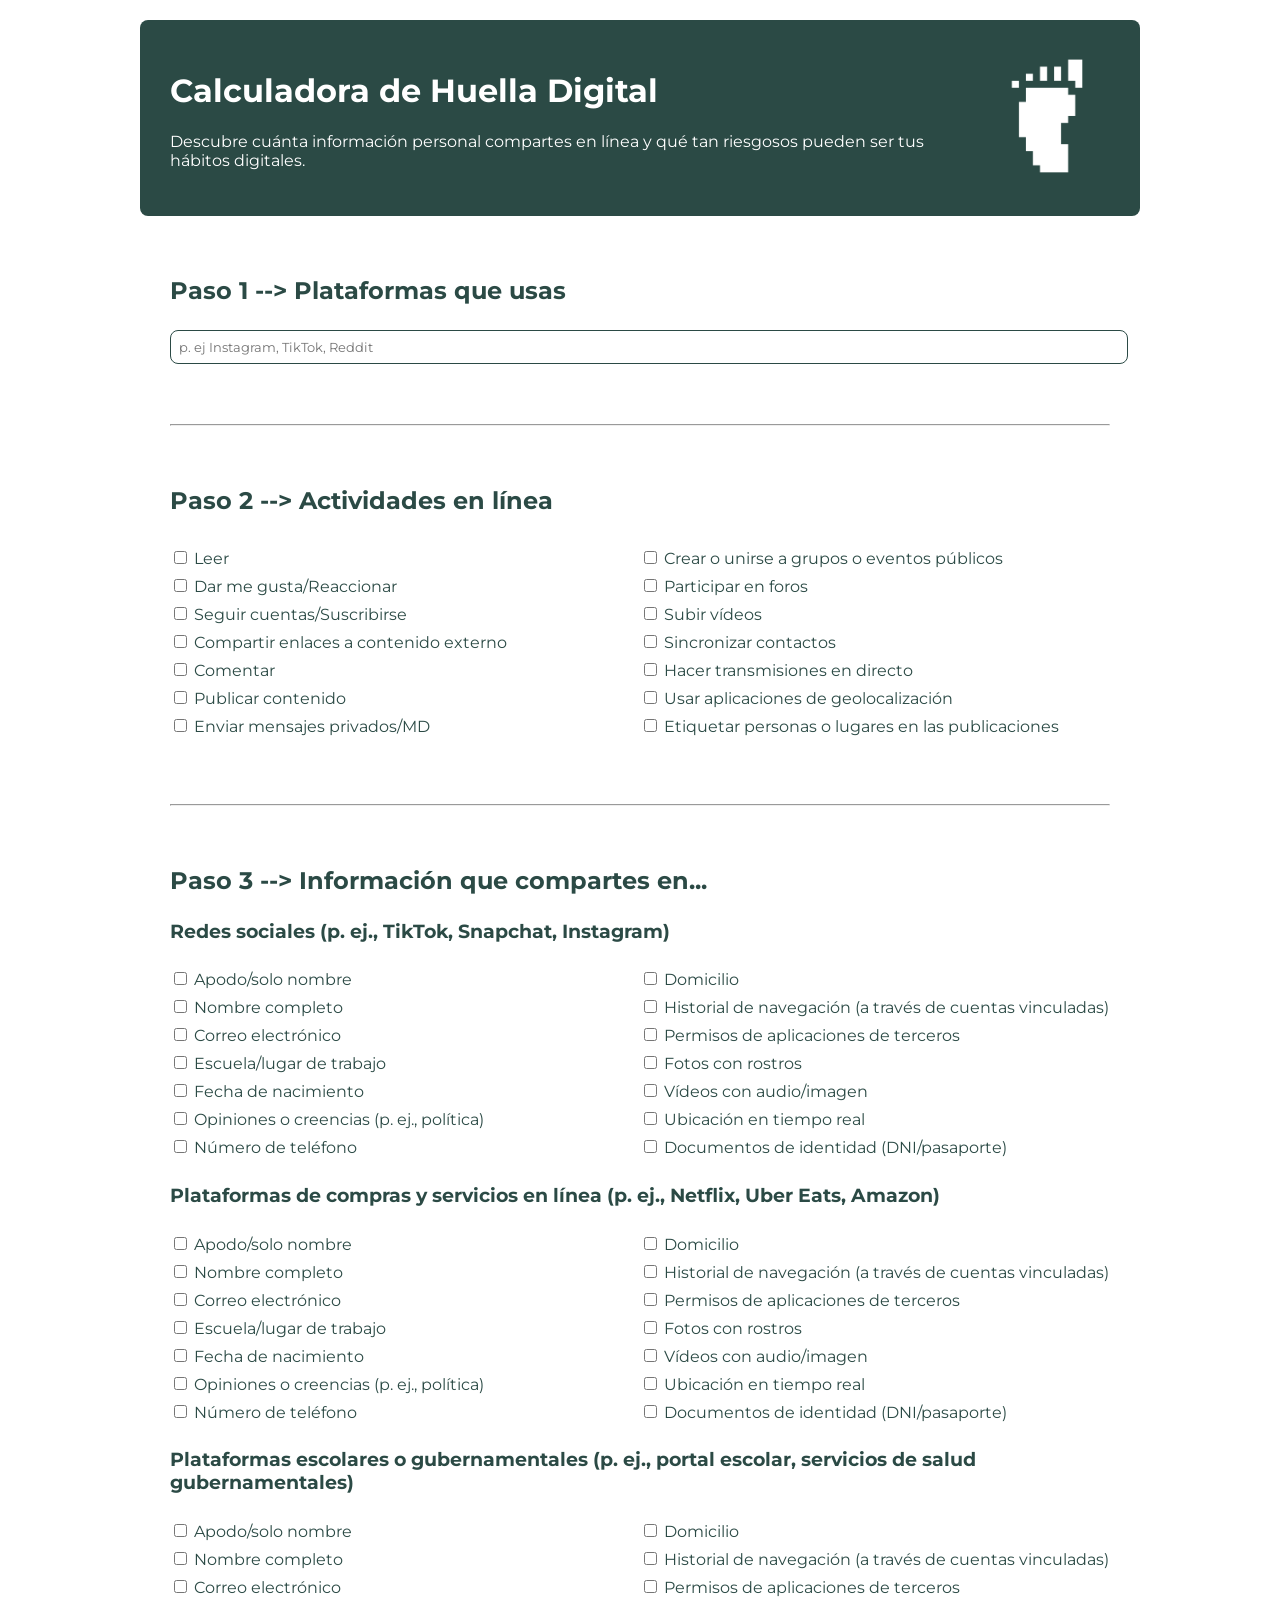
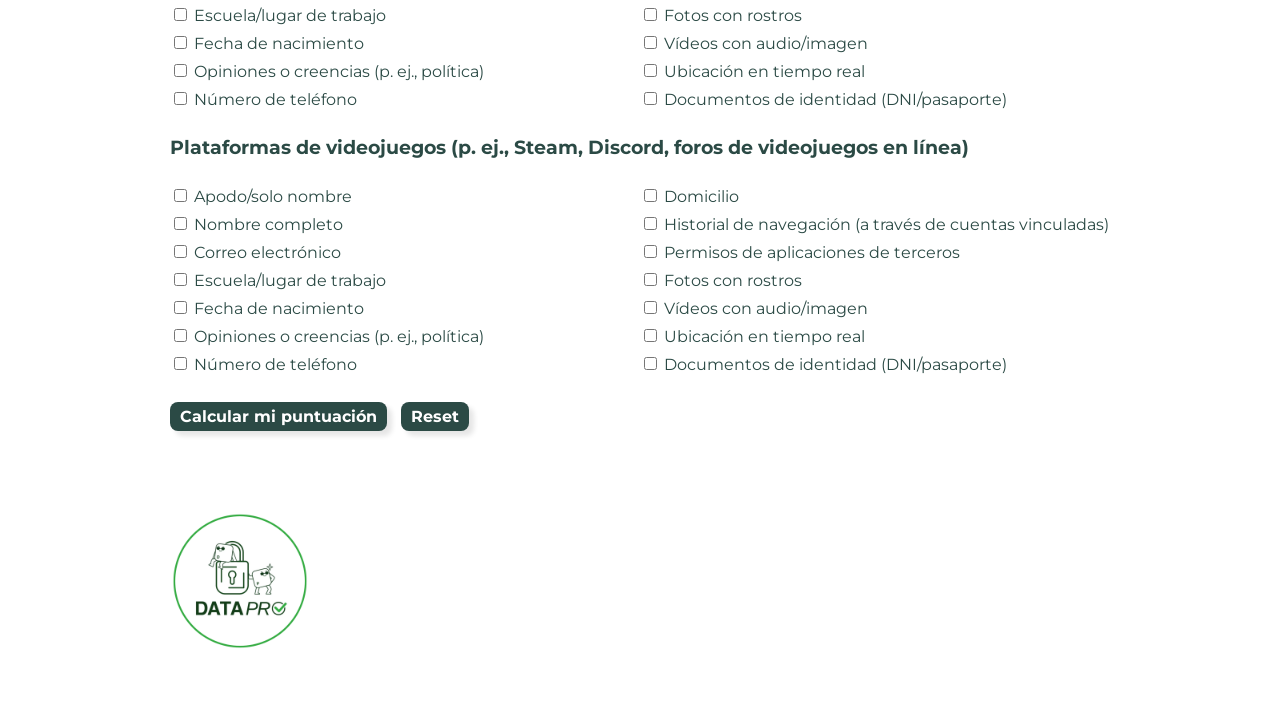
<file: es.html>
<!DOCTYPE html>
<html>

<head>
    <meta charset="UTF-8">
    <title>Calculadora de Huella Digital</title>
    <link rel="preconnect" href="https://fonts.googleapis.com">
    <link rel="preconnect" href="https://fonts.gstatic.com" crossorigin>
    <link
        href="https://fonts.googleapis.com/css2?family=Montserrat:ital,wght@0,100..900;1,100..900&family=Oswald:wght@200..700&family=Press+Start+2P&display=swap"
        rel="stylesheet">
    <link rel="stylesheet" href="styles.css">
    <meta name="viewport" content="width=device-width, initial-scale=1.0">
    <link rel="icon" href="assets/favicon-calculator.png" type="image/png">

</head>

<body>
    <div class="content-padding page-header flex-row">
        <div>
            <h1>Calculadora de Huella Digital</h1>
            <p style="color: white;">Descubre cuánta información personal compartes en línea y qué tan riesgosos pueden ser tus hábitos digitales.</p>
        </div>
        <div>
            <img src="assets/footprint-pixelated.png" alt="footprint icon">
        </div>

    </div>

    <form id="footprintForm" class="content-padding">
        <h2>Paso 1 --> Plataformas que usas</h2>
        <label><input type="text" name="platforms" placeholder="p. ej Instagram, TikTok, Reddit"
                style="width:100%;"></label>

        <hr>
        <h2>Paso 2 --> Actividades en línea</h2>
        <div class="flex-row">
            <div class="checkbox-container">
                <label><input type="checkbox" name="activity" value="1"> Leer</label>
                <label><input type="checkbox" name="activity" value="1"> Dar me gusta/Reaccionar</label>
                <label><input type="checkbox" name="activity" value="1"> Seguir cuentas/Suscribirse</label>
                <label><input type="checkbox" name="activity" value="2"> Compartir enlaces a contenido externo</label>
                <label><input type="checkbox" name="activity" value="2"> Comentar</label>
                <label><input type="checkbox" name="activity" value="2"> Publicar contenido</label>
                <label><input type="checkbox" name="activity" value="2"> Enviar mensajes privados/MD</label>
            </div>
            <div>
                <label><input type="checkbox" name="activity" value="2"> Crear o unirse a grupos o eventos públicos</label>
                <label><input type="checkbox" name="activity" value="2"> Participar en foros</label>
                <label><input type="checkbox" name="activity" value="3"> Subir vídeos</label>
                <label><input type="checkbox" name="activity" value="3"> Sincronizar contactos</label>
                <label><input type="checkbox" name="activity" value="4"> Hacer transmisiones en directo</label>
                <label><input type="checkbox" name="activity" value="4"> Usar aplicaciones de geolocalización</label>
                <label><input type="checkbox" name="activity" value="4"> Etiquetar personas o lugares en las publicaciones</label>
            </div>
        </div>
        <hr>
        <h2>Paso 3 --> Información que compartes en...</h2>
        <h3>Redes sociales (p. ej., TikTok, Snapchat, Instagram)</h3>
        <div class="flex-row">
            <div class="checkbox-container">
                <label><input type="checkbox" name="info" value="1"> Apodo/solo nombre</label>
                <label><input type="checkbox" name="info" value="2"> Nombre completo</label>
                <label><input type="checkbox" name="info" value="2"> Correo electrónico</label>
                <label><input type="checkbox" name="info" value="3"> Escuela/lugar de trabajo</label>
                <label><input type="checkbox" name="info" value="2"> Fecha de nacimiento</label>
                <label><input type="checkbox" name="info" value="2"> Opiniones o creencias (p. ej., política)</label>
                <label><input type="checkbox" name="info" value="3"> Número de teléfono</label>
            </div>
            <div>
                <label><input type="checkbox" name="info" value="3"> Domicilio</label>
                <label><input type="checkbox" name="info" value="3"> Historial de navegación (a través de cuentas vinculadas)</label>
                <label><input type="checkbox" name="info" value="3"> Permisos de aplicaciones de terceros</label>
                <label><input type="checkbox" name="info" value="3"> Fotos con rostros</label>
                <label><input type="checkbox" name="info" value="3"> Vídeos con audio/imagen</label>
                <label><input type="checkbox" name="info" value="4"> Ubicación en tiempo real</label>
                <label><input type="checkbox" name="info" value="4"> Documentos de identidad (DNI/pasaporte)</label>
            </div>
        </div>

        <h3>Plataformas de compras y servicios en línea (p. ej., Netflix, Uber Eats, Amazon)</h3>
        <div class="flex-row">
            <div class="checkbox-container">
                <label><input type="checkbox" name="info" value="1"> Apodo/solo nombre</label>
                <label><input type="checkbox" name="info" value="2"> Nombre completo</label>
                <label><input type="checkbox" name="info" value="2"> Correo electrónico</label>
                <label><input type="checkbox" name="info" value="3"> Escuela/lugar de trabajo</label>
                <label><input type="checkbox" name="info" value="3"> Fecha de nacimiento</label>
                <label><input type="checkbox" name="info" value="2"> Opiniones o creencias (p. ej., política)</label>
                <label><input type="checkbox" name="info" value="3"> Número de teléfono</label>
            </div>
            <div>
                <label><input type="checkbox" name="info" value="2"> Domicilio</label>
                <label><input type="checkbox" name="info" value="3"> Historial de navegación (a través de cuentas vinculadas)</label>
                <label><input type="checkbox" name="info" value="3"> Permisos de aplicaciones de terceros</label>
                <label><input type="checkbox" name="info" value="2"> Fotos con rostros</label>
                <label><input type="checkbox" name="info" value="2"> Vídeos con audio/imagen</label>
                <label><input type="checkbox" name="info" value="3"> Ubicación en tiempo real</label>
                <label><input type="checkbox" name="info" value="4"> Documentos de identidad (DNI/pasaporte)</label>
            </div>
        </div>

        <h3>Plataformas escolares o gubernamentales (p. ej., portal escolar, servicios de salud gubernamentales)</h3>
        <div class="flex-row">
            <div class="checkbox-container">
                <label><input type="checkbox" name="info" value="1"> Apodo/solo nombre</label>
                <label><input type="checkbox" name="info" value="2"> Nombre completo</label>
                <label><input type="checkbox" name="info" value="2"> Correo electrónico</label>
                <label><input type="checkbox" name="info" value="2"> Escuela/lugar de trabajo</label>
                <label><input type="checkbox" name="info" value="2"> Fecha de nacimiento</label>
                <label><input type="checkbox" name="info" value="2"> Opiniones o creencias (p. ej., política)</label>
                <label><input type="checkbox" name="info" value="2"> Número de teléfono</label>
            </div>
            <div>
                <label><input type="checkbox" name="info" value="2"> Domicilio</label>
                <label><input type="checkbox" name="info" value="2"> Historial de navegación (a través de cuentas vinculadas)</label>
                <label><input type="checkbox" name="info" value="2"> Permisos de aplicaciones de terceros</label>
                <label><input type="checkbox" name="info" value="1"> Fotos con rostros</label>
                <label><input type="checkbox" name="info" value="1"> Vídeos con audio/imagen</label>
                <label><input type="checkbox" name="info" value="2"> Ubicación en tiempo real</label>
                <label><input type="checkbox" name="info" value="2"> Documentos de identidad (DNI/pasaporte)</label>
            </div>
        </div>

        <h3>Plataformas de videojuegos (p. ej., Steam, Discord, foros de videojuegos en línea)</h3>
        <div class="flex-row">
            <div class="checkbox-container">
                <label><input type="checkbox" name="info" value="1"> Apodo/solo nombre</label>
                <label><input type="checkbox" name="info" value="3"> Nombre completo</label>
                <label><input type="checkbox" name="info" value="3"> Correo electrónico</label>
                <label><input type="checkbox" name="info" value="3"> Escuela/lugar de trabajo</label>
                <label><input type="checkbox" name="info" value="2"> Fecha de nacimiento</label>
                <label><input type="checkbox" name="info" value="2"> Opiniones o creencias (p. ej., política)</label>
                <label><input type="checkbox" name="info" value="3"> Número de teléfono</label>
            </div>
            <div>
                <label><input type="checkbox" name="info" value="4"> Domicilio</label>
                <label><input type="checkbox" name="info" value="3"> Historial de navegación (a través de cuentas vinculadas)</label>
                <label><input type="checkbox" name="info" value="3"> Permisos de aplicaciones de terceros</label>
                <label><input type="checkbox" name="info" value="3"> Fotos con rostros</label>
                <label><input type="checkbox" name="info" value="3"> Vídeos con audio/imagen</label>
                <label><input type="checkbox" name="info" value="4"> Ubicación en tiempo real</label>
                <label><input type="checkbox" name="info" value="4"> Documentos de identidad (DNI/pasaporte)</label>
            </div>
        </div>

        <button type="button" id="submitBtn" style="margin-top:20px;">Calcular mi puntuación</button>
        <button type="button" id="resetBtn" style="margin-left:10px;">Reset</button>

    </form>



    <div id="result" style="color: black;"></div>

    <div id="riskBreakdown" class="hidden content-padding">

        <hr>

        <h2>Comprender los riesgos</h2>
        <p>A continuación, encontrarás una explicación completa de los riesgos asociados a tus acciones y a lo que compartes en línea. No todas las acciones conllevan el mismo riesgo; el contexto es fundamental, por lo que el lugar donde publicas algo puede marcar una gran diferencia. Por ejemplo, compartir tu ubicación de forma privada con amigos es muy distinto a publicarla públicamente en una transmisión en vivo. Por eso, hemos organizado la información en tablas separadas según el tipo de plataforma que uses.</p>
        <p>Consulta los enlaces a continuación para explorar cada categoría con más detalle:</p>
        <ul>
            <li class="explananation-li"><a href="#activities-done-table">Actividades realizadas en línea</a></li>
            <li class="explananation-li"><a href="#info-sm-table">Información compartida en redes sociales</a></li>
            <li class="explananation-li"><a href="#info-shopping-table">Información compartida en plataformas de compras y servicios en línea</a></li>
            <li class="explananation-li"><a href="#info-school-table">Información compartida en plataformas escolares o gubernamentales</a></li>
            <li class="explananation-li"><a href="#info-gaming-table">Información compartida en plataformas de videojuegos</a></li>
        </ul>
        <p>Cuanto más sepas, mayor control tendrás sobre tu huella digital. ¡Mantente a salvo!</p>

        <h3 style="padding-top: 24px;" id="activities-done-table">Actividades en línea</h3>
        <div class="table-container">
            <table>
                <thead>
                    <tr>
                        <th>Actividad</th>
                        <th>Nivel de riesgo</th>
                        <th>Motivos por los que podría ser arriesgado</th>
                    </tr>
                </thead>
                <tbody>
                    <tr>
                        <td>Leer</td>
                        <td>Mínimo</td>
                        <td>Actividad pasiva; no se comparten datos.</td>
                    </tr>
                    <tr>
                        <td>Dar me gusta/Reaccionar</td>
                        <td>Bajo</td>
                        <td>Se comparten datos mínimos; aún así, se pueden rastrear patrones.</td>
                    </tr>
                    <tr>
                        <td>Seguir cuentas/Suscribirse</td>
                        <td>Bajo</td>
                        <td>Puede revelar intereses, pero la exposición directa es limitada.</td>
                    </tr>
                    <tr>
                        <td>Compartir enlaces a contenido externo</td>
                        <td>Moderado</td>
                        <td>Puede indicar opiniones e intereses; puede incluir enlaces de seguimiento.</td>
                    </tr>
                    <tr>
                        <td>Comentar</td>
                        <td>Moderado</td>
                        <td>Revela opiniones; puede incluir información personal involuntariamente.</td>
                    </tr>
                    <tr>
                        <td>Publicar contenido</td>
                        <td>Moderado</td>
                        <td>Puede contener detalles de identificación o patrones de comportamiento.</td>
                    </tr>
                    <tr>
                        <td>Enviar mensajes privados/MD</td>
                        <td>Moderado</td>
                        <td>Privado, pero almacenado y potencialmente expuesto.</td>
                    </tr>
                    <tr>
                        <td>Crear o unirse a grupos o eventos públicos</td>
                        <td>Moderado</td>
                        <td>Muestra intereses, afiliaciones o presencia física.</td>
                    </tr>
                    <tr>
                        <td>Participar en foros</td>
                        <td>Moderado</td>
                        <td>Suele ser permanente, se puede buscar y puede revelar información personal.</td>
                    </tr>
                    <tr>
                        <td>Subir vídeos</td>
                        <td>Alto</td>
                        <td>Puede revelar la apariencia, la voz, el entorno y la identidad.</td>
                    </tr>
                    <tr>
                        <td>Sincronizar contactos</td>
                        <td>Alto</td>
                        <td>Comparte tu red personal con la plataforma.</td>
                    </tr>
                    <tr>
                        <td>Hacer transmisiones en directo</td>
                        <td>Muy alto</td>
                        <td>Exposición en tiempo real con alto potencial de sobreexposición.</td>
                    </tr>
                    <tr>
                        <td>Usar aplicaciones de geolocalización</td>
                        <td>Muy alto</td>
                        <td>Rastrea movimientos y hábitos en tiempo real.</td>
                    </tr>
                    <tr>
                        <td>Etiquetar personas o lugares en las publicaciones</td>
                        <td>Muy alto</td>
                        <td>Revela identidad, ubicación y relaciones.</td>
                    </tr>
                </tbody>
            </table>
        </div>

        <h3 style="padding-top: 24px;" id="info-sm-table">Información compartida en redes sociales</h3>
        <div class="table-container">
            <table>
                <thead>
                    <tr>
                        <th>Tipo de información compartida</th>
                        <th>Nivel de sensibilidad</th>
                        <th>Motivos por los que podría ser arriesgado</th>
                    </tr>
                </thead>
                <tbody>
                    <tr>
                        <td>Apodo/solo nombre</td>
                        <td>Bajo</td>
                        <td>Bajo riesgo de ser identificado o rastreado personalmente.</td>
                    </tr>
                    <tr>
                        <td>Nombre completo</td>
                        <td>Moderado</td>
                        <td>Facilita que desconocidos te encuentren y obtengan otros datos personales.</td>
                    </tr>
                    <tr>
                        <td>Correo electrónico</td>
                        <td>Moderado</td>
                        <td>Puede usarse para rastreo, spam o intentos de phishing.</td>
                    </tr>
                    <tr>
                        <td>Fecha de nacimiento</td>
                        <td>Moderado</td>
                        <td>Se usa en preguntas de seguridad. Puede exponerte al robo de identidad.</td>
                    </tr>
                    <tr>
                        <td>Opiniones o creencias (p. ej., política)</td>
                        <td>Moderado</td>
                        <td>Puede usarse para crear perfiles o mostrarte contenido o anuncios manipuladores.</td>
                    </tr>
                    <tr>
                        <td>Escuela/lugar de trabajo</td>
                        <td>Alto</td>
                        <td>Revela tu rutina diaria y ubicación, aumentando el riesgo de contacto no deseado o acoso.</td>
                    </tr>
                    <tr>
                        <td>Número de teléfono</td>
                        <td>Alto</td>
                        <td>Se usa para verificación, pero también permite spam, estafas, rastreo y posible usurpación de cuentas.</td>
                    </tr>
                    <tr>
                        <td>Domicilio</td>
                        <td>Alto</td>
                        <td>Revela dónde vives; riesgo de acoso o daño físico.</td>
                    </tr>
                    <tr>
                        <td>Historial de navegación (a través de cuentas vinculadas)</td>
                        <td>Alto</td>
                        <td>Puede crear un perfil detallado de tus hábitos e intereses que podría usarse para manipulación.</td>
                    </tr>
                    <tr>
                        <td>Permisos de aplicaciones de terceros</td>
                        <td>Alto</td>
                        <td>Permite que otras aplicaciones accedan a tus datos, a menudo con poca transparencia.</td>
                    </tr>
                    <tr>
                        <td>Fotos con rostros</td>
                        <td>Alto</td>
                        <td>Los riesgos incluyen el abuso del reconocimiento facial y la identificación no deseada.</td>
                    </tr>
                    <tr>
                        <td>Vídeos con audio/imagen</td>
                        <td>Alto</td>
                        <td>Revela múltiples características y detalles personales, aumentando el riesgo de invasión de la privacidad.</td>
                    </tr>
                    <tr>
                        <td>Ubicación en tiempo real</td>
                        <td>Muy alto</td>
                        <td>Puede usarse para rastrear movimientos y ubicación actual, aumentando el riesgo de acoso o daño físico.</td>
                    </tr>
                    <tr>
                        <td>Documentos de identidad (DNI/pasaporte)</td>
                        <td>Muy alto</td>
                        <td>Altamente sensible; puede dar lugar a robo de identidad o fraude.</td>
                    </tr>
                </tbody>
            </table>
        </div>

        <h3 style="padding-top: 24px;" id="info-shopping-table">Información compartida en plataformas de compras y servicios en línea</h3>
        <div class="table-container">
            <table>
                <thead>
                    <tr>
                        <th>Tipo de información compartida</th>
                        <th>Nivel de sensibilidad</th>
                        <th>Motivos por los que podría ser arriesgado</th>
                    </tr>
                </thead>
                <tbody>
                    <tr>
                        <td>Apodo/solo nombre</td>
                        <td>Bajo</td>
                        <td>Puede vincularse con los hábitos de compra. Puede que no le identifique por sí sola, pero ayuda a crear un perfil.</td>
                    </tr>
                    <tr>
                        <td>Nombre completo</td>
                        <td>Moderada</td>
                        <td>Más fácil de convertir en objetivo de spam o phishing.</td>
                    </tr>
                    <tr>
                        <td>Opiniones o creencias (p. ej., política)</td>
                        <td>Moderada</td>
                        <td>Se utiliza para crear perfiles detallados y dirigirse a ellos con anuncios manipuladores.</td>
                    </tr>
                    <tr>
                        <td>Correo electrónico</td>
                        <td>Moderada</td>
                        <td>Vulnerable al spam/phishing.</td>
                    </tr>
                    <tr>
                        <td>Domicilio</td>
                        <td>Alto</td>
                        <td>Necesaria para fines de entrega, pero supone un riesgo si se filtra.</td>
                    </tr>

                    <tr>
                        <td>Escuela/lugar de trabajo</td>
                        <td>Alto</td>
                        <td>Revela la rutina diaria y la ubicación, lo que aumenta el riesgo de contactos no deseados o acoso.</td>
                    </tr>
                    <tr>
                        <td>Fecha de nacimiento</td>
                        <td>Alto</td>
                        <td>La exposición aumenta el riesgo de robo de identidad y piratería de cuentas.</td>
                    </tr>
                    <tr>
                        <td>Número de teléfono</td>
                        <td>Alto</td>
                        <td>Puede ser necesario para actualizaciones de entrega, pero es vulnerable a llamadas fraudulentas e intentos de robo de cuentas.</td>
                    </tr>
                    <tr>
                        <td>Historial de navegación (a través de cuentas vinculadas)</td>
                        <td>Alto</td>
                        <td>Se utiliza para publicidad altamente segmentada y elaboración de perfiles.</td>
                    </tr>
                    <tr>
                        <td>Permisos de aplicaciones de terceros</td>
                        <td>Alto</td>
                        <td>Otorga amplio acceso a datos confidenciales de pedidos y cuentas, a menudo sin un control claro.</td>
                    </tr>
                    <tr>
                        <td>Fotos con rostros</td>
                        <td>Alto</td>
                        <td>Rara vez se requiere para compras o servicios en línea: expone la identidad y puede usarse para reconocimiento facial o robo de identidad.</td>
                    </tr>
                    <tr>
                        <td>Vídeos con audio/imagen</td>
                        <td>Alto</td>
                        <td>Rara vez se requiere para compras o servicios en línea: puede revelar el entorno y los hábitos personales, lo que supone un riesgo de invasión de la privacidad.</td>
                    </tr>
                    <tr>
                        <td>Ubicación en tiempo real</td>
                        <td>Alto</td>
                        <td>Se usa para entregas o transporte, pero revela sus movimientos, lo que permite el rastreo o la exposición a riesgos físicos.</td>
                    </tr>
                    <tr>
                        <td>Documentos de identidad (DNI/pasaporte)</td>
                        <td>Muy alto</td>
                        <td>A veces es necesario para verificar la identidad, pero es extremadamente sensible; su uso indebido puede dar lugar a fraudes graves o robo de identidad.</td>
                    </tr>
                </tbody>
            </table>
        </div>

        <h3 style="padding-top: 24px;" id="info-school-table">Información compartida en plataformas escolares o gubernamentales</h3>
        <div class="table-container">
            <table>
                <thead>
                    <tr>
                        <th>Tipo de información compartida</th>
                        <th>Nivel de sensibilidad</th>
                        <th>Motivos por los que podría ser arriesgado</th>
                    </tr>
                </thead>
                <tbody>
                    <tr>
                        <td>Apodo/solo nombre</td>
                        <td>Bajo</td>
                        <td>Uso principalmente interno; exposición pública limitada. Bajo riesgo de perfilado externo.</td>
                    </tr>
                    <tr>
                        <td>Nombre completo</td>
                        <td>Moderado</td>
                        <td>Necesario para uso oficial y generalmente bien protegido, pero arriesgado si se producen filtraciones de datos.</td>
                    </tr>
                    <tr>
                        <td>Fotos con rostros</td>
                        <td>Moderado</td>
                        <td>Generalmente de acceso restringido, pero puede suponer un riesgo de exposición de la identidad si se filtra.</td>
                    </tr>
                    <tr>
                        <td>Vídeos con audio/imagen</td>
                        <td>Moderado</td>
                        <td>Podría revelar información personal si se comparte externamente.</td>
                    </tr>
                    <tr>
                        <td>Correo electrónico</td>
                        <td>Moderado</td>
                        <td>Susceptible de phishing si se ve comprometida.</td>
                    </tr>
                    <tr>
                        <td>Escuela/lugar de trabajo</td>
                        <td>Moderado</td>
                        <td>Puede revelar grupo de edad, enfoque de estudio y horario diario. Puede aumentar el riesgo de contacto no deseado.</td>
                    </tr>
                    <tr>
                        <td>Fecha de nacimiento</td>
                        <td>Moderado</td>
                        <td>Riesgo de robo de identidad si se expone más allá del uso necesario.</td>
                    </tr>
                    <tr>
                        <td>Opiniones o creencias (p. ej., política)</td>
                        <td>Moderado</td>
                        <td>Si no se mantiene la confidencialidad, podría dar lugar a perfiles no deseados o a sesgos.</td>
                    </tr>
                    <tr>
                        <td>Número de teléfono</td>
                        <td>Moderado</td>
                        <td>Riesgo de uso indebido si se expone a la información: susceptible a spam y estafas.</td>
                    </tr>
                    <tr>
                        <td>Domicilio</td>
                        <td>Moderado</td>
                        <td>Información sensible; su exposición puede conllevar riesgos físicos o fraude.</td>
                    </tr>
                    <tr>
                        <td>Historial de navegación (a través de cuentas vinculadas)</td>
                        <td>Moderado</td>
                        <td>Podría revelar hábitos de aprendizaje o áreas de interés; puede utilizarse para la elaboración de perfiles o la segmentación intrusiva.</td>
                    </tr>
                    <tr>
                        <td>Permisos de aplicaciones de terceros</td>
                        <td>Moderado</td>
                        <td>Puede otorgar acceso a aplicaciones externas a datos personales o de aprendizaje, lo que supone un riesgo de exposición si se hace un uso indebido de las aplicaciones.</td>
                    </tr>
                    <tr>
                        <td>Ubicación en tiempo real</td>
                        <td>Alto</td>
                        <td>Podría revelar el paradero si se maneja incorrectamente, lo que aumenta el riesgo de contacto no deseado o acoso.</td>
                    </tr>
                    <tr>
                        <td>Documentos de identidad (DNI/pasaporte)</td>
                        <td>Moderado</td>
                        <td>Debe almacenarse de forma segura; las filtraciones suponen un riesgo de robo de identidad o fraude.</td>
                    </tr>
                </tbody>
            </table>
        </div>

        <h3 style="padding-top: 24px;">Información compartida en plataformas de videojuegos</h3>
        <div class="table-container">
            <table id="info-gaming-table">
                <thead>
                    <tr>
                        <th>Tipo de información compartida</th>
                        <th>Nivel de sensibilidad</th>
                        <th>Motivos por los que podría ser arriesgado</th>
                    </tr>
                </thead>
                <tbody>
                    <tr>
                        <td>Apodo/solo nombre</td>
                        <td>Bajo</td>
                        <td>Se suele reutilizar en distintas plataformas; puede volverse identificable.</td>
                    </tr>
                    <tr>
                        <td>Nombre completo</td>
                        <td>Moderado</td>
                        <td>A veces es necesario para el registro, aunque suele estar oculto. Compartir abiertamente aumenta el riesgo de contacto o exposición no deseados.</td>
                    </tr>
                    <tr>
                        <td>Fecha de nacimiento</td>
                        <td>Moderado</td>
                        <td>Se utiliza para verificar la edad, pero puede ser objeto de explotación si se filtra.</td>
                    </tr>
                    <tr>
                        <td>Opiniones o creencias (p. ej., política)</td>
                        <td>Moderado</td>
                        <td>Puede aparecer en foros o chats; puede registrarse o usarse en tu contra.</td>
                    </tr>
                    <tr>
                        <td>Correo electrónico</td>
                        <td>Alto</td>
                        <td>Es blanco de phishing y spam.</td>
                    </tr>
                    <tr>
                        <td>Escuela/lugar de trabajo</td>
                        <td>Alto</td>
                        <td>Puede revelar la edad o las rutinas diarias, lo que aumenta el riesgo de acoso o contacto no deseado.</td>
                    </tr>
                    <tr>
                        <td>Número de teléfono</td>
                        <td>Alto</td>
                        <td>Puede facilitar estafas o acoso.</td>
                    </tr>
                    <tr>
                        <td>Historial de navegación (a través de cuentas vinculadas)</td>
                        <td>Alto</td>
                        <td>Se utiliza para segmentación y elaboración de perfiles.</td>
                    </tr>
                    <tr>
                        <td>Permisos de aplicaciones de terceros</td>
                        <td>Alto</td>
                        <td>Permite acceder a datos de juegos en diferentes servicios; existe riesgo si se filtra o se usa indebidamente.</td>
                    </tr>
                    <tr>
                        <td>Fotos con rostros</td>
                        <td>Alto</td>
                        <td>Riesgo de exposición de la identidad.</td>
                    </tr>
                    <tr>
                        <td>Vídeos con audio/imagen</td>
                        <td>Alto</td>
                        <td>Revela detalles de identidad reales.</td>
                    </tr>
                    <tr>
                        <td>Domicilio</td>
                        <td>Muy alto</td>
                        <td>Rara vez se requiere; si se filtra, supone un grave riesgo para la privacidad.</td>
                    </tr>
                    <tr>
                        <td>Ubicación en tiempo real</td>
                        <td>Muy alto</td>
                        <td>Revela tu ubicación física en tiempo real, lo que puede comprometer tu privacidad y seguridad.</td>
                    </tr>
                    <tr>
                        <td>Documentos de identidad (DNI/pasaporte)</td>
                        <td>Muy alto</td>
                        <td>Puede usarse para la verificación de edad, pero es crucial si se ve comprometida.</td>
                    </tr>
                </tbody>
            </table>
        </div>
    </div>


    </div>
    <div class="logo-container">
        <img src="assets/DataPro_logo_circle.png" alt="DataPro Project Logo" style="max-width: 200px;">
    </div>

    <script>

        // Calculate Data Footprint Score
        document.getElementById('submitBtn').addEventListener('click', function () {


            let activityCheckboxes = document.querySelectorAll('input[name="activity"]:checked');
            let infoCheckboxes = document.querySelectorAll('input[name="info"]:checked');

            let score = 0;

            // Calculate total score of all action checkboxes
            activityCheckboxes.forEach(cb => {
                let val = parseInt(cb.value);
                score += val;
                // convert to %
            });

            let percentageScore = Math.floor((score / 33) * 100);

            // Maps through all infoCheckbox values and assigns highest to higestRisk
            let highestRisk = infoCheckboxes.length ? Math.max(...[...infoCheckboxes].map(cb => parseInt(cb.value))) : 0;


            console.log(score);
            console.log(highestRisk);


            // Determine Footprint Size based on total score
            let footprintSize = '';
            if (score <= 8) {
                footprintSize = 'Mínima';
            } else if (score <= 17) {
                footprintSize = 'Moderada';
            } else if (score <= 25) {
                footprintSize = 'Significativa';
            } else {
                footprintSize = 'Grande';
            }

            let footprintSizeMessage = '';
            if (score <= 8) {
                footprintSizeMessage = 'Compartes muy poca información personal en línea. Esto significa que tu huella digital es pequeña y que es más difícil que otros te rastreen o te perfilen. ¡Sigue así!';
            } else if (score <= 17) {
                footprintSizeMessage = 'Compartes bastante información personal en línea. Tu huella digital está creciendo, lo que puede facilitar que empresas u otros conozcan tus hábitos y preferencias. Considera revisar qué compartes y con qué frecuencia.';
            } else if (score <= 25) {
                footprintSizeMessage = 'Has compartido mucha información personal en línea. Tu huella digital ahora es bastante visible y podría usarse para crear un perfil detallado sobre ti. Es un buen momento para reflexionar detenidamente sobre la configuración de privacidad y los datos que compartes.';
            } else {
                footprintSizeMessage = 'Has compartido una cantidad considerable de información personal en línea, lo que aumenta tu exposición digital. Este nivel de información compartida puede exponerte a un mayor riesgo de violaciones de privacidad o rastreo no deseado. Considera reforzar tus controles de privacidad y ser más cauteloso con lo que compartes en el futuro.';
            }

            // Determine Risk Level based on highest risk value
            let riskLevel = '';
            switch (highestRisk) {
                case 4:
                    riskLevel = 'Alto';
                    break;
                case 3:
                    riskLevel = 'Moderado';
                    break;
                case 2:
                    riskLevel = 'Bajo';
                    break;
                default:
                    riskLevel = 'Mínimo';
            }

            let riskLevelMessage = '';
            switch (highestRisk) {
                case 4:
                    riskLevelMessage = 'Has compartido información personal muy sensible. Esto podría exponerte a violaciones de la privacidad, robo de identidad o atención no deseada. Considera revisar el tipo de contenido que publicas y ajustar tu configuración de privacidad.';
                    break;
                case 3:
                    riskLevelMessage = 'Estás compartiendo información confidencial que podría aumentar tu visibilidad en línea. Existe el riesgo de que esta información se utilice de maneras no deseadas. Piensa bien qué compartes y quién puede verlo.';
                    break;
                case 2:
                    riskLevelMessage = 'Tu comportamiento al compartir es moderado. Si bien compartes algunos datos en línea, no son altamente sensibles. Aun así, conviene revisar periódicamente tus hábitos de compartición y la configuración de privacidad.';
                    break;
                default:
                    riskLevelMessage = 'Tu actividad en línea es bastante segura. Eres precavido con lo que compartes y quién puede verlo. Sigue así y mantente al tanto de los cambios en las plataformas digitales.';
            }

            // Determine footprint size title colour
            let footprintSizeTitleColor = '';
            if (score <= 8) {
                footprintSizeTitleColor = "green";
            } else if (score <= 17) {
                footprintSizeTitleColor = "yellow";
            } else if (score <= 25) {
                footprintSizeTitleColor = "orange";
            } else if (score <= 33) {
                footprintSizeTitleColor = "red";
            };

            console.log("footprint size title colour: ", footprintSizeTitleColor);

            // Determine risk level title colour
            let riskLevelTitleColor = '';
            if (highestRisk <= 1) {
                riskLevelTitleColor = "green";
            } else if (highestRisk === 2) {
                riskLevelTitleColor = "yellow";
            } else if (highestRisk === 3) {
                riskLevelTitleColor = "orange";
            } else if (highestRisk === 4) {
                riskLevelTitleColor = "red";
            };

            console.log("risk level title colour: ", riskLevelTitleColor);


            // Show result div and populate results
            let resultDiv = document.getElementById('result');
            resultDiv.innerHTML = `
                <div>
                <h2>El resultado se muestra en...</h2>
                <h3 id="footprint-size-title">Tamaño de la huella digital: ${footprintSize}</h3>
                Tu puntuación de Huella Digital es del <strong>${percentageScore}%</strong>
                <p>${footprintSizeMessage}</p>
                <h3 id="risk-level-title">Nivel de riesgo: ${riskLevel}</h3>
                <p>${riskLevelMessage}</p>    
                </div>
                <div>
                <img src="assets/result-trophy-icon.png">  
                </div>
`;


            // Get title and assign colour:

            const footprintSizeTitle = document.getElementById('footprint-size-title');
            const riskLevelTitle = document.getElementById('risk-level-title');

            footprintSizeTitle.classList.add(footprintSizeTitleColor);
            riskLevelTitle.classList.add(riskLevelTitleColor);

            resultDiv.classList.remove('hidden');
            // resultDiv.removeAttribute('class');
            resultDiv.classList.add('result-visible');
            resultDiv.classList.add('visible');


            // Show Risk Breakdown table
            const breakdown = document.getElementById("riskBreakdown");
            breakdown.classList.remove('hidden');
            breakdown.classList.add('visible');


        });

        // Reset Form 
        document.getElementById('resetBtn').addEventListener('click', function () {

            // Hide results
            const resultDiv = document.getElementById('result');
            resultDiv.classList.remove('visible');
            resultDiv.classList.remove('result-visible');
            resultDiv.classList.add('hidden');

            // Hide the breakdown table
            const breakdown = document.getElementById("riskBreakdown");
            breakdown.classList.remove("visible");
            breakdown.classList.add("hidden");

            // Uncheck checkboxes
            document.querySelectorAll('input[type="checkbox"]').forEach(cb => cb.checked = false);

            // Clear platforms input
            document.querySelector('input[name="platforms"]').value = '';



        });

    </script>

</body>

</html>
</file>
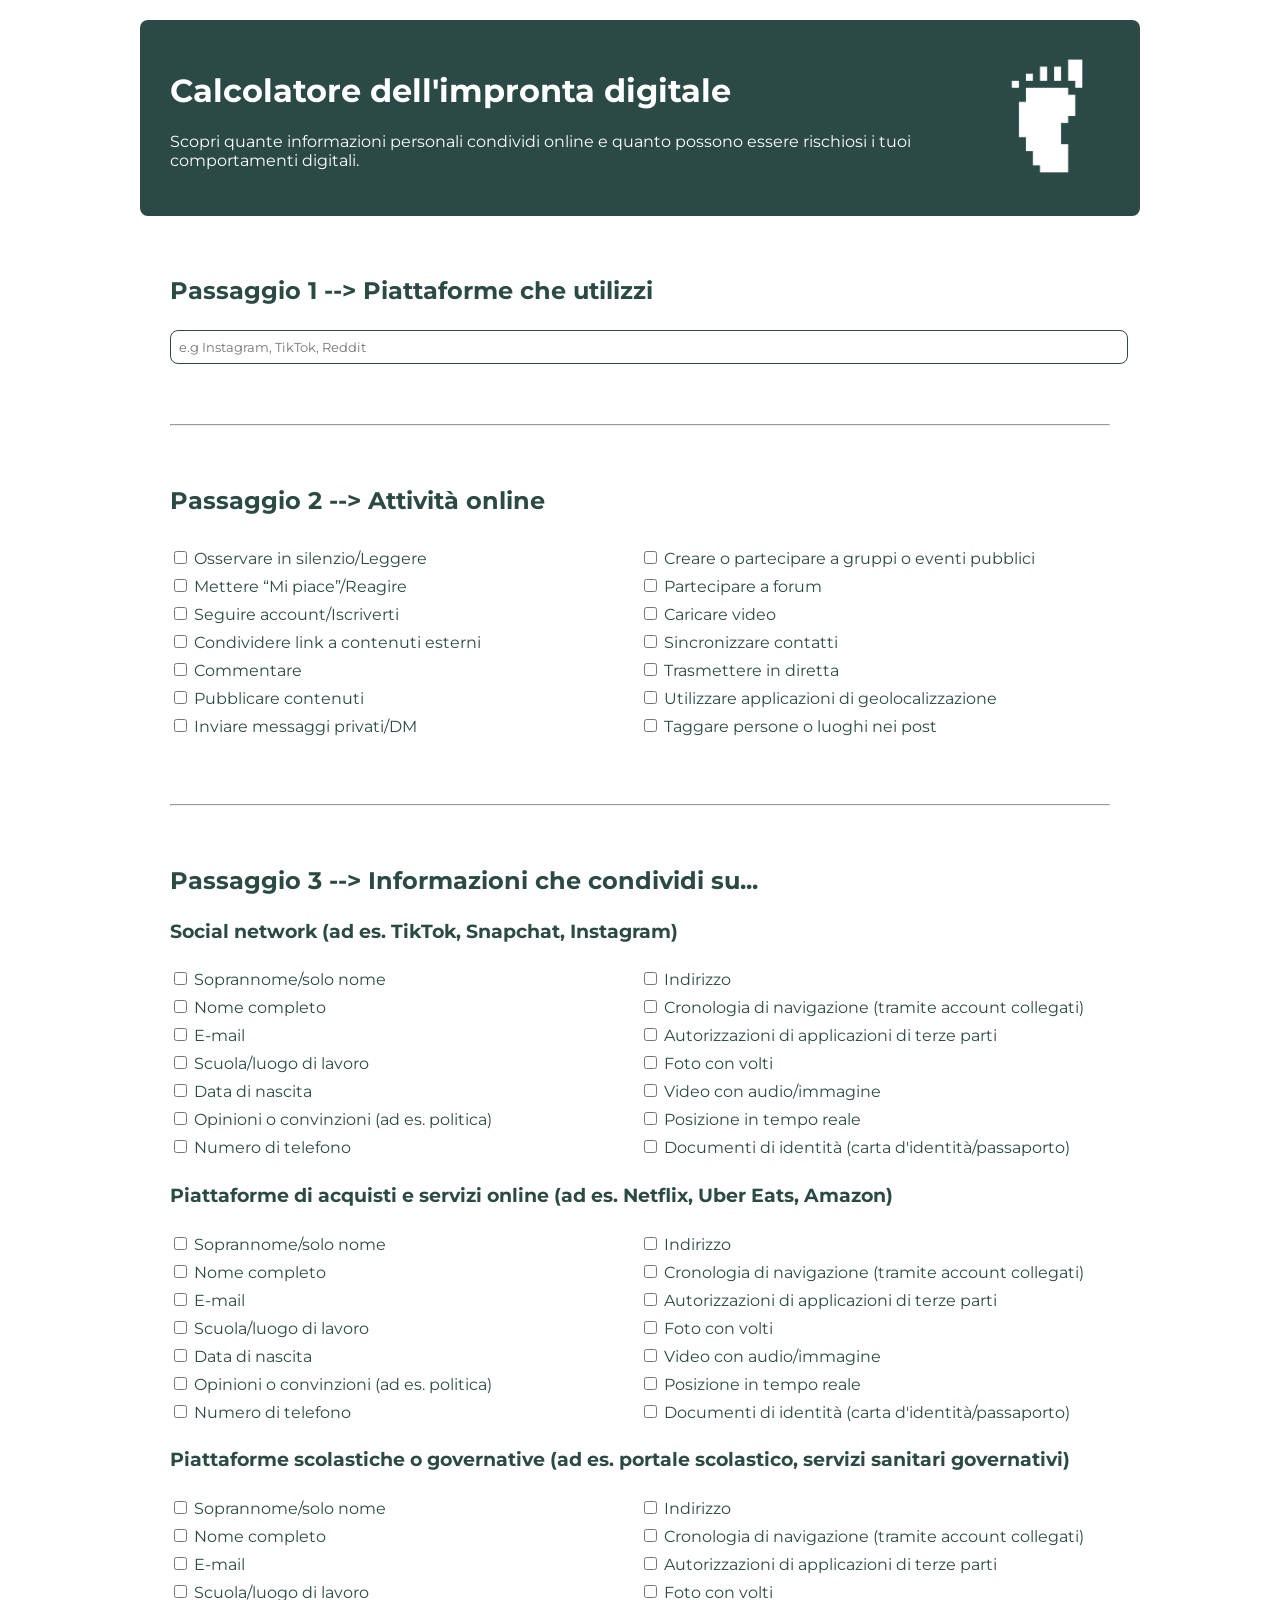
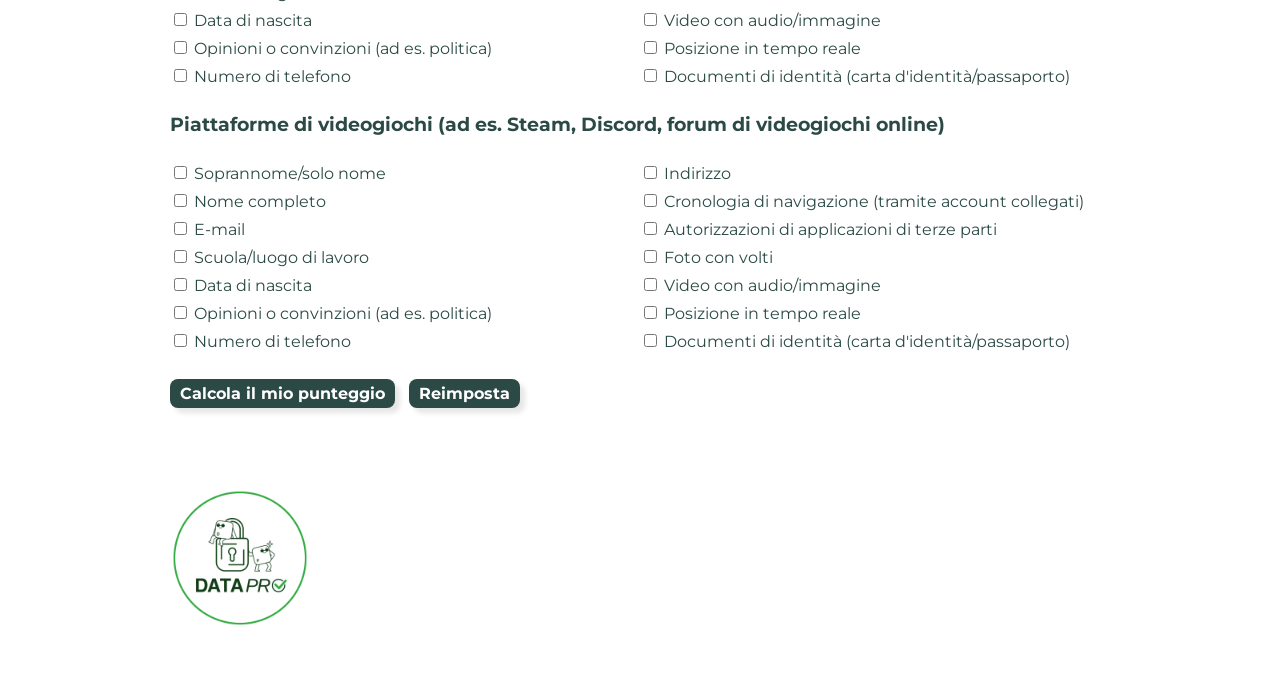
<file: it.html>
<!DOCTYPE html>
<html>

<head>
    <meta charset="UTF-8">
    <title>Calcolatore dell'impronta digitale</title>
    <link rel="preconnect" href="https://fonts.googleapis.com">
    <link rel="preconnect" href="https://fonts.gstatic.com" crossorigin>
    <link
        href="https://fonts.googleapis.com/css2?family=Montserrat:ital,wght@0,100..900;1,100..900&family=Oswald:wght@200..700&family=Press+Start+2P&display=swap"
        rel="stylesheet">
    <link rel="stylesheet" href="styles.css">
    <meta name="viewport" content="width=device-width, initial-scale=1.0">
    <link rel="icon" href="assets/favicon-calculator.png" type="image/png">

</head>

<body>
    <div class="content-padding page-header flex-row">
        <div>
            <h1>Calcolatore dell'impronta digitale</h1>
            <p style="color: white;">Scopri quante informazioni personali condividi online e quanto possono essere rischiosi i tuoi comportamenti digitali.</p>
        </div>
        <div>
            <img src="assets/footprint-pixelated.png" alt="footprint icon">
        </div>

    </div>

    <form id="footprintForm" class="content-padding">
        <h2>Passaggio 1 --> Piattaforme che utilizzi</h2>
        <label><input type="text" name="platforms" placeholder="e.g Instagram, TikTok, Reddit"
                style="width:100%;"></label>

        <hr>
        <h2>Passaggio 2 --> Attività online</h2>
        <div class="flex-row">
            <div class="checkbox-container">
                <label><input type="checkbox" name="activity" value="1"> Osservare in silenzio/Leggere</label>
                <label><input type="checkbox" name="activity" value="1"> Mettere “Mi piace”/Reagire</label>
                <label><input type="checkbox" name="activity" value="1"> Seguire account/Iscriverti</label>
                <label><input type="checkbox" name="activity" value="2"> Condividere link a contenuti esterni</label>
                <label><input type="checkbox" name="activity" value="2"> Commentare</label>
                <label><input type="checkbox" name="activity" value="2"> Pubblicare contenuti</label>
                <label><input type="checkbox" name="activity" value="2"> Inviare messaggi privati/DM</label>
            </div>
            <div>
                <label><input type="checkbox" name="activity" value="2"> Creare o partecipare a gruppi o eventi pubblici</label>
                <label><input type="checkbox" name="activity" value="2"> Partecipare a forum</label>
                <label><input type="checkbox" name="activity" value="3"> Caricare video</label>
                <label><input type="checkbox" name="activity" value="3"> Sincronizzare contatti</label>
                <label><input type="checkbox" name="activity" value="4"> Trasmettere in diretta</label>
                <label><input type="checkbox" name="activity" value="4"> Utilizzare applicazioni di geolocalizzazione</label>
                <label><input type="checkbox" name="activity" value="4"> Taggare persone o luoghi nei post</label>
            </div>
        </div>
        <hr>
        <h2>Passaggio 3 --> Informazioni che condividi su...</h2>
        <h3>Social network (ad es. TikTok, Snapchat, Instagram)</h3>
        <div class="flex-row">
            <div class="checkbox-container">
                <label><input type="checkbox" name="info" value="1"> Soprannome/solo nome</label>
                <label><input type="checkbox" name="info" value="2"> Nome completo</label>
                <label><input type="checkbox" name="info" value="2"> E-mail</label>
                <label><input type="checkbox" name="info" value="3"> Scuola/luogo di lavoro</label>
                <label><input type="checkbox" name="info" value="2"> Data di nascita</label>
                <label><input type="checkbox" name="info" value="2"> Opinioni o convinzioni (ad es. politica)</label>
                <label><input type="checkbox" name="info" value="3"> Numero di telefono</label>
            </div>
            <div>
                <label><input type="checkbox" name="info" value="3"> Indirizzo</label>
                <label><input type="checkbox" name="info" value="3"> Cronologia di navigazione (tramite account collegati)</label>
                <label><input type="checkbox" name="info" value="3"> Autorizzazioni di applicazioni di terze parti</label>
                <label><input type="checkbox" name="info" value="3"> Foto con volti</label>
                <label><input type="checkbox" name="info" value="3"> Video con audio/immagine</label>
                <label><input type="checkbox" name="info" value="4"> Posizione in tempo reale</label>
                <label><input type="checkbox" name="info" value="4"> Documenti di identità (carta d'identità/passaporto)</label>
            </div>
        </div>

        <h3>Piattaforme di acquisti e servizi online (ad es. Netflix, Uber Eats, Amazon)</h3>
        <div class="flex-row">
            <div class="checkbox-container">
                <label><input type="checkbox" name="info" value="1"> Soprannome/solo nome</label>
                <label><input type="checkbox" name="info" value="2"> Nome completo</label>
                <label><input type="checkbox" name="info" value="2"> E-mail</label>
                <label><input type="checkbox" name="info" value="3"> Scuola/luogo di lavoro</label>
                <label><input type="checkbox" name="info" value="3"> Data di nascita</label>
                <label><input type="checkbox" name="info" value="2"> Opinioni o convinzioni (ad es. politica)</label>
                <label><input type="checkbox" name="info" value="3"> Numero di telefono</label>
            </div>
            <div>
                <label><input type="checkbox" name="info" value="2"> Indirizzo</label>
                <label><input type="checkbox" name="info" value="3"> Cronologia di navigazione (tramite account collegati)</label>
                <label><input type="checkbox" name="info" value="3"> Autorizzazioni di applicazioni di terze parti</label>
                <label><input type="checkbox" name="info" value="2"> Foto con volti</label>
                <label><input type="checkbox" name="info" value="2"> Video con audio/immagine</label>
                <label><input type="checkbox" name="info" value="3"> Posizione in tempo reale</label>
                <label><input type="checkbox" name="info" value="4"> Documenti di identità (carta d'identità/passaporto)</label>
            </div>
        </div>

        <h3>Piattaforme scolastiche o governative (ad es. portale scolastico, servizi sanitari governativi)</h3>
        <div class="flex-row">
            <div class="checkbox-container">
                <label><input type="checkbox" name="info" value="1"> Soprannome/solo nome</label>
                <label><input type="checkbox" name="info" value="2"> Nome completo</label>
                <label><input type="checkbox" name="info" value="2"> E-mail</label>
                <label><input type="checkbox" name="info" value="2"> Scuola/luogo di lavoro</label>
                <label><input type="checkbox" name="info" value="2"> Data di nascita</label>
                <label><input type="checkbox" name="info" value="2"> Opinioni o convinzioni (ad es. politica)</label>
                <label><input type="checkbox" name="info" value="2"> Numero di telefono</label>
            </div>
            <div>
                <label><input type="checkbox" name="info" value="2"> Indirizzo</label>
                <label><input type="checkbox" name="info" value="2"> Cronologia di navigazione (tramite account collegati)</label>
                <label><input type="checkbox" name="info" value="2"> Autorizzazioni di applicazioni di terze parti</label>
                <label><input type="checkbox" name="info" value="1"> Foto con volti</label>
                <label><input type="checkbox" name="info" value="1"> Video con audio/immagine</label>
                <label><input type="checkbox" name="info" value="2"> Posizione in tempo reale</label>
                <label><input type="checkbox" name="info" value="2"> Documenti di identità (carta d'identità/passaporto)</label>
            </div>
        </div>

        <h3>Piattaforme di videogiochi (ad es. Steam, Discord, forum di videogiochi online)</h3>
        <div class="flex-row">
            <div class="checkbox-container">
                <label><input type="checkbox" name="info" value="1"> Soprannome/solo nome</label>
                <label><input type="checkbox" name="info" value="3"> Nome completo</label>
                <label><input type="checkbox" name="info" value="3"> E-mail</label>
                <label><input type="checkbox" name="info" value="3"> Scuola/luogo di lavoro</label>
                <label><input type="checkbox" name="info" value="2"> Data di nascita</label>
                <label><input type="checkbox" name="info" value="2"> Opinioni o convinzioni (ad es. politica)</label>
                <label><input type="checkbox" name="info" value="3"> Numero di telefono</label>
            </div>
            <div>
                <label><input type="checkbox" name="info" value="4"> Indirizzo</label>
                <label><input type="checkbox" name="info" value="3"> Cronologia di navigazione (tramite account collegati)</label>
                <label><input type="checkbox" name="info" value="3"> Autorizzazioni di applicazioni di terze parti</label>
                <label><input type="checkbox" name="info" value="3"> Foto con volti</label>
                <label><input type="checkbox" name="info" value="3"> Video con audio/immagine</label>
                <label><input type="checkbox" name="info" value="4"> Posizione in tempo reale</label>
                <label><input type="checkbox" name="info" value="4"> Documenti di identità (carta d'identità/passaporto)</label>
            </div>
        </div>

        <button type="button" id="submitBtn" style="margin-top:20px;">Calcola il mio punteggio</button>
        <button type="button" id="resetBtn" style="margin-left:10px;">Reimposta</button>

    </form>



    <div id="result" style="color: black;"></div>

    <div id="riskBreakdown" class="hidden content-padding">

        <hr>

        <h2>Comprendere i rischi</h2>
        <p>Di seguito troverai una spiegazione completa dei rischi associati alle tue azioni e a ciò che condividi online. Non tutte le azioni comportano lo stesso rischio; il contesto è fondamentale, quindi il luogo in cui pubblichi qualcosa può fare una grande differenza. Ad esempio, condividere la tua posizione in privato con gli amici è molto diverso dal pubblicarla pubblicamente in una trasmissione in diretta. Per questo motivo, abbiamo organizzato le informazioni in tabelle separate in base al tipo di piattaforma che utilizzi.</p>
        <p>Consulta i link sottostanti per esplorare ogni categoria in modo più dettagliato:</p>
        <ul>
            <li class="explananation-li"><a href="#activities-done-table">Attività svolte online</a></li>
            <li class="explananation-li"><a href="#info-sm-table">Informazioni condivise sui social media</a></li>
            <li class="explananation-li"><a href="#info-shopping-table">Informazioni condivise su piattaforme di acquisto e servizi online</a></li>
            <li class="explananation-li"><a href="#info-school-table">Informazioni condivise su piattaforme scolastiche o governative</a></li>
            <li class="explananation-li"><a href="#info-gaming-table">Informazioni condivise su piattaforme di videogiochi</a></li>
        </ul>
        <p>Più sai, più controllo avrai sulla tua impronta digitale. Stai al sicuro!</p>

        <h3 style="padding-top: 24px;" id="activities-done-table">Attività online</h3>
        <div class="table-container">
            <table>
                <thead>
                    <tr>
                        <th>Attività</th>
                        <th>Livello di rischio</th>
                        <th>Motivi per cui potrebbe essere rischioso</th>
                    </tr>
                </thead>
                <tbody>
                    <tr>
                        <td>Osservare in silenzio/Leggere</td>
                        <td>Basso</td>
                        <td>Attività passiva; nessun dato condiviso.</td>
                    </tr>
                    <tr>
                        <td>Mettere “Mi piace”/Reagire</td>
                        <td>Basso</td>
                        <td>Vengono condivisi dati minimi; tuttavia, è possibile tracciare dei modelli.</td>
                    </tr>
                    <tr>
                        <td>Seguire account/Iscriverti</td>
                        <td>Basso</td>
                        <td>Può rivelare interessi, ma l'esposizione diretta è limitata.</td>
                    </tr>
                    <tr>
                        <td>Condividere link a contenuti esterni</td>
                        <td>Moderato</td>
                        <td>Può indicare opinioni e interessi; può includere link di tracciamento.</td>
                    </tr>
                    <tr>
                        <td>Commentare</td>
                        <td>Moderato</td>
                        <td>Rivela opinioni; può includere informazioni personali involontariamente.</td>
                    </tr>
                    <tr>
                        <td>Pubblicare contenuti</td>
                        <td>Moderato</td>
                        <td>Può contenere dettagli identificativi o modelli di comportamento.</td>
                    </tr>
                    <tr>
                        <td>Inviare messaggi privati/DM</td>
                        <td>Moderato</td>
                        <td>Privato, ma archiviato e potenzialmente esposto.</td>
                    </tr>
                    <tr>
                        <td>Creare o partecipare a gruppi o eventi pubblici</td>
                        <td>Moderato</td>
                        <td>Mostra interessi, affiliazioni o presenza fisica.</td>
                    </tr>
                    <tr>
                        <td>Partecipare a forum</td>
                        <td>Moderato</td>
                        <td>Di solito è permanente, ricercabile e può rivelare informazioni personali.</td>
                    </tr>
                    <tr>
                        <td>Caricare video</td>
                        <td>Alto</td>
                        <td>Può rivelare l'aspetto, la voce, l'ambiente e l'identità.</td>
                    </tr>
                    <tr>
                        <td>Sincronizzare contatti</td>
                        <td>Alto</td>
                        <td>Condividi la tua rete personale con la piattaforma.</td>
                    </tr>
                    <tr>
                        <td>Trasmettere in diretta</td>
                        <td>Very Alto</td>
                        <td>Esposizione in tempo reale con alto potenziale di sovraesposizione.</td>
                    </tr>
                    <tr>
                        <td>Utilizzare applicazioni di geolocalizzazione</td>
                        <td>Molto alto</td>
                        <td>Traccia movimenti e abitudini in tempo reale.</td>
                    </tr>
                    <tr>
                        <td>Taggare persone o luoghi nei post</td>
                        <td>Molto alto</td>
                        <td>Rivela identità, posizione e relazioni.</td>
                    </tr>
                </tbody>
            </table>
        </div>

        <h3 style="padding-top: 24px;" id="info-sm-table">Informazioni condivise sui social media</h3>
        <div class="table-container">
            <table>
                <thead>
                    <tr>
                        <th>Tipo di informazioni condivise</th>
                        <th>Livello di sensibilità</th>
                        <th>Motivi per cui potrebbe essere rischioso</th>
                    </tr>
                </thead>
                <tbody>
                    <tr>
                        <td>Soprannome/solo nome</td>
                        <td>Basso</td>
                        <td>Basso rischio di essere identificati o tracciati personalmente.</td>
                    </tr>
                    <tr>
                        <td>Nome completo</td>
                        <td>Moderato</td>
                        <td>Rende più facile per gli sconosciuti trovarti e ottenere altri dati personali.</td>
                    </tr>
                    <tr>
                        <td>E-mail</td>
                        <td>Moderato</td>
                        <td>Può essere utilizzato per tracciamento, spam o tentativi di phishing.</td>
                    </tr>
                    <tr>
                        <td>Data di nascita</td>
                        <td>Moderato</td>
                        <td>Viene utilizzato nelle domande di sicurezza. Può esporti al furto di identità.</td>
                    </tr>
                    <tr>
                        <td>Opinioni o convinzioni (ad es. politica)</td>
                        <td>Moderato</td>
                        <td>Può essere utilizzato per creare profili o mostrare contenuti o annunci manipolatori.</td>
                    </tr>
                    <tr>
                        <td>Scuola/luogo di lavoro</td>
                        <td>Alto</td>
                        <td>Rivela la tua routine quotidiana e la tua posizione, aumentando il rischio di contatti indesiderati o molestie.</td>
                    </tr>
                    <tr>
                        <td>Numero di telefono</td>
                        <td>Alto</td>
                        <td>Viene utilizzato per la verifica, ma consente anche spam, truffe, tracciamento e possibile usurpazione di account.</td>
                    </tr>
                    <tr>
                        <td>Indirizzo</td>
                        <td>Alto</td>
                        <td>Rivela dove vivi; rischio di molestie o danni fisici.</td>
                    </tr>
                    <tr>
                        <td>Cronologia di navigazione (tramite account collegati)</td>
                        <td>Alto</td>
                        <td>Può creare un profilo dettagliato delle tue abitudini e dei tuoi interessi che potrebbe essere utilizzato a fini di manipolazione.</td>
                    </tr>
                    <tr>
                        <td>Autorizzazioni di applicazioni di terze parti</td>
                        <td>Alto</td>
                        <td>Consente ad altre applicazioni di accedere ai tuoi dati, spesso con scarsa trasparenza.</td>
                    </tr>
                    <tr>
                        <td>Foto con volti</td>
                        <td>Alto</td>
                        <td>I rischi includono l'abuso del riconoscimento facciale e l'identificazione indesiderata.</td>
                    </tr>
                    <tr>
                        <td>Video con audio/immagine</td>
                        <td>Alto</td>
                        <td>Rivela molteplici caratteristiche e dettagli personali, aumentando il rischio di violazione della privacy.</td>
                    </tr>
                    <tr>
                        <td>Posizione in tempo reale</td>
                        <td>Molto alto</td>
                        <td>Può essere utilizzato per tracciare i movimenti e la posizione attuale, aumentando il rischio di molestie o danni fisici.</td>
                    </tr>
                    <tr>
                        <td>Documenti di identità (carta d'identità/passaporto)</td>
                        <td>Molto alto</td>
                        <td>Altamente sensibile; può portare al furto di identità o alla frode.</td>
                    </tr>
                </tbody>
            </table>
        </div>

        <h3 style="padding-top: 24px;" id="info-shopping-table">Informazioni condivise su piattaforme di acquisto e servizi online</h3>
        <div class="table-container">
            <table>
                <thead>
                    <tr>
                        <th>Tipo di informazioni condivise</th>
                        <th>Livello di sensibilità</th>
                        <th>Motivi per cui potrebbe essere rischioso</th>
                    </tr>
                </thead>
                <tbody>
                    <tr>
                        <td>Soprannome/solo nome</td>
                        <td>Basso</td>
                        <td>Può essere collegato alle abitudini di acquisto. Da solo potrebbe non identificarti, ma contribuisce a creare un profilo.</td>
                    </tr>
                    <tr>
                        <td>Nome completo</td>
                        <td>Moderato</td>
                        <td>Più facile da convertire in obiettivo di spam o phishing.</td>
                    </tr>
                    <tr>
                        <td>Opinioni o convinzioni (ad es. politica)</td>
                        <td>Moderato</td>
                        <td>Viene utilizzato per creare profili dettagliati e indirizzarli con annunci manipolatori.</td>
                    </tr>
                    <tr>
                        <td>E-mail</td>
                        <td>Moderato</td>
                        <td>Vulnerabile a spam/phishing.</td>
                    </tr>
                    <tr>
                        <td>Indirizzo</td>
                        <td>Alto</td>
                        <td>Necessario ai fini della consegna, ma comporta un rischio se viene divulgato.</td>
                    </tr>

                    <tr>
                        <td>Scuola/luogo di lavoro</td>
                        <td>Alto</td>
                        <td>Rivela la routine quotidiana e la posizione, aumentando il rischio di contatti indesiderati o molestie.</td>
                    </tr>
                    <tr>
                        <td>Data di nascita</td>
                        <td>Alto</td>
                        <td>L'esposizione aumenta il rischio di furto d'identità e pirateria degli account.</td>
                    </tr>
                    <tr>
                        <td>Numero di telefono</td>
                        <td>Alto</td>
                        <td>Può essere necessario per gli aggiornamenti sulla consegna, ma è vulnerabile a chiamate fraudolente e tentativi di furto di account.</td>
                    </tr>
                    <tr>
                        <td>Cronologia di navigazione (tramite account collegati)</td>
                        <td>Alto</td>
                        <td>Utilizzato per pubblicità altamente mirata e profilazione.</td>
                    </tr>
                    <tr>
                        <td>Autorizzazioni di applicazioni di terze parti</td>
                        <td>Alto</td>
                        <td>Concede ampio accesso a dati riservati relativi a ordini e account, spesso senza un controllo chiaro.</td>
                    </tr>
                    <tr>
                        <td>Foto con volti</td>
                        <td>Alto</td>
                        <td>Raramente richiesto per acquisti o servizi online: espone l'identità e può essere utilizzato per il riconoscimento facciale o il furto di identità.</td>
                    </tr>
                    <tr>
                        <td>Video con audio/immagine</td>
                        <td>Alto</td>
                        <td>Raramente richiesto per acquisti o servizi online: può rivelare l'ambiente e le abitudini personali, comportando un rischio di violazione della privacy.</td>
                    </tr>
                    <tr>
                        <td>Posizione in tempo reale</td>
                        <td>Alto</td>
                        <td>Viene utilizzato per consegne o trasporti, ma rivela i propri spostamenti, consentendo il tracciamento o l'esposizione a rischi fisici.</td>
                    </tr>
                    <tr>
                        <td>Documenti di identità (carta d'identità/passaporto)</td>
                        <td>Molto alto</td>
                        <td>A volte è necessario per verificare l'identità, ma è estremamente sensibile; il suo uso improprio può portare a gravi frodi o furti di identità.</td>
                    </tr>
                </tbody>
            </table>
        </div>

        <h3 style="padding-top: 24px;" id="info-school-table">Informazioni condivise su piattaforme scolastiche o governative</h3>
        <div class="table-container">
            <table>
                <thead>
                    <tr>
                        <th>Tipo di informazioni condivise</th>
                        <th>Livello di sensibilità</th>
                        <th>Motivi per cui potrebbe essere rischioso</th>
                    </tr>
                </thead>
                <tbody>
                    <tr>
                        <td>Soprannome/solo nome</td>
                        <td>Basso</td>
                        <td>Uso prevalentemente interno; esposizione al pubblico limitata. Basso rischio di profilazione da parte di soggetti esterni.</td>
                    </tr>
                    <tr>
                        <td>Nome completo</td>
                        <td>Moderato</td>
                        <td>Necessario per uso ufficiale e generalmente ben protetto, ma rischioso in caso di fughe di dati.</td>
                    </tr>
                    <tr>
                        <td>Foto con volti</td>
                        <td>Basso</td>
                        <td>Generalmente ad accesso limitato, ma può comportare un rischio di esposizione dell'identità in caso di fuga di notizie.</td>
                    </tr>
                    <tr>
                        <td>Video con audio/immagine</td>
                        <td>Basso</td>
                        <td>Potrebbe rivelare informazioni personali se condiviso esternamente.</td>
                    </tr>
                    <tr>
                        <td>E-mail</td>
                        <td>Moderato</td>
                        <td>Suscettibile di phishing se compromesso.</td>
                    </tr>
                    <tr>
                        <td>Scuola/luogo di lavoro</td>
                        <td>Moderato</td>
                        <td>Può rivelare la fascia d'età, l'approccio allo studio e l'orario giornaliero. Può aumentare il rischio di contatti indesiderati.</td>
                    </tr>
                    <tr>
                        <td>Data di nascita</td>
                        <td>Moderato</td>
                        <td>Rischio di furto d'identità se esposto oltre l'uso necessario.</td>
                    </tr>
                    <tr>
                        <td>Opinioni o convinzioni (ad es. politica)</td>
                        <td>Moderato</td>
                        <td>Se la riservatezza non viene mantenuta, potrebbe portare a profili indesiderati o pregiudizi.</td>
                    </tr>
                    <tr>
                        <td>Numero di telefono</td>
                        <td>Moderato</td>
                        <td>Rischio di uso improprio se esposto alle informazioni: suscettibile a spam e truffe.</td>
                    </tr>
                    <tr>
                        <td>Indirizzo</td>
                        <td>Moderato</td>
                        <td>Informazioni sensibili; la loro esposizione può comportare rischi fisici o frodi.</td>
                    </tr>
                    <tr>
                        <td>Cronologia di navigazione (tramite account collegati)</td>
                        <td>Moderato</td>
                        <td>Potrebbe rivelare abitudini di apprendimento o aree di interesse; può essere utilizzato per la profilazione o la segmentazione intrusiva.</td>
                    </tr>
                    <tr>
                        <td>Autorizzazioni di applicazioni di terze parti</td>
                        <td>Moderato</td>
                        <td>Può consentire l'accesso ad applicazioni esterne a dati personali o di apprendimento, con il rischio di esposizione in caso di uso improprio delle applicazioni.</td>
                    </tr>
                    <tr>
                        <td>Posizione in tempo reale</td>
                        <td>Moderato</td>
                        <td>Potrebbe rivelare la posizione se gestito in modo errato, aumentando il rischio di contatti indesiderati o molestie.</td>
                    </tr>
                    <tr>
                        <td>Documenti di identità (carta d'identità/passaporto)</td>
                        <td>Moderato</td>
                        <td>Deve essere conservato in modo sicuro; le fughe di notizie comportano il rischio di furto di identità o frode.</td>
                    </tr>
                </tbody>
            </table>
        </div>

        <h3 style="padding-top: 24px;">Informazioni condivise su piattaforme di videogiochi</h3>
        <div class="table-container">
            <table id="info-gaming-table">
                <thead>
                    <tr>
                        <th>Tipo di informazioni condivise</th>
                        <th>Livello di sensibilità</th>
                        <th>Motivi per cui potrebbe essere rischioso</th>
                    </tr>
                </thead>
                <tbody>
                    <tr>
                        <td>Soprannome/solo nome</td>
                        <td>Basso</td>
                        <td>Viene spesso riutilizzata su diverse piattaforme; può diventare identificabile.</td>
                    </tr>
                    <tr>
                        <td>Nome completo</td>
                        <td>Alto</td>
                        <td>A volte è necessaria per la registrazione, anche se di solito è nascosta. Condividerla apertamente aumenta il rischio di contatti o esposizione indesiderati.</td>
                    </tr>
                    <tr>
                        <td>Data di nascita</td>
                        <td>Moderato</td>
                        <td>Viene utilizzata per verificare l'età, ma può essere oggetto di sfruttamento se viene divulgata.</td>
                    </tr>
                    <tr>
                        <td>Opinioni o convinzioni (ad es. politica)</td>
                        <td>Moderato</td>
                        <td>Può apparire nei forum o nelle chat; può essere registrata o utilizzata contro di te.</td>
                    </tr>
                    <tr>
                        <td>E-mail</td>
                        <td>Alto</td>
                        <td>È bersaglio di phishing e spam.</td>
                    </tr>
                    <tr>
                        <td>Scuola/luogo di lavoro</td>
                        <td>Alto</td>
                        <td>Può rivelare l'età o le abitudini quotidiane, aumentando il rischio di molestie o contatti indesiderati.</td>
                    </tr>
                    <tr>
                        <td>Numero di telefono</td>
                        <td>Alto</td>
                        <td>Può facilitare truffe o molestie.</td>
                    </tr>
                    <tr>
                        <td>Cronologia di navigazione (tramite account collegati)</td>
                        <td>Alto</td>
                        <td>Viene utilizzato per la segmentazione e la profilazione.</td>
                    </tr>
                    <tr>
                        <td>Autorizzazioni di applicazioni di terze parti</td>
                        <td>Alto</td>
                        <td>Consente di accedere ai dati di gioco su diversi servizi; esiste un rischio se viene divulgato o utilizzato in modo improprio.</td>
                    </tr>
                    <tr>
                        <td>Foto con volti</td>
                        <td>Alto</td>
                        <td>Rischio di esposizione dell'identità.</td>
                    </tr>
                    <tr>
                        <td>Video con audio/immagine</td>
                        <td>Alto</td>
                        <td>Rivela dettagli reali sull'identità.</td>
                    </tr>
                    <tr>
                        <td>Indirizzo</td>
                        <td>Molto alto</td>
                        <td>Raramente richiesto; se divulgato, rappresenta un grave rischio per la privacy.</td>
                    </tr>
                    <tr>
                        <td>Posizione in tempo reale</td>
                        <td>Molto alto</td>
                        <td>Rivela la tua posizione fisica in tempo reale, il che può compromettere la tua privacy e sicurezza.</td>
                    </tr>
                    <tr>
                        <td>Documenti di identità (carta d'identità/passaporto)</td>
                        <td>Molto alto</td>
                        <td>Può essere utilizzato per la verifica dell'età, ma è fondamentale se compromesso.</td>
                    </tr>
                </tbody>
            </table>
        </div>
    </div>


    </div>
    <div class="logo-container">
        <img src="assets/DataPro_logo_circle.png" alt="DataPro Project Logo" style="max-width: 200px;">
    </div>

    <script>

        // Calculate Data Footprint Score
        document.getElementById('submitBtn').addEventListener('click', function () {


            let activityCheckboxes = document.querySelectorAll('input[name="activity"]:checked');
            let infoCheckboxes = document.querySelectorAll('input[name="info"]:checked');

            let score = 0;

            // Calculate total score of all action checkboxes
            activityCheckboxes.forEach(cb => {
                let val = parseInt(cb.value);
                score += val;
                // convert to %
            });

            let percentageScore = Math.floor((score / 33) * 100);

            // Maps through all infoCheckbox values and assigns highest to higestRisk
            let highestRisk = infoCheckboxes.length ? Math.max(...[...infoCheckboxes].map(cb => parseInt(cb.value))) : 0;


            console.log(score);
            console.log(highestRisk);


            // Determine Footprint Size based on total score
            let footprintSize = '';
            if (score <= 8) {
                footprintSize = 'Minima';
            } else if (score <= 17) {
                footprintSize = 'Moderata';
            } else if (score <= 25) {
                footprintSize = 'Significativa';
            } else {
                footprintSize = 'Grande';
            }

            let footprintSizeMessage = '';
            if (score <= 8) {
                footprintSizeMessage = 'Condividi pochissime informazioni personali online. Ciò significa che la tua impronta digitale è piccola ed è più difficile per gli altri rintracciarti o profilarti. Continua così!';
            } else if (score <= 17) {
                footprintSizeMessage = 'Condividi molte informazioni personali online. La tua impronta digitale sta crescendo, il che può rendere più facile per le aziende o altri conoscere le tue abitudini e preferenze. Valuta di rivedere ciò che condividi e con quale frequenza.';
            } else if (score <= 25) {
                footprintSizeMessage = 'Hai condiviso molte informazioni personali online. La tua impronta digitale è ora abbastanza visibile e potrebbe essere utilizzata per creare un profilo dettagliato su di te. È un buon momento per riflettere attentamente sulle impostazioni di privacy e sui dati che condividi.';
            } else {
                footprintSizeMessage = 'Hai condiviso una quantità considerevole di informazioni personali online, aumentando la tua esposizione digitale. Questo livello di condivisione delle informazioni può esporti a un rischio maggiore di violazioni della privacy o tracciamento indesiderato. Valuta di rafforzare i tuoi controlli sulla privacy e di essere più cauto con ciò che condividi in futuro.';
            }

            // Determine Risk Level based on highest risk value
            let riskLevel = '';
            switch (highestRisk) {
                case 4:
                    riskLevel = 'Alto';
                    break;
                case 3:
                    riskLevel = 'Moderato';
                    break;
                case 2:
                    riskLevel = 'Basso';
                    break;
                default:
                    riskLevel = 'Minimo';
            }

            let riskLevelMessage = '';
            switch (highestRisk) {
                case 4:
                    riskLevelMessage = 'Hai condiviso informazioni personali molto sensibili. Ciò potrebbe esporti a violazioni della privacy, furti di identità o attenzioni indesiderate. Valuta di rivedere il tipo di contenuti che pubblichi e di modificare le tue impostazioni sulla privacy.';
                    break;
                case 3:
                    riskLevelMessage = 'Stai condividendo informazioni riservate che potrebbero aumentare la tua visibilità online. Esiste il rischio che queste informazioni vengano utilizzate in modi indesiderati. Pensa bene a ciò che condividi e a chi può vederlo.';
                    break;
                case 2:
                    riskLevelMessage = 'Il tuo comportamento di condivisione è moderato. Sebbene condividi alcuni dati online, non sono altamente sensibili. Tuttavia, è consigliabile rivedere periodicamente le tue abitudini di condivisione e le impostazioni sulla privacy.';
                    break;
                default:
                    riskLevelMessage = 'La tua attività online è abbastanza sicura. Sei cauto su ciò che condividi e su chi può vederlo. Continua così e tieniti aggiornato sui cambiamenti nelle piattaforme digitali.';
            }

            // Determine footprint size title colour
            let footprintSizeTitleColor = '';
            if (score <= 8) {
                footprintSizeTitleColor = "green";
            } else if (score <= 17) {
                footprintSizeTitleColor = "yellow";
            } else if (score <= 25) {
                footprintSizeTitleColor = "orange";
            } else if (score <= 33) {
                footprintSizeTitleColor = "red";
            };

            console.log("footprint size title colour: ", footprintSizeTitleColor);

            // Determine risk level title colour
            let riskLevelTitleColor = '';
            if (highestRisk <= 1) {
                riskLevelTitleColor = "green";
            } else if (highestRisk === 2) {
                riskLevelTitleColor = "yellow";
            } else if (highestRisk === 3) {
                riskLevelTitleColor = "orange";
            } else if (highestRisk === 4) {
                riskLevelTitleColor = "red";
            };

            console.log("risk level title colour: ", riskLevelTitleColor);


            // Show result div and populate results
            let resultDiv = document.getElementById('result');
            resultDiv.innerHTML = `
                <div>
                <h2>Il risultato viene visualizzato in...</h2>
                <h3 id="footprint-size-title">Dimensione dell'impronta digitale: ${footprintSize}</h3>
                Il tuo punteggio dell'impronta digitale è del <strong>${percentageScore}%</strong>
                <p>${footprintSizeMessage}</p>
                <h3 id="risk-level-title">Livello di rischio: ${riskLevel}</h3>
                <p>${riskLevelMessage}</p>    
                </div>
                <div>
                <img src="assets/result-trophy-icon.png">  
                </div>
`;


            // Get title and assign colour:

            const footprintSizeTitle = document.getElementById('footprint-size-title');
            const riskLevelTitle = document.getElementById('risk-level-title');

            footprintSizeTitle.classList.add(footprintSizeTitleColor);
            riskLevelTitle.classList.add(riskLevelTitleColor);

            resultDiv.classList.remove('hidden');
            // resultDiv.removeAttribute('class');
            resultDiv.classList.add('result-visible');
            resultDiv.classList.add('visible');


            // Show Risk Breakdown table
            const breakdown = document.getElementById("riskBreakdown");
            breakdown.classList.remove('hidden');
            breakdown.classList.add('visible');


        });

        // Reset Form 
        document.getElementById('resetBtn').addEventListener('click', function () {

            // Hide results
            const resultDiv = document.getElementById('result');
            resultDiv.classList.remove('visible');
            resultDiv.classList.remove('result-visible');
            resultDiv.classList.add('hidden');

            // Hide the breakdown table
            const breakdown = document.getElementById("riskBreakdown");
            breakdown.classList.remove("visible");
            breakdown.classList.add("hidden");

            // Uncheck checkboxes
            document.querySelectorAll('input[type="checkbox"]').forEach(cb => cb.checked = false);

            // Clear platforms input
            document.querySelector('input[name="platforms"]').value = '';



        });

    </script>

</body>

</html>
</file>
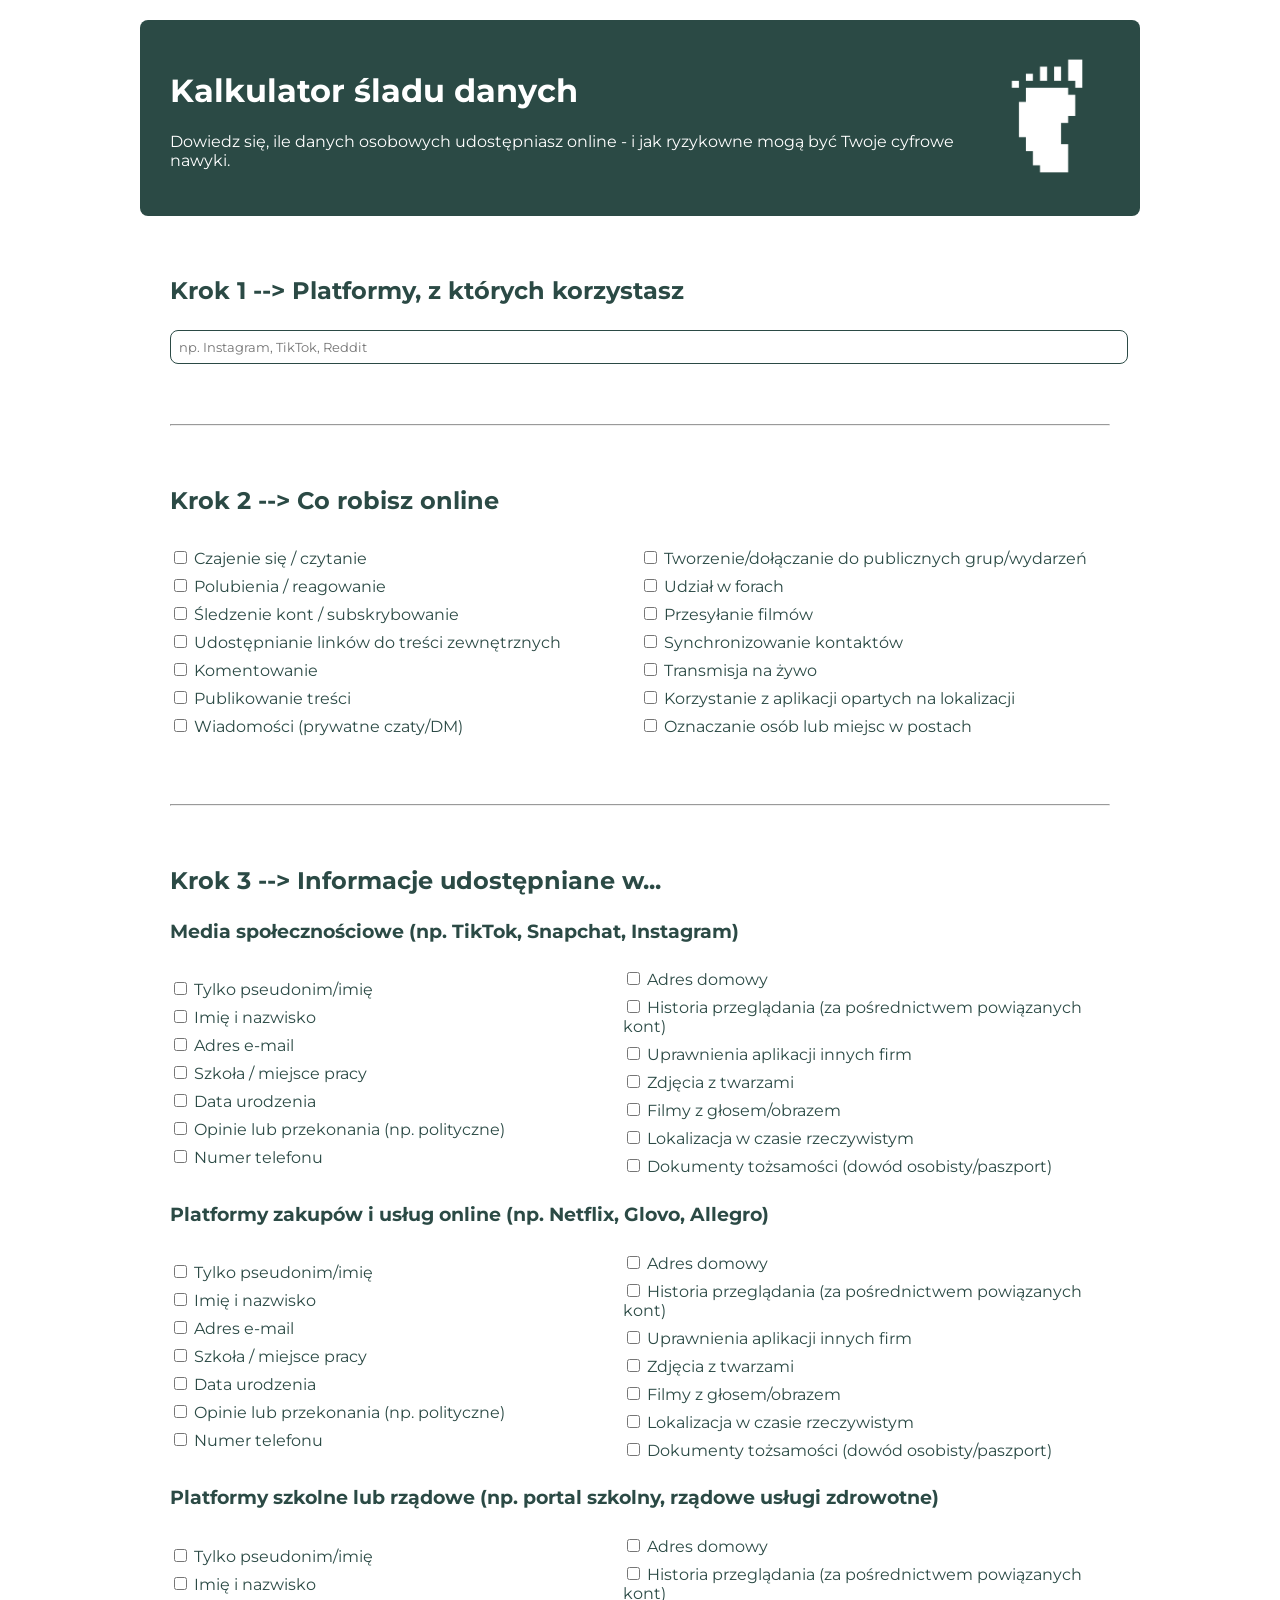
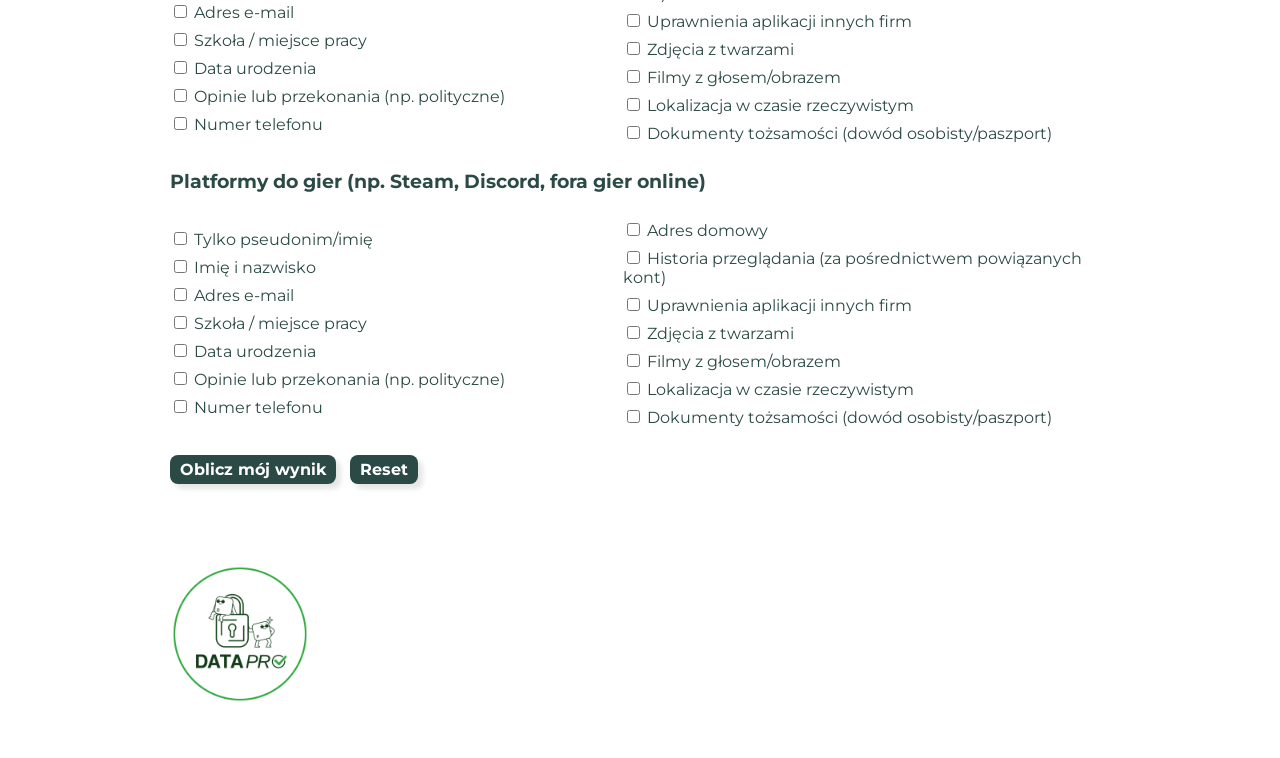
<file: pl.html>
<!DOCTYPE html>
<html>

<head>
    <meta charset="UTF-8">
    <title>Kalkulator śladu danych</title>
    <link rel="preconnect" href="https://fonts.googleapis.com">
    <link rel="preconnect" href="https://fonts.gstatic.com" crossorigin>
    <link
        href="https://fonts.googleapis.com/css2?family=Montserrat:ital,wght@0,100..900;1,100..900&family=Oswald:wght@200..700&family=Press+Start+2P&display=swap"
        rel="stylesheet">
    <link rel="stylesheet" href="styles.css">
    <meta name="viewport" content="width=device-width, initial-scale=1.0">
    <link rel="icon" href="assets/favicon-calculator.png" type="image/png">

</head>

<body>
    <div class="content-padding page-header flex-row">
        <div>
            <h1>Kalkulator śladu danych</h1>
            <p style="color: white;">Dowiedz się, ile danych osobowych udostępniasz online - i jak ryzykowne mogą być Twoje cyfrowe nawyki.</p>
        </div>
        <div>
            <img src="assets/footprint-pixelated.png" alt="footprint icon">
        </div>

    </div>

    <form id="footprintForm" class="content-padding">
        <h2>Krok 1 --> Platformy, z których korzystasz</h2>
        <label><input type="text" name="platforms" placeholder="np. Instagram, TikTok, Reddit"
                style="width:100%;"></label>

        <hr>
        <h2>Krok 2 --> Co robisz online</h2>
        <div class="flex-row">
            <div class="checkbox-container">
                <label><input type="checkbox" name="activity" value="1"> Czajenie się / czytanie</label>
                <label><input type="checkbox" name="activity" value="1"> Polubienia / reagowanie</label>
                <label><input type="checkbox" name="activity" value="1"> Śledzenie kont / subskrybowanie</label>
                <label><input type="checkbox" name="activity" value="2"> Udostępnianie linków do treści zewnętrznych</label>
                <label><input type="checkbox" name="activity" value="2"> Komentowanie</label>
                <label><input type="checkbox" name="activity" value="2"> Publikowanie treści</label>
                <label><input type="checkbox" name="activity" value="2"> Wiadomości (prywatne czaty/DM)</label>
            </div>
            <div>
                <label><input type="checkbox" name="activity" value="2"> Tworzenie/dołączanie do publicznych grup/wydarzeń</label>
                <label><input type="checkbox" name="activity" value="2"> Udział w forach</label>
                <label><input type="checkbox" name="activity" value="3"> Przesyłanie filmów</label>
                <label><input type="checkbox" name="activity" value="3"> Synchronizowanie kontaktów</label>
                <label><input type="checkbox" name="activity" value="4"> Transmisja na żywo</label>
                <label><input type="checkbox" name="activity" value="4"> Korzystanie z aplikacji opartych na lokalizacji</label>
                <label><input type="checkbox" name="activity" value="4"> Oznaczanie osób lub miejsc w postach</label>
            </div>
        </div>
        <hr>
        <h2>Krok 3 --> Informacje udostępniane w...</h2>
        <h3>Media społecznościowe (np. TikTok, Snapchat, Instagram)</h3>
        <div class="flex-row">
            <div class="checkbox-container">
                <label><input type="checkbox" name="info" value="1"> Tylko pseudonim/imię</label>
                <label><input type="checkbox" name="info" value="2"> Imię i nazwisko</label>
                <label><input type="checkbox" name="info" value="2"> Adres e-mail</label>
                <label><input type="checkbox" name="info" value="3"> Szkoła / miejsce pracy</label>
                <label><input type="checkbox" name="info" value="2"> Data urodzenia</label>
                <label><input type="checkbox" name="info" value="2"> Opinie lub przekonania (np. polityczne)</label>
                <label><input type="checkbox" name="info" value="3"> Numer telefonu</label>
            </div>
            <div>
                <label><input type="checkbox" name="info" value="3"> Adres domowy</label>
                <label><input type="checkbox" name="info" value="3"> Historia przeglądania (za pośrednictwem powiązanych kont)</label>
                <label><input type="checkbox" name="info" value="3"> Uprawnienia aplikacji innych firm</label>
                <label><input type="checkbox" name="info" value="3"> Zdjęcia z twarzami</label>
                <label><input type="checkbox" name="info" value="3"> Filmy z głosem/obrazem</label>
                <label><input type="checkbox" name="info" value="4"> Lokalizacja w czasie rzeczywistym</label>
                <label><input type="checkbox" name="info" value="4"> Dokumenty tożsamości (dowód osobisty/paszport)</label>
            </div>
        </div>

        <h3>Platformy zakupów i usług online (np. Netflix, Glovo, Allegro)</h3>
        <div class="flex-row">
            <div class="checkbox-container">
                <label><input type="checkbox" name="info" value="1"> Tylko pseudonim/imię</label>
                <label><input type="checkbox" name="info" value="2"> Imię i nazwisko</label>
                <label><input type="checkbox" name="info" value="2"> Adres e-mail</label>
                <label><input type="checkbox" name="info" value="3"> Szkoła / miejsce pracy</label>
                <label><input type="checkbox" name="info" value="3"> Data urodzenia</label>
                <label><input type="checkbox" name="info" value="2"> Opinie lub przekonania (np. polityczne)</label>
                <label><input type="checkbox" name="info" value="3"> Numer telefonu</label>
            </div>
            <div>
                <label><input type="checkbox" name="info" value="2"> Adres domowy</label>
                <label><input type="checkbox" name="info" value="3"> Historia przeglądania (za pośrednictwem powiązanych kont)</label>
                <label><input type="checkbox" name="info" value="3"> Uprawnienia aplikacji innych firm</label>
                <label><input type="checkbox" name="info" value="2"> Zdjęcia z twarzami</label>
                <label><input type="checkbox" name="info" value="2"> Filmy z głosem/obrazem</label>
                <label><input type="checkbox" name="info" value="3"> Lokalizacja w czasie rzeczywistym</label>
                <label><input type="checkbox" name="info" value="4"> Dokumenty tożsamości (dowód osobisty/paszport)</label>
            </div>
        </div>

        <h3>Platformy szkolne lub rządowe (np. portal szkolny, rządowe usługi zdrowotne)</h3>
        <div class="flex-row">
            <div class="checkbox-container">
                <label><input type="checkbox" name="info" value="1"> Tylko pseudonim/imię</label>
                <label><input type="checkbox" name="info" value="2"> Imię i nazwisko</label>
                <label><input type="checkbox" name="info" value="2"> Adres e-mail</label>
                <label><input type="checkbox" name="info" value="2"> Szkoła / miejsce pracy</label>
                <label><input type="checkbox" name="info" value="2"> Data urodzenia</label>
                <label><input type="checkbox" name="info" value="2"> Opinie lub przekonania (np. polityczne)</label>
                <label><input type="checkbox" name="info" value="2"> Numer telefonu</label>
            </div>
            <div>
                <label><input type="checkbox" name="info" value="2"> Adres domowy</label>
                <label><input type="checkbox" name="info" value="2"> Historia przeglądania (za pośrednictwem powiązanych kont)</label>
                <label><input type="checkbox" name="info" value="2"> Uprawnienia aplikacji innych firm</label>
                <label><input type="checkbox" name="info" value="1"> Zdjęcia z twarzami</label>
                <label><input type="checkbox" name="info" value="1"> Filmy z głosem/obrazem</label>
                <label><input type="checkbox" name="info" value="2"> Lokalizacja w czasie rzeczywistym</label>
                <label><input type="checkbox" name="info" value="2"> Dokumenty tożsamości (dowód osobisty/paszport)</label>
            </div>
        </div>

        <h3>Platformy do gier (np. Steam, Discord, fora gier online)</h3>
        <div class="flex-row">
            <div class="checkbox-container">
                <label><input type="checkbox" name="info" value="1"> Tylko pseudonim/imię</label>
                <label><input type="checkbox" name="info" value="3"> Imię i nazwisko</label>
                <label><input type="checkbox" name="info" value="3"> Adres e-mail</label>
                <label><input type="checkbox" name="info" value="3"> Szkoła / miejsce pracy</label>
                <label><input type="checkbox" name="info" value="2"> Data urodzenia</label>
                <label><input type="checkbox" name="info" value="2"> Opinie lub przekonania (np. polityczne)</label>
                <label><input type="checkbox" name="info" value="3"> Numer telefonu</label>
            </div>
            <div>
                <label><input type="checkbox" name="info" value="4"> Adres domowy</label>
                <label><input type="checkbox" name="info" value="3"> Historia przeglądania (za pośrednictwem powiązanych kont)</label>
                <label><input type="checkbox" name="info" value="3"> Uprawnienia aplikacji innych firm</label>
                <label><input type="checkbox" name="info" value="3"> Zdjęcia z twarzami</label>
                <label><input type="checkbox" name="info" value="3"> Filmy z głosem/obrazem</label>
                <label><input type="checkbox" name="info" value="4"> Lokalizacja w czasie rzeczywistym</label>
                <label><input type="checkbox" name="info" value="4"> Dokumenty tożsamości (dowód osobisty/paszport)</label>
            </div>
        </div>

        <button type="button" id="submitBtn" style="margin-top:20px;">Oblicz mój wynik</button>
        <button type="button" id="resetBtn" style="margin-left:10px;">Reset</button>

    </form>



    <div id="result" style="color: black;"></div>

    <div id="riskBreakdown" class="hidden content-padding">

        <hr>

        <h2>Zrozumienie zagrożeń</h2>
        <p>Poniżej znajduje się pełne wyjaśnienie zagrożeń związanych z czynnościami wykonywanymi i udostępnianymi online. Nie wszystkie działania są równie ryzykowne - kontekst ma znaczenie, więc to, gdzie coś publikujesz, może mieć duże znaczenie. Na przykład udostępnianie swojej lokalizacji prywatnie znajomym różni się znacznie od publikowania jej publicznie w transmisji na żywo. Dlatego też podzieliliśmy to na osobne tabele w zależności od rodzaju używanej platformy.</p>
        <p>Sprawdź poniższe linki, aby zapoznać się z każdą kategorią bardziej szczegółowo:</p>
        <ul>
            <li class="explananation-li"><a href="#activities-done-table">Działania wykonywane online</a></li>
            <li class="explananation-li"><a href="#info-sm-table">Informacje udostępniane na platformach mediów społecznościowych</a></li>
            <li class="explananation-li"><a href="#info-shopping-table">Informacje udostępniane na platformach zakupów i usług online</a></li>
            <li class="explananation-li"><a href="#info-school-table">Informacje udostępniane na platformach szkolnych lub rządowych</a></li>
            <li class="explananation-li"><a href="#info-gaming-table">Informacje udostępniane na platformach do gier</a></li>
        </ul>
        <p>Im więcej zrozumiesz, tym większą będziesz mieć kontrolę nad swoim śladem danych. Bądź tam bezpieczny!</p>

        <h3 style="padding-top: 24px;" id="activities-done-table">Działania wykonywane online</h3>
        <div class="table-container">
            <table>
                <thead>
                    <tr>
                        <th>Aktywność</th>
                        <th>Poziom ryzyka</th>
                        <th>Dlaczego może to być ryzykowne</th>
                    </tr>
                </thead>
                <tbody>
                    <tr>
                        <td>Czajenie się / czytanie</td>
                        <td>Niski</td>
                        <td>Aktywność pasywna; żadne dane nie są udostępniane.</td>
                    </tr>
                    <tr>
                        <td>Polubienia / reagowanie</td>
                        <td>Niski</td>
                        <td>Udostępniane są minimalne dane; wzorce mogą być nadal śledzone.</td>
                    </tr>
                    <tr>
                        <td>Śledzenie kont / subskrybowanie</td>
                        <td>Niski</td>
                        <td>Może ujawniać zainteresowania, ale ogranicza bezpośrednią ekspozycję.</td>
                    </tr>
                    <tr>
                        <td>Udostępnianie linków do treści zewnętrznych</td>
                        <td>Umiarkowany</td>
                        <td>Może wskazywać poglądy i zainteresowania; może zawierać linki śledzące.</td>
                    </tr>
                    <tr>
                        <td>Komentowanie</td>
                        <td>Umiarkowany</td>
                        <td>Ujawnia opinie; może zawierać dane osobowe w sposób niezamierzony.</td>
                    </tr>
                    <tr>
                        <td>Publikowanie treści</td>
                        <td>Umiarkowany</td>
                        <td>Może zawierać dane identyfikacyjne lub wzorce zachowań.</td>
                    </tr>
                    <tr>
                        <td>Wiadomości (prywatne czaty/DM)</td>
                        <td>Umiarkowany</td>
                        <td>Prywatne, ale nadal przechowywane i potencjalnie narażone.</td>
                    </tr>
                    <tr>
                        <td>Tworzenie/dołączanie do publicznych grup/wydarzeń</td>
                        <td>Umiarkowany</td>
                        <td>Pokazuje zainteresowania, powiązania lub fizyczną obecność.</td>
                    </tr>
                    <tr>
                        <td>Udział w forach</td>
                        <td>Umiarkowany</td>
                        <td>Często trwałe, możliwe do przeszukiwania i potencjalnie identyfikujące.</td>
                    </tr>
                    <tr>
                        <td>Przesyłanie filmów</td>
                        <td>Wysoki</td>
                        <td>Może ujawniać wygląd, głos, otoczenie, tożsamość.</td>
                    </tr>
                    <tr>
                        <td>Synchronizowanie kontaktów</td>
                        <td>Wysoki</td>
                        <td>Udostępnia platformie sieć osobistą użytkownika.</td>
                    </tr>
                    <tr>
                        <td>Transmisja na żywo</td>
                        <td>Bardzo wysoki</td>
                        <td>Ekspozycja w czasie rzeczywistym z dużym potencjałem do nadmiernego udostępniania.</td>
                    </tr>
                    <tr>
                        <td>Korzystanie z aplikacji opartych na lokalizacji</td>
                        <td>Bardzo wysoki</td>
                        <td>Śledzi ruchy i nawyki w czasie rzeczywistym.</td>
                    </tr>
                    <tr>
                        <td>Oznaczanie osób lub miejsc w postach</td>
                        <td>Bardzo wysoki</td>
                        <td>Ujawnia tożsamość, lokalizację i relacje.</td>
                    </tr>
                </tbody>
            </table>
        </div>

        <h3 style="padding-top: 24px;" id="info-sm-table">Informacje udostępniane na platformach mediów społecznościowych</h3>
        <div class="table-container">
            <table>
                <thead>
                    <tr>
                        <th>Rodzaj udostępnianych informacji</th>
                        <th>Poziom wrażliwości</th>
                        <th>Dlaczego może to być ryzykowne</th>
                    </tr>
                </thead>
                <tbody>
                    <tr>
                        <td>Tylko pseudonim/imię</td>
                        <td>Niski</td>
                        <td>Niskie ryzyko bycia zidentyfikowanym lub śledzonym.</td>
                    </tr>
                    <tr>
                        <td>Imię i nazwisko</td>
                        <td>Umiarkowany</td>
                        <td>Łatwiejsze znalezienie użytkownika i innych danych osobowych przez nieznajomych.</td>
                    </tr>
                    <tr>
                        <td>Adres e-mail</td>
                        <td>Umiarkowany</td>
                        <td>Może być używany do śledzenia, spamu lub prób phishingu.</td>
                    </tr>
                    <tr>
                        <td>Data urodzenia</td>
                        <td>Umiarkowany</td>
                        <td>Wykorzystywane w pytaniach zabezpieczających. Może narazić użytkownika na ryzyko kradzieży tożsamości.</td>
                    </tr>
                    <tr>
                        <td>Opinie lub przekonania (np. polityczne)</td>
                        <td>Umiarkowany</td>
                        <td>Mogą być wykorzystywane do profilowania lub kierowania do użytkownika manipulacyjnych treści lub reklam.</td>
                    </tr>
                    <tr>
                        <td>Szkoła / miejsce pracy</td>
                        <td>Wysoki</td>
                        <td>Ujawnia codzienną rutynę i lokalizację, zwiększając ryzyko niechcianego kontaktu lub prześladowania.</td>
                    </tr>
                    <tr>
                        <td>Numer telefonu</td>
                        <td>Wysoki</td>
                        <td>Służy do weryfikacji, ale umożliwia także spam, oszustwa, śledzenie i potencjalne przejęcie konta.</td>
                    </tr>
                    <tr>
                        <td>Adres domowy</td>
                        <td>Wysoki</td>
                        <td>Ujawnia miejsce zamieszkania; ryzyko prześladowania lub fizycznej krzywdy.</td>
                    </tr>
                    <tr>
                        <td>Historia przeglądania (za pośrednictwem powiązanych kont)</td>
                        <td>Wysoki</td>
                        <td>Może stworzyć szczegółowy profil nawyków i zainteresowań użytkownika, który może zostać wykorzystany do manipulacji.</td>
                    </tr>
                    <tr>
                        <td>Uprawnienia aplikacji innych firm</td>
                        <td>Wysoki</td>
                        <td>Umożliwia innym aplikacjom dostęp do danych użytkownika, często przy niewielkiej przejrzystości.</td>
                    </tr>
                    <tr>
                        <td>Zdjęcia z twarzami</td>
                        <td>Wysoki</td>
                        <td>Ryzyko obejmuje nadużycia związane z rozpoznawaniem twarzy i niechcianą identyfikacją.</td>
                    </tr>
                    <tr>
                        <td>Filmy z głosem/obrazem</td>
                        <td>Wysoki</td>
                        <td>Ujawnia wiele osobistych cech i szczegółów, zwiększając ryzyko naruszenia prywatności.</td>
                    </tr>
                    <tr>
                        <td>Lokalizacja w czasie rzeczywistym</td>
                        <td>Bardzo wysoki</td>
                        <td>Może być używany do śledzenia ruchów i aktualnej pozycji, zwiększając ryzyko prześladowania lub fizycznej krzywdy.</td>
                    </tr>
                    <tr>
                        <td>Dokumenty tożsamości (dowód osobisty/paszport)</td>
                        <td>Bardzo wysoki</td>
                        <td>Wysoka wrażliwość; może prowadzić do kradzieży tożsamości lub oszustwa.</td>
                    </tr>
                </tbody>
            </table>
        </div>

        <h3 style="padding-top: 24px;" id="info-shopping-table">Informacje udostępniane na platformach zakupów i usług online</h3>
        <div class="table-container">
            <table>
                <thead>
                    <tr>
                        <th>Rodzaj udostępnianych informacji</th>
                        <th>Poziom wrażliwości</th>
                        <th>Dlaczego może to być ryzykowne</th>
                    </tr>
                </thead>
                <tbody>
                    <tr>
                        <td>Tylko pseudonim/imię</td>
                        <td>Niski</td>
                        <td>Mogą być powiązane z nawykami zakupowymi. Może nie identyfikować użytkownika samodzielnie, ale pomaga zbudować profil.</td>
                    </tr>
                    <tr>
                        <td>Imię i nazwisko</td>
                        <td>Umiarkowany</td>
                        <td>Łatwiejsze kierowanie spamu lub phishingu.</td>
                    </tr>
                    <tr>
                        <td>Opinie lub przekonania (np. polityczne)</td>
                        <td>Umiarkowany</td>
                        <td>Służy do tworzenia szczegółowych profili i kierowania reklam manipulacyjnych.</td>
                    </tr>
                    <tr>
                        <td>Adres e-mail</td>
                        <td>Umiarkowany</td>
                        <td>Podatne na spam/phishing.</td>
                    </tr>
                    <tr>
                        <td>Adres domowys</td>
                        <td>Wysoki</td>
                        <td>Wymagane do celów dostawy, ale stwarza ryzyko w przypadku wycieku.</td>
                    </tr>

                    <tr>
                        <td>Szkoła / miejsce pracy</td>
                        <td>Wysoki</td>
                        <td>Ujawnia codzienną rutynę i lokalizację, zwiększając ryzyko niechcianego kontaktu lub prześladowania.</td>
                    </tr>
                    <tr>
                        <td>Data urodzenia</td>
                        <td>Wysoki</td>
                        <td>Ujawnienie danych zwiększa ryzyko kradzieży tożsamości i włamania na konto.</td>
                    </tr>
                    <tr>
                        <td>Numer telefonu</td>
                        <td>Wysoki</td>
                        <td>Może być wymagany do aktualizacji dostaw, ale jest podatny na oszustwa i próby przejęcia konta.</td>
                    </tr>
                    <tr>
                        <td>Historia przeglądania (za pośrednictwem powiązanych kont)</td>
                        <td>Wysoki</td>
                        <td>Wykorzystywane do wysoce ukierunkowanych reklam i profilowania.</td>
                    </tr>
                    <tr>
                        <td>Uprawnienia aplikacji innych firm</td>
                        <td>Wysoki</td>
                        <td>Zapewnia szeroki dostęp do wrażliwych danych zamówień i kont, często bez wyraźnej kontroli.</td>
                    </tr>
                    <tr>
                        <td>Zdjęcia z twarzami</td>
                        <td>Wysoki</td>
                        <td>Rzadko wymagane do zakupów/usług online - ujawnia tożsamość i może być wykorzystywane do rozpoznawania twarzy lub kradzieży tożsamości.</td>
                    </tr>
                    <tr>
                        <td>Filmy z głosem/obrazem</td>
                        <td>Wysoki</td>
                        <td>Rzadko wymagane w przypadku zakupów/usług online - może ujawnić osobiste otoczenie i nawyki, ryzykując naruszenie prywatności.</td>
                    </tr>
                    <tr>
                        <td>Lokalizacja w czasie rzeczywistym</td>
                        <td>Wysoki</td>
                        <td>Używany do dostaw lub transportu, ale ujawnia ruchy użytkownika, umożliwiając śledzenie lub ryzyko fizyczne.</td>
                    </tr>
                    <tr>
                        <td>Dokumenty tożsamości (dowód osobisty/paszport)</td>
                        <td>Bardzo wysoki</td>
                        <td>Czasami wymagane do weryfikacji tożsamości, ale niezwykle wrażliwe; niewłaściwe użycie może prowadzić do poważnych oszustw lub kradzieży tożsamości.</td>
                    </tr>
                </tbody>
            </table>
        </div>

        <h3 style="padding-top: 24px;" id="info-school-table">Informacje udostępniane na platformach szkolnych lub rządowych</h3>
        <div class="table-container">
            <table>
                <thead>
                    <tr>
                        <th>Rodzaj udostępnianych informacji</th>
                        <th>Poziom wrażliwości</th>
                        <th>Dlaczego może to być ryzykowne</th>
                    </tr>
                </thead>
                <tbody>
                    <tr>
                        <td>Tylko pseudonim/imię</td>
                        <td>Niski</td>
                        <td>Zwykle ograniczony dostęp, ale w przypadku wycieku może grozić ujawnieniem tożsamości.</td>
                    </tr>
                    <tr>
                        <td>Imię i nazwisko</td>
                        <td>Umiarkowany</td>
                        <td>Niezbędne do oficjalnego użytku i zwykle dobrze chronione, ale ryzykowne w przypadku wycieku danych.</td>
                    </tr>
                    <tr>
                        <td>Zdjęcia z twarzami</td>
                        <td>Niski</td>
                        <td>Zwykle ograniczony dostęp, ale w przypadku wycieku może grozić ujawnieniem tożsamości.</td>
                    </tr>
                    <tr>
                        <td>Filmy z głosem/obrazem</td>
                        <td>Niski</td>
                        <td>Może ujawnić dane osobowe, jeśli zostaną udostępnione na zewnątrz.</td>
                    </tr>
                    <tr>
                        <td>Adres e-mail</td>
                        <td>Umiarkowany</td>
                        <td>Podatne na phishing, jeśli zostaną naruszone.</td>
                    </tr>
                    <tr>
                        <td>Szkoła / miejsce pracy</td>
                        <td>Umiarkowany</td>
                        <td>Może ujawnić grupę wiekową, kierunek studiów i plan dnia. Może zwiększać ryzyko niechcianego kontaktu.</td>
                    </tr>
                    <tr>
                        <td>Data urodzenia</td>
                        <td>Umiarkowany</td>
                        <td>Ryzyko kradzieży tożsamości w przypadku ujawnienia danych wykraczających poza niezbędne zastosowanie.</td>
                    </tr>
                    <tr>
                        <td>Opinie lub przekonania (np. polityczne)</td>
                        <td>Umiarkowany</td>
                        <td>Może prowadzić do niepożądanego profilowania lub stronniczości, jeśli nie zostanie zachowana poufność.</td>
                    </tr>
                    <tr>
                        <td>Numer telefonu</td>
                        <td>Umiarkowany</td>
                        <td>Ryzyko niewłaściwego wykorzystania w przypadku ujawnienia - podatność na spam/oszustwa.</td>
                    </tr>
                    <tr>
                        <td>Adres domowy</td>
                        <td>Umiarkowany</td>
                        <td>Wrażliwe informacje; ujawnienie może prowadzić do zagrożeń fizycznych lub oszustw.</td>
                    </tr>
                    <tr>
                        <td>Historia przeglądania (za pośrednictwem powiązanych kont)</td>
                        <td>Umiarkowany</td>
                        <td>Może ujawnić nawyki uczenia się lub obszary zainteresowań - może być wykorzystane do profilowania lub inwazyjnego targetowania.</td>
                    </tr>
                    <tr>
                        <td>Uprawnienia aplikacji innych firm</td>
                        <td>Umiarkowany</td>
                        <td>Może przyznawać zewnętrznym aplikacjom dostęp do danych osobowych/uczenia się, ryzykując ujawnienie, jeśli aplikacje są niewłaściwie używane.</td>
                    </tr>
                    <tr>
                        <td>Lokalizacja w czasie rzeczywistym</td>
                        <td>Umiarkowany</td>
                        <td>Może ujawnić miejsce pobytu w przypadku niewłaściwego postępowania - zwiększone ryzyko niechcianego kontaktu lub nękania.</td>
                    </tr>
                    <tr>
                        <td>Dokumenty tożsamości (dowód osobisty/paszport)</td>
                        <td>Umiarkowany</td>
                        <td>Muszą być bezpiecznie przechowywane; wycieki grożą kradzieżą tożsamości lub oszustwem.</td>
                    </tr>
                </tbody>
            </table>
        </div>

        <h3 style="padding-top: 24px;">Informacje udostępniane na platformach do gier</h3>
        <div class="table-container">
            <table id="info-gaming-table">
                <thead>
                    <tr>
                        <th>Rodzaj udostępnianych informacji</th>
                        <th>Poziom wrażliwości</th>
                        <th>Dlaczego może to być ryzykowne</th>
                    </tr>
                </thead>
                <tbody>
                    <tr>
                        <td>Tylko pseudonim/imię</td>
                        <td>Niski</td>
                        <td>Często ponownie wykorzystywany na różnych platformach; może stać się rozpoznawalny.</td>
                    </tr>
                    <tr>
                        <td>Imię i nazwisko</td>
                        <td>Wysoki</td>
                        <td>Czasami wymagane do rejestracji, choć zwykle ukryte. Otwarte udostępnianie zwiększa ryzyko niechcianego kontaktu/ujawnienia.</td>
                    </tr>
                    <tr>
                        <td>Data urodzenia</td>
                        <td>Umiarkowany</td>
                        <td>Używany do weryfikacji wieku, ale może zostać wykorzystany w przypadku wycieku.</td>
                    </tr>
                    <tr>
                        <td>Opinie lub przekonania (np. polityczne)</td>
                        <td>Umiarkowany</td>
                        <td>Mogą pojawiać się na forach lub czatach - mogą być rejestrowane lub wykorzystywane przeciwko użytkownikowi.</td>
                    </tr>
                    <tr>
                        <td>Adres e-mail</td>
                        <td>Wysoki</td>
                        <td>Cel phishingu i spamu.</td>
                    </tr>
                    <tr>
                        <td>Szkoła / miejsce pracy</td>
                        <td>Wysoki</td>
                        <td>Może zdradzać wiek lub codzienne nawyki, zwiększając ryzyko prześladowania lub niechcianego kontaktu.</td>
                    </tr>
                    <tr>
                        <td>Numer telefonu</td>
                        <td>Wysoki</td>
                        <td>Może umożliwiać oszustwa lub nękanie.</td>
                    </tr>
                    <tr>
                        <td>Historia przeglądania (za pośrednictwem powiązanych kont)</td>
                        <td>Wysoki</td>
                        <td>Wykorzystywane do targetowania i profilowania.</td>
                    </tr>
                    <tr>
                        <td>Uprawnienia aplikacji innych firm</td>
                        <td>Wysoki</td>
                        <td>Zapewnia dostęp do danych gier w różnych usługach; ryzyko w przypadku wycieku lub niewłaściwego użycia.</td>
                    </tr>
                    <tr>
                        <td>Zdjęcia z twarzami</td>
                        <td>Wysoki</td>
                        <td>Ryzyko ujawnienia tożsamości.</td>
                    </tr>
                    <tr>
                        <td>Filmy z głosem/obrazem</td>
                        <td>Wysoki</td>
                        <td>Ujawnia szczegóły tożsamości w świecie rzeczywistym.</td>
                    </tr>
                    <tr>
                        <td>Adres domowy</td>
                        <td>Bardzo wysoki</td>
                        <td>Rzadko wymagane - poważne zagrożenie prywatności w przypadku wycieku.</td>
                    </tr>
                    <tr>
                        <td>Lokalizacja w czasie rzeczywistym</td>
                        <td>Bardzo wysoki</td>
                        <td>Ujawnia fizyczną lokalizację użytkownika w czasie rzeczywistym, co może zagrozić jego prywatności i bezpieczeństwu.</td>
                    </tr>
                    <tr>
                        <td>Dokumenty tożsamości (dowód osobisty/paszport)</td>
                        <td>Bardzo wysoki</td>
                        <td>Może być wykorzystywany do weryfikacji wieku, ale jest krytyczny, jeśli zostanie naruszony.</td>
                    </tr>
                </tbody>
            </table>
        </div>
    </div>


    </div>
    <div class="logo-container">
        <img src="assets/DataPro_logo_circle.png" alt="DataPro Project Logo" style="max-width: 200px;">
    </div>

    <script>

        // Calculate Data Footprint Score
        document.getElementById('submitBtn').addEventListener('click', function () {


            let activityCheckboxes = document.querySelectorAll('input[name="activity"]:checked');
            let infoCheckboxes = document.querySelectorAll('input[name="info"]:checked');

            let score = 0;

            // Calculate total score of all action checkboxes
            activityCheckboxes.forEach(cb => {
                let val = parseInt(cb.value);
                score += val;
                // convert to %
            });

            let percentageScore = Math.floor((score / 33) * 100);

            // Maps through all infoCheckbox values and assigns highest to higestRisk
            let highestRisk = infoCheckboxes.length ? Math.max(...[...infoCheckboxes].map(cb => parseInt(cb.value))) : 0;


            console.log(score);
            console.log(highestRisk);


            // Determine Footprint Size based on total score
            let footprintSize = '';
            if (score <= 8) {
                footprintSize = 'Minimalny';
            } else if (score <= 17) {
                footprintSize = 'Umiarkowany';
            } else if (score <= 25) {
                footprintSize = 'Znaczący';
            } else {
                footprintSize = 'Duży';
            }

            let footprintSizeMessage = '';
            if (score <= 8) {
                footprintSizeMessage = 'Udostępniasz bardzo mało danych osobowych online. Oznacza to, że twój ślad danych jest niewielki, a innym trudniej jest cię śledzić lub profilować. Zachowaj dobre nawyki!';
            } else if (score <= 17) {
                footprintSizeMessage = 'Udostępniasz dość dużo danych osobowych online. Twój ślad danych rośnie, co może ułatwić firmom lub innym osobom poznanie Twoich nawyków i preferencji. Zastanów się, co i jak często udostępniasz.';
            } else if (score <= 25) {
                footprintSizeMessage = 'Udostępniłeś sporo danych osobowych online. Twój ślad danych jest teraz dość widoczny i może zostać wykorzystany do stworzenia Twojego szczegółowego profilu. To dobry moment, aby dokładnie przemyśleć ustawienia prywatności i udostępniane dane.';
            } else {
                footprintSizeMessage = 'Udostępniłeś znaczną ilość danych osobowych online, zwiększając swoją cyfrową ekspozycję. Ten poziom udostępniania może narazić Cię na większe ryzyko naruszenia prywatności lub niechcianego śledzenia. Rozważ zaostrzenie kontroli prywatności i zachowaj ostrożność przy udostępnianiu danych w przyszłości.';
            }

            // Determine Risk Level based on highest risk value
            let riskLevel = '';
            switch (highestRisk) {
                case 4:
                    riskLevel = 'Wysoki';
                    break;
                case 3:
                    riskLevel = 'Umiarkowany';
                    break;
                case 2:
                    riskLevel = 'Niski';
                    break;
                default:
                    riskLevel = 'Minimalny';
            }

            let riskLevelMessage = '';
            switch (highestRisk) {
                case 4:
                    riskLevelMessage = 'Udostępniłeś bardzo wrażliwe dane osobowe. Może to narazić Cię na naruszenie prywatności, kradzież tożsamości lub niechcianą uwagę. Rozważ sprawdzenie rodzaju publikowanych treści i dostosowanie ustawień prywatności.';
                    break;
                case 3:
                    riskLevelMessage = 'Udostępniasz pewne wrażliwe dane, które mogą sprawić, że będziesz bardziej widoczny online. Istnieje ryzyko, że informacje te mogą zostać wykorzystane w sposób, którego nie zamierzałeś. Zastanów się, co udostępniasz i kto może to zobaczyć.';
                    break;
                case 2:
                    riskLevelMessage = 'Masz umiarkowane zachowania związane z udostępnianiem. Udostępniasz pewne dane online, ale nie są one bardzo wrażliwe. Mimo to warto od czasu do czasu sprawdzić swoje nawyki udostępniania i ustawienia prywatności.';
                    break;
                default:
                    riskLevelMessage = 'Twoja aktywność online jest dość bezpieczna. Ostrożnie podchodzisz do tego, co udostępniasz i kto może to zobaczyć. Zachowaj tę ostrożność i bądź świadomy zmian zachodzących na platformach cyfrowych.';
            }

            // Determine footprint size title colour
            let footprintSizeTitleColor = '';
            if (score <= 8) {
                footprintSizeTitleColor = "green";
            } else if (score <= 17) {
                footprintSizeTitleColor = "yellow";
            } else if (score <= 25) {
                footprintSizeTitleColor = "orange";
            } else if (score <= 33) {
                footprintSizeTitleColor = "red";
            };

            console.log("footprint size title colour: ", footprintSizeTitleColor);

            // Determine risk level title colour
            let riskLevelTitleColor = '';
            if (highestRisk <= 1) {
                riskLevelTitleColor = "green";
            } else if (highestRisk === 2) {
                riskLevelTitleColor = "yellow";
            } else if (highestRisk === 3) {
                riskLevelTitleColor = "orange";
            } else if (highestRisk === 4) {
                riskLevelTitleColor = "red";
            };

            console.log("risk level title colour: ", riskLevelTitleColor);


            // Show result div and populate results
            let resultDiv = document.getElementById('result');
            resultDiv.innerHTML = `
                <div>
                <h2>Wyniki są dostępne...</h2>
                <h3 id="footprint-size-title">Rozmiar śladu: ${footprintSize}</h3>Twój wynik Data Footprint wynosi <strong>${percentageScore}%</strong>
                <p>${footprintSizeMessage}</p>
                <h3 id="risk-level-title">Poziom ryzyka: ${riskLevel}</h3>
                <p>${riskLevelMessage}</p>    
                </div>
                <div>
                <img src="assets/result-trophy-icon.png">  
                </div>
`;


            // Get title and assign colour:

            const footprintSizeTitle = document.getElementById('footprint-size-title');
            const riskLevelTitle = document.getElementById('risk-level-title');

            footprintSizeTitle.classList.add(footprintSizeTitleColor);
            riskLevelTitle.classList.add(riskLevelTitleColor);

            resultDiv.classList.remove('hidden');
            // resultDiv.removeAttribute('class');
            resultDiv.classList.add('result-visible');
            resultDiv.classList.add('visible');


            // Show Risk Breakdown table
            const breakdown = document.getElementById("riskBreakdown");
            breakdown.classList.remove('hidden');
            breakdown.classList.add('visible');


        });

        // Reset Form 
        document.getElementById('resetBtn').addEventListener('click', function () {

            // Hide results
            const resultDiv = document.getElementById('result');
            resultDiv.classList.remove('visible');
            resultDiv.classList.remove('result-visible');
            resultDiv.classList.add('hidden');

            // Hide the breakdown table
            const breakdown = document.getElementById("riskBreakdown");
            breakdown.classList.remove("visible");
            breakdown.classList.add("hidden");

            // Uncheck checkboxes
            document.querySelectorAll('input[type="checkbox"]').forEach(cb => cb.checked = false);

            // Clear platforms input
            document.querySelector('input[name="platforms"]').value = '';



        });

    </script>

</body>

</html>
</file>
<file: styles.css>
:root {
               --dp-green: #2b4a45;
           }

           html {
               scroll-behavior: smooth;
           }

           body {
               font-family: 'Montserrat', sans-serif;
               color: var(--dp-green);
               max-width: 1000px;
               margin: 0 auto;
               padding: 20px;
           }

           .content-padding {
               padding: 30px;
           }

           .page-header {
               background-color: var(--dp-green);
               border-radius: 8px;
            }
            
            .page-header img {
                width: 120px;
                margin-left: 10px;
            }

           h1 {
               color: white;
    
           }

           h2 {
               margin-top: 30px;
               padding-bottom: 5px;
           }

           .checkbox-container {
               width: 50%;
           }

           label {
               display: block;
               margin: 8px 0;
           }


           #result {
               display: flex;
               flex-direction: row;
               align-items: center;
               justify-content: center;
               margin-top: 20px;
               opacity: 1;
               transition: opacity 0.5s ease;
           }

           #result h3 {
               font-family: "Press Start 2P", system-ui;
           }

           #result img {
               margin: 0 30px;
               width: 180px;
           }

           .result-visible {
               border: 6px solid black;
               margin: 0 30px;
               padding: 5px 15px 40px 15px;
               border-radius: 8px;
               box-shadow: 7px 7px 10px rgba(0, 0, 0, 0.5);
           }

           /* DYNAMIC CLASSES FOR RESULTS TITLE COLOURS*/
           .red {
               color: rgb(255, 15, 15);
           }

           .orange {
               color: rgb(245, 135, 9);
           }

           .yellow {
               color: rgb(255, 227, 66);
           }

           .green {
               color: rgb(28, 228, 28);
           }

           .hidden {
               display: none !important; 
           }

           .visible {
               display: block;
           }

           .flex-row {
               display: flex;
               flex-direction: row;
               align-items: center;
           }

           input {
               padding: 8px;
               border: 0.5px solid var(--dp-green);
               border-radius: 8px;
               font-family: 'Montserrat', sans-serif;
           }

           button {
               padding: 5px 10px;
               border: none;
               border-radius: 8px;
               font-size: 1rem;
               font-family: 'Montserrat', sans-serif;
               font-weight: bold;
               background-color: var(--dp-green);
               color: white;
               box-shadow: 5px 5px 5px rgba(0, 0, 0, 0.1);
           }

           button:hover {
               cursor: pointer;
               background-color: rgb(43, 74, 69, 0.7);
           }

           table {
               width: 100%;
               border-collapse: collapse;
               margin: 1em 0;
               font-family: 'Montserrat', sans-serif;
               box-shadow: 0 2px 5px rgba(0, 0, 0, 0.1);
           }

           th,
           td {
               padding: 12px 16px;
               text-align: left;
               border-bottom: 1px solid #ddd;
           }

           thead {
               background-color: #f5f5f5;
           }

           tbody tr:nth-child(even) {
               background-color: #fafafa;
           }

           th {
               font-weight: 600;
               color: var(--dp-green);
           }

           .explananation-li a {
               text-decoration: none;
               color: var(--dp-green);
           }

           .explananation-li a:hover {
               text-decoration: underline;
           }

           hr {
               margin: 60px 0;
           }


           @media (max-width: 850px) {
               #result {
                   flex-direction: column;
                   text-align: center;
               }

               #result img {
                margin-top: 40px;
                width: 120px;
               }

               .page-header img {
                width: 100px;
            }
           }

           @media (max-width: 480px) {
               body {
                   padding: 1rem;
                   font-size: 16px;
               }

               .content-padding {
                   padding: 20px;
               }

               .page-header {
                   text-align: center;
               }

               .page-header img {
                width: 80px;
               }

               h2 {
                   margin: 15px 0;
                   padding: 0;
               }

               input[type="text"] {
                   width: 90%;
                   margin-bottom: 20px;
                   ;
               }

               .flex-row {
                   flex-direction: column;
               }

               .checkbox-container {
                   width: 100%;
               }

               label {
                   display: flex;
                   flex-direction: row;
                   align-items: start;
                   justify-content: left;
               }

               .result-visible {
                   margin: 0 20px;
               }

               #result img {
                margin: 30px 0 0 0;
                width: 120px;
               }

               .table-container {
                   overflow-x: auto;
                   -webkit-overflow-scrolling: touch;
                   /* smooth scrolling on iOS */
               }

               .table-container table {
                   width: 100%;
                   min-width: 600px;
               }

               .logo-container {
                   display: flex;
                   justify-content: center;
                   align-items: center;
               }

               .logo-container img {
                   height: auto;
               }

               hr {
                   margin: 30px 0;
               }


           }
</file>
